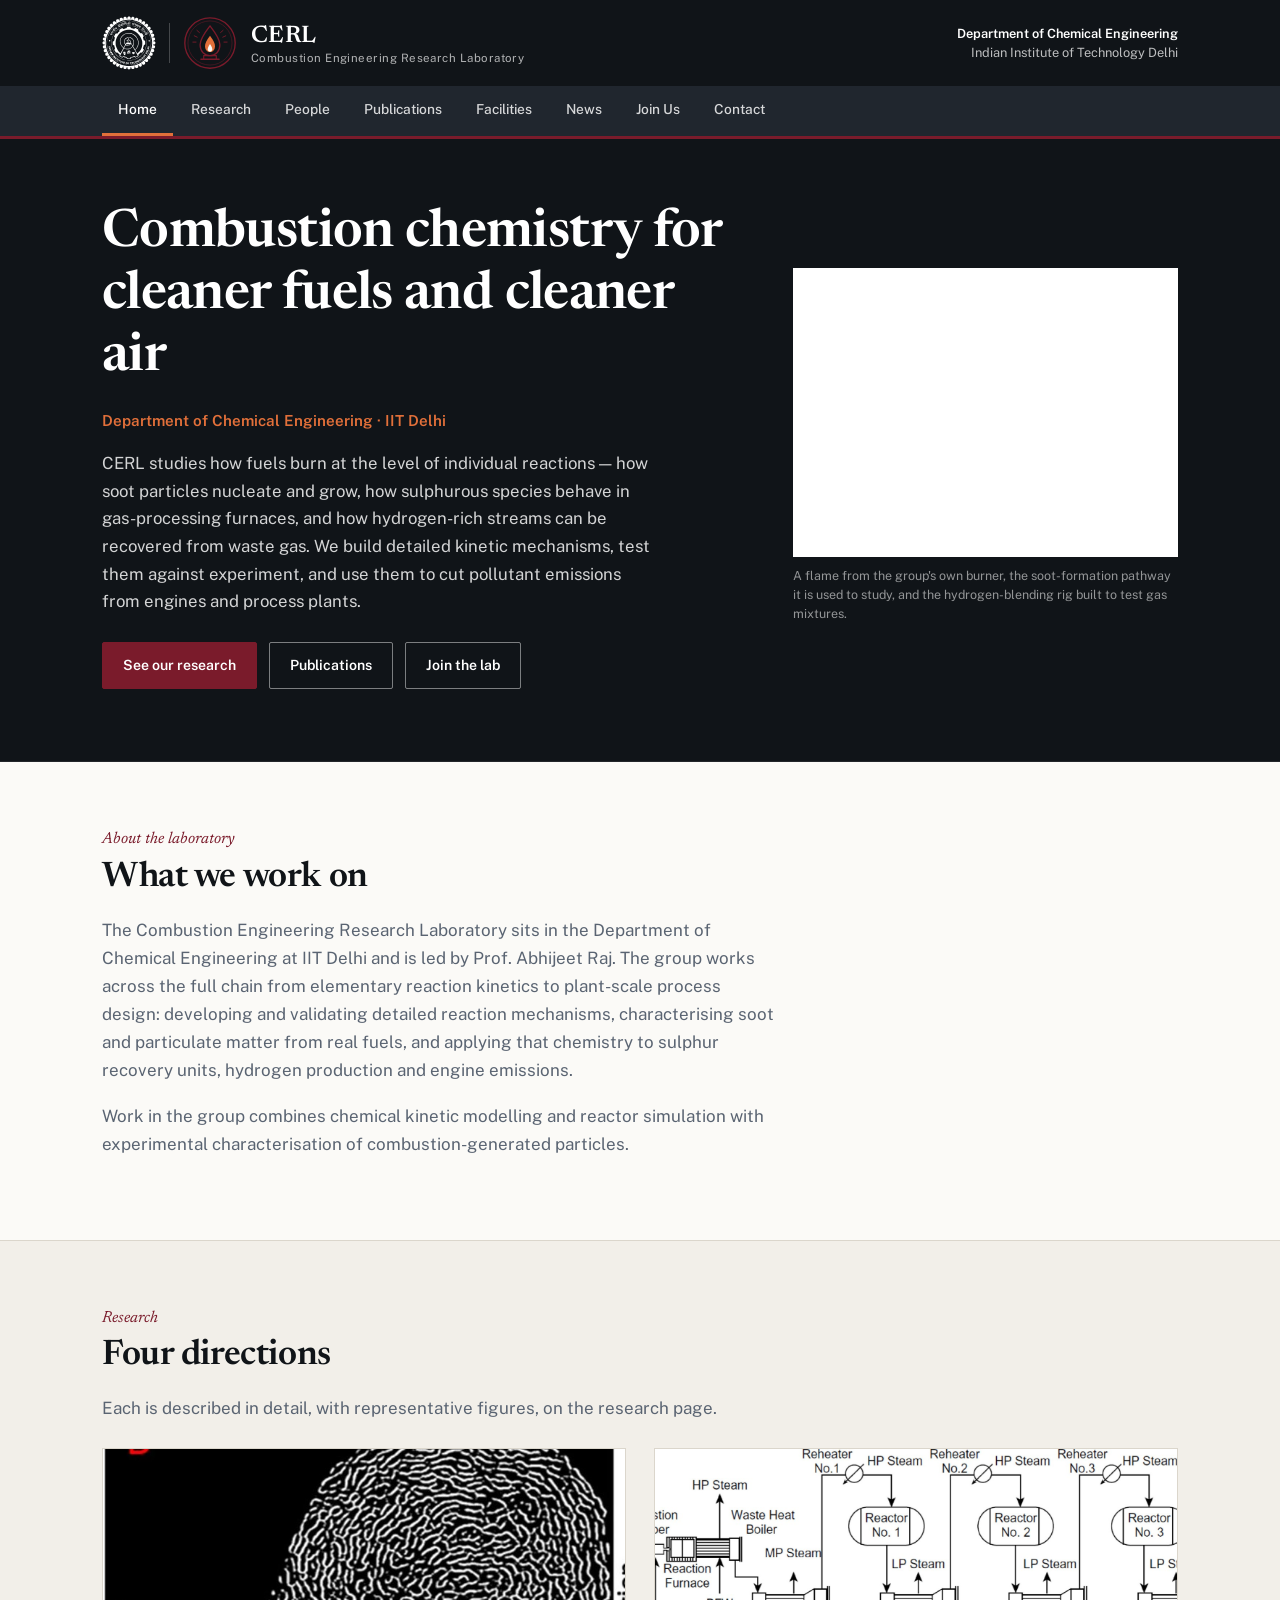
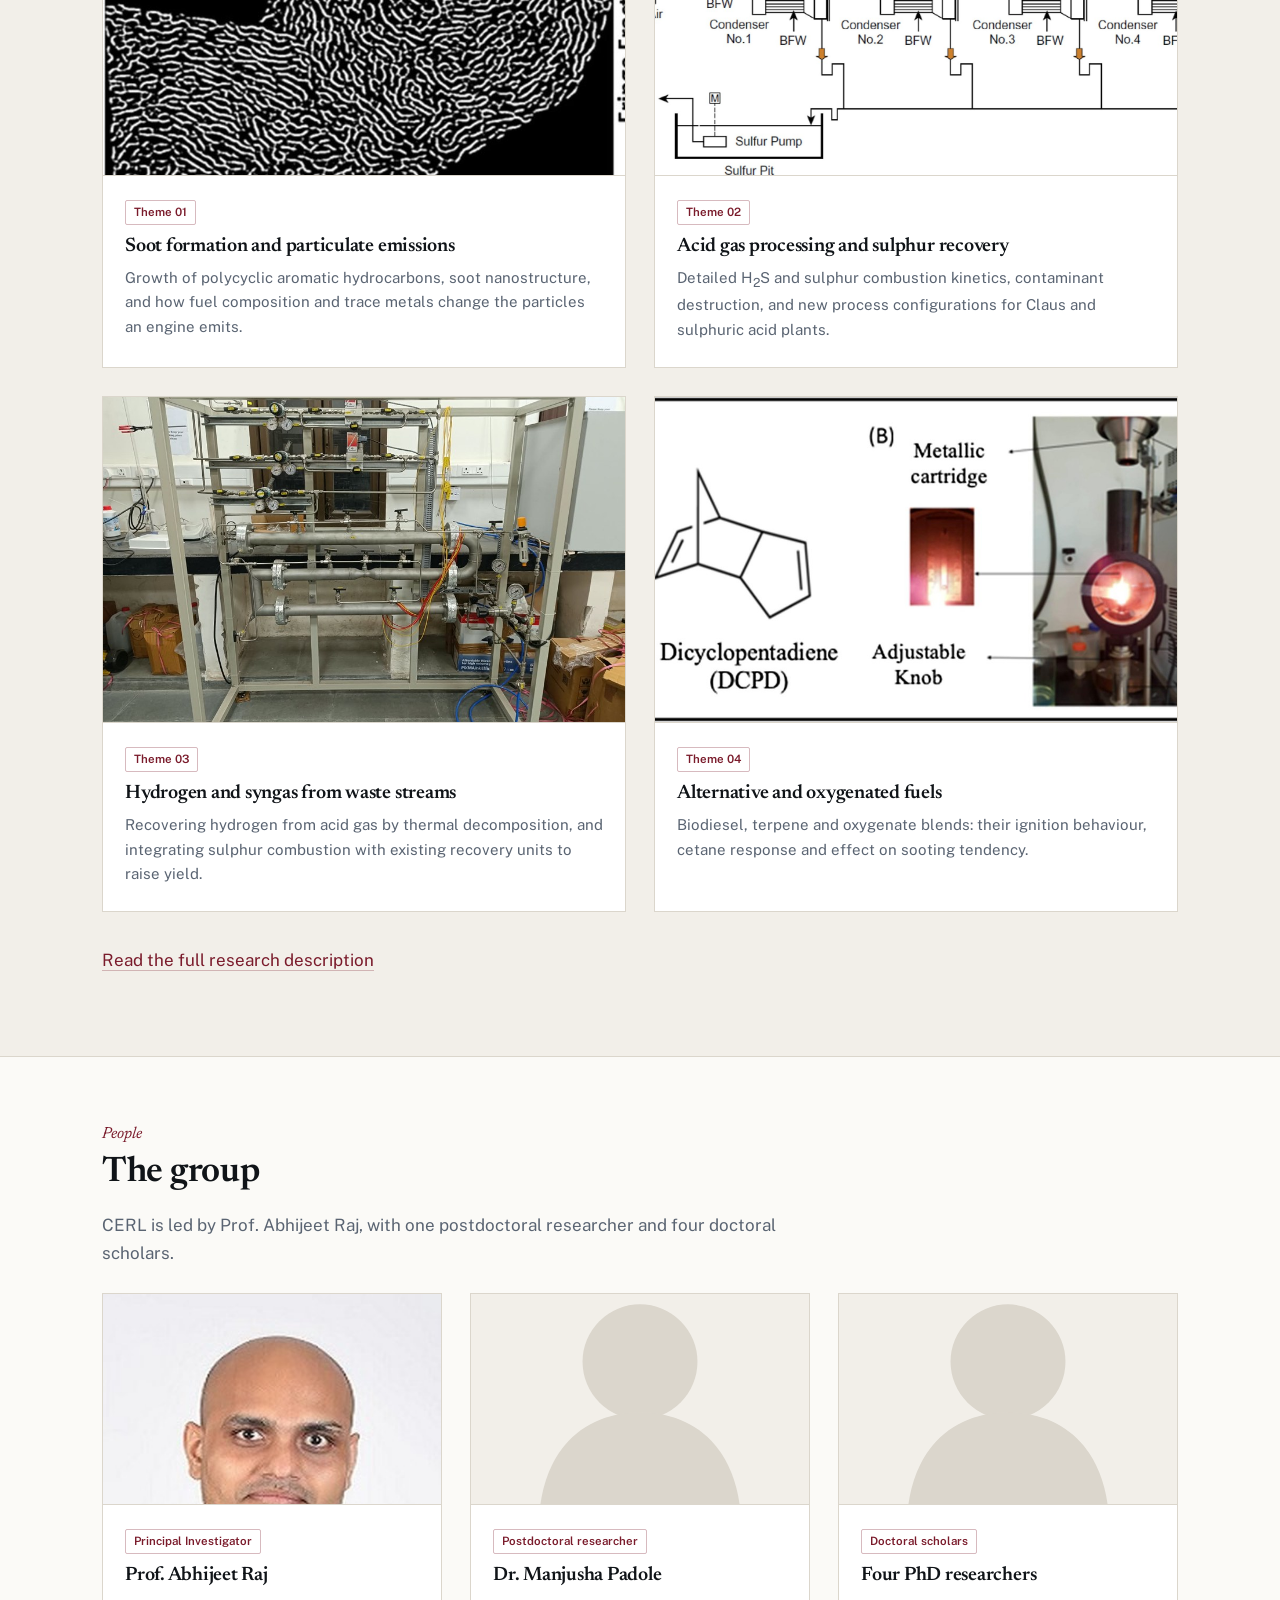
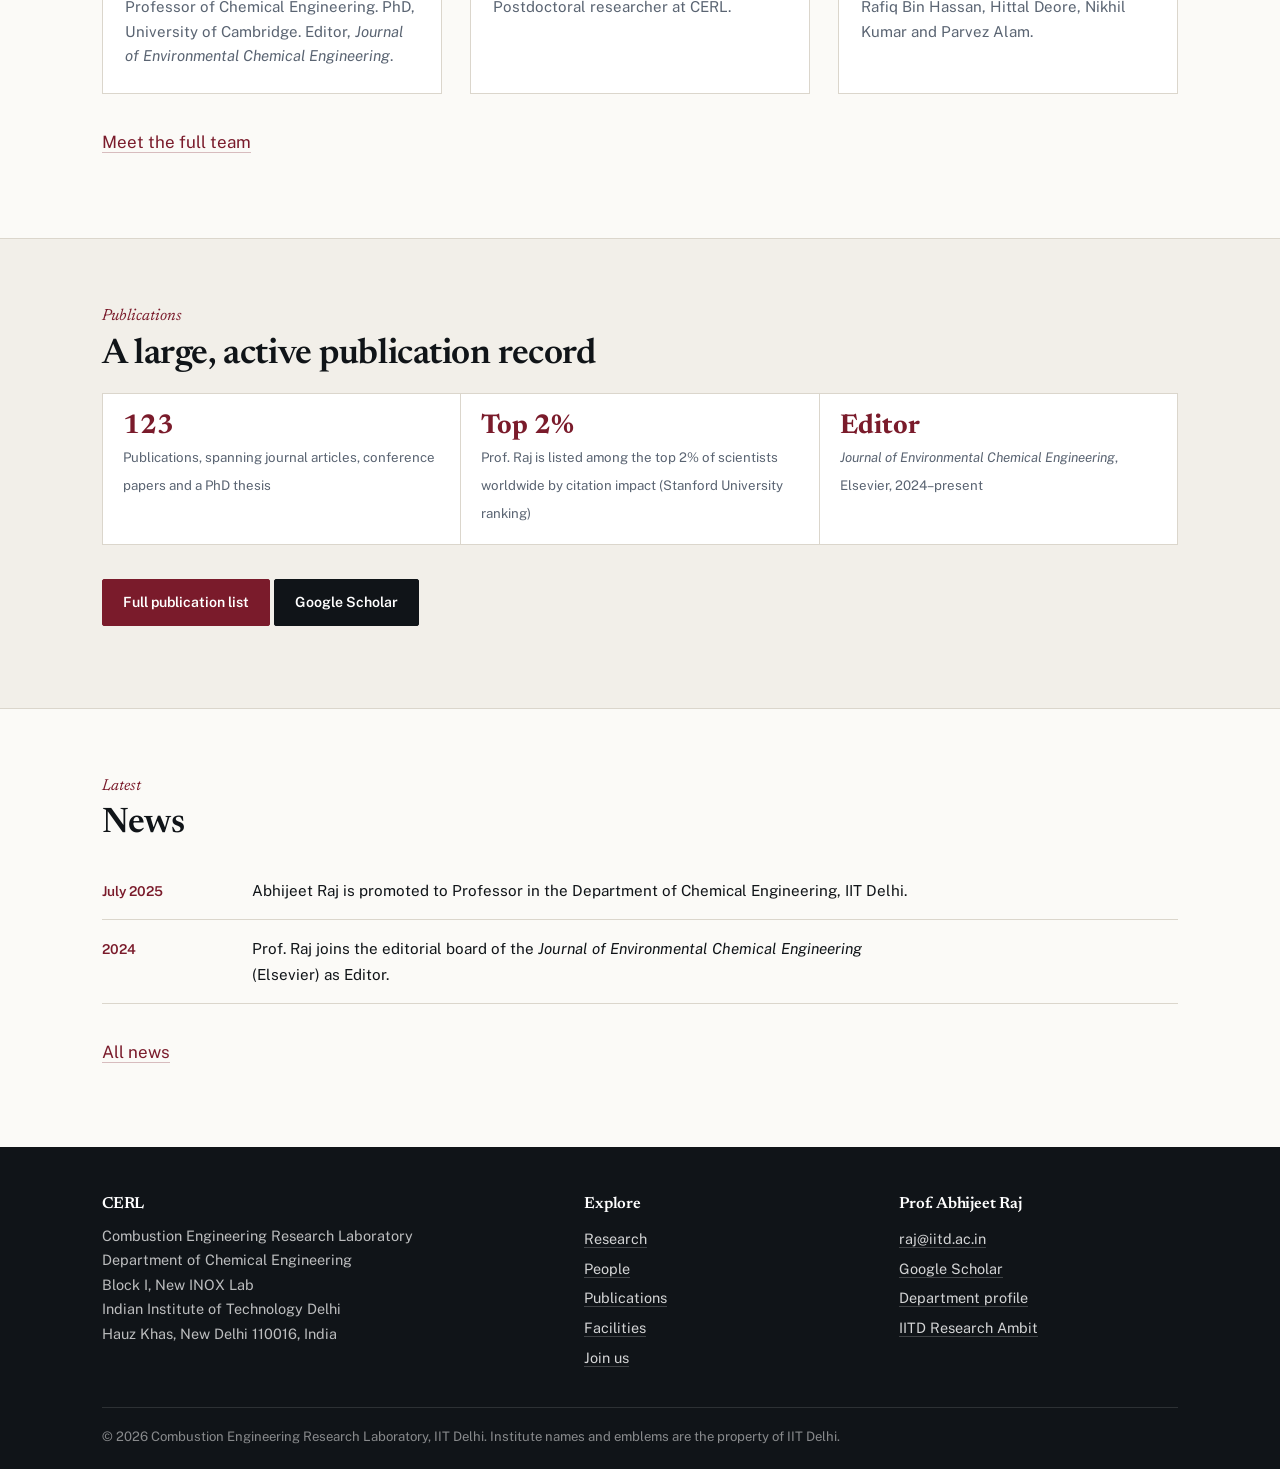
<file: index.html>
<!DOCTYPE html>
<html lang="en">
<head>
<meta charset="UTF-8">
<meta name="viewport" content="width=device-width, initial-scale=1.0">
<title>CERL &mdash; Combustion Engineering Research Laboratory | IIT Delhi</title>
<meta name="description" content="Combustion Engineering Research Laboratory (CERL), Department of Chemical Engineering, IIT Delhi. Led by Prof. Abhijeet Raj. Combustion kinetics, soot formation, acid gas processing and hydrogen.">
<link rel="icon" href="assets/img/cerl-mark.svg" type="image/svg+xml">
<link rel="preconnect" href="https://fonts.googleapis.com">
<link rel="preconnect" href="https://fonts.gstatic.com" crossorigin>
<link href="https://fonts.googleapis.com/css2?family=Newsreader:ital,opsz,wght@0,6..72,400;0,600;1,6..72,400&family=Public+Sans:wght@400;500;600;700&display=swap" rel="stylesheet">
<link rel="stylesheet" href="assets/css/style.css">
</head>
<body>
<header class="site-header">
  <div class="header-top">
    <a href="index.html" class="brand">
      <div class="brand-lockup">
        <img class="iitd-logo" src="assets/img/iitd_logo.svg" alt="Indian Institute of Technology Delhi">
        <div class="rule-v"></div>
        <img class="iitd-logo cerl-logo" src="assets/img/cerl-mark.svg" alt="">
      </div>
      <div class="brand-text">
        <span class="brand-name">CERL</span>
        <span class="brand-sub">Combustion Engineering Research Laboratory</span>
      </div>
    </a>
    <div class="header-affil">
      <strong>Department of Chemical Engineering</strong><br>
      Indian Institute of Technology Delhi
    </div>
  </div>
  <nav class="site-nav">
    <button class="nav-toggle" aria-label="Show navigation menu" aria-expanded="false">&#9776;</button>
    <ul>
      <li><a href="index.html" class="active">Home</a></li>
      <li><a href="research.html">Research</a></li>
      <li><a href="people.html">People</a></li>
      <li><a href="publications.html">Publications</a></li>
      <li><a href="facilities.html">Facilities</a></li>
      <li><a href="news.html">News</a></li>
      <li><a href="join.html">Join Us</a></li>
      <li><a href="contact.html">Contact</a></li>
    </ul>
  </nav>
</header>
<section class="hero">
  <div class="container">
    <div class="hero-grid">
      <div>
        <h1>Combustion chemistry for cleaner fuels and cleaner air</h1>
        <p class="hero-affil">Department of Chemical Engineering &middot; IIT Delhi</p>
        <p class="hero-statement">
          CERL studies how fuels burn at the level of individual reactions &mdash; how soot particles
          nucleate and grow, how sulphurous species behave in gas-processing furnaces, and how
          hydrogen-rich streams can be recovered from waste gas. We build detailed kinetic
          mechanisms, test them against experiment, and use them to cut pollutant emissions from
          engines and process plants.
        </p>
        <div class="hero-buttons">
          <a href="research.html" class="btn btn-primary">See our research</a>
          <a href="publications.html" class="btn btn-outline">Publications</a>
          <a href="join.html" class="btn btn-outline">Join the lab</a>
        </div>
      </div>
      <div><div class="hero-figure hero-slideshow">
  <img src="assets/img/facilities/diffusion-flame-setup.jpg" alt="A laminar diffusion flame burning on the group's wick-fed burner, used for soot generation and smoke-point measurement.">
  <img src="assets/img/research/soot-formation-pathway.jpg" alt="Schematic of soot formation: fuel pyrolysis, formation of the first aromatic ring, PAH growth, particle inception, surface growth and agglomeration, and oxidation at the flame sheet.">
  <img src="assets/img/facilities/h2-mixing-column.jpg" alt="Hydrogen blending and gas-mixing rig in the laboratory.">
</div>
<p class="figcap">A flame from the group's own burner, the soot-formation pathway it is used to
study, and the hydrogen-blending rig built to test gas mixtures.</p></div>
    </div>
  </div>
</section>

<section class="section">
  <div class="container">
    <div class="section-kicker">About the laboratory</div>
    <h2 class="section-title">What we work on</h2>
    <p class="section-intro">
      The Combustion Engineering Research Laboratory sits in the Department of Chemical
      Engineering at IIT Delhi and is led by Prof. Abhijeet Raj. The group works across the
      full chain from elementary reaction kinetics to plant-scale process design: developing
      and validating detailed reaction mechanisms, characterising soot and particulate matter
      from real fuels, and applying that chemistry to sulphur recovery units, hydrogen
      production and engine emissions.
    </p>
    <p class="section-intro">
      Work in the group combines chemical kinetic modelling and reactor simulation with
      experimental characterisation of combustion-generated particles.
    </p>
  </div>
</section>

<section class="section section-alt">
  <div class="container">
    <div class="section-kicker">Research</div>
    <h2 class="section-title">Four directions</h2>
    <p class="section-intro">Each is described in detail, with representative figures, on the research page.</p>
    <div class="grid grid-2" style="margin-top:26px">
      <div class="card">
        <div class="card-media"><img src="assets/img/research/soot-nanostructure-hrtem.jpg" alt="HRTEM fringe analysis of soot particles"></div>
        <div class="card-body">
          <span class="tag">Theme 01</span>
          <h3>Soot formation and particulate emissions</h3>
          <p>Growth of polycyclic aromatic hydrocarbons, soot nanostructure, and how fuel
          composition and trace metals change the particles an engine emits.</p>
        </div>
      </div>
      <div class="card">
        <div class="card-media"><img src="assets/img/research/claus-sru-schematic.jpg" alt="Claus sulphur recovery unit schematic"></div>
        <div class="card-body">
          <span class="tag">Theme 02</span>
          <h3>Acid gas processing and sulphur recovery</h3>
          <p>Detailed H<sub>2</sub>S and sulphur combustion kinetics, contaminant destruction, and
          new process configurations for Claus and sulphuric acid plants.</p>
        </div>
      </div>
      <div class="card">
        <div class="card-media"><img src="assets/img/facilities/h2-mixing-column.jpg" alt="Hydrogen blending column"></div>
        <div class="card-body">
          <span class="tag">Theme 03</span>
          <h3>Hydrogen and syngas from waste streams</h3>
          <p>Recovering hydrogen from acid gas by thermal decomposition, and integrating sulphur
          combustion with existing recovery units to raise yield.</p>
        </div>
      </div>
      <div class="card">
        <div class="card-media"><img src="assets/img/research/fuel-additives-burner.jpg" alt="Fuel additive structures and burner setup"></div>
        <div class="card-body">
          <span class="tag">Theme 04</span>
          <h3>Alternative and oxygenated fuels</h3>
          <p>Biodiesel, terpene and oxygenate blends: their ignition behaviour, cetane response
          and effect on sooting tendency.</p>
        </div>
      </div>
    </div>
    <p class="mt-lg"><a href="research.html">Read the full research description</a></p>
  </div>
</section>

<section class="section">
  <div class="container">
    <div class="section-kicker">People</div>
    <h2 class="section-title">The group</h2>
    <p class="section-intro">
      CERL is led by Prof. Abhijeet Raj, with one postdoctoral researcher and four doctoral
      scholars.
    </p>
    <div class="grid grid-3" style="margin-top:26px">
      <div class="card">
        <div class="card-media"><img src="assets/img/people/abhijeet-raj.jpg" alt="Prof. Abhijeet Raj" style="object-position:top"></div>
        <div class="card-body">
          <span class="tag">Principal Investigator</span>
          <h3>Prof. Abhijeet Raj</h3>
          <p>Professor of Chemical Engineering. PhD, University of Cambridge. Editor,
          <em>Journal of Environmental Chemical Engineering</em>.</p>
        </div>
      </div>
      <div class="card">
        <div class="card-media"><img src="assets/img/people/avatar-placeholder.svg" alt=""></div>
        <div class="card-body">
          <span class="tag">Postdoctoral researcher</span>
          <h3>Dr. Manjusha Padole</h3>
          <p>Postdoctoral researcher at CERL.</p>
        </div>
      </div>
      <div class="card">
        <div class="card-media"><img src="assets/img/people/avatar-placeholder.svg" alt=""></div>
        <div class="card-body">
          <span class="tag">Doctoral scholars</span>
          <h3>Four PhD researchers</h3>
          <p>Rafiq Bin Hassan, Hittal Deore, Nikhil Kumar and Parvez Alam.</p>
        </div>
      </div>
    </div>
    <p class="mt-lg"><a href="people.html">Meet the full team</a></p>
  </div>
</section>

<section class="section section-alt">
  <div class="container">
    <div class="section-kicker">Publications</div>
    <h2 class="section-title">A large, active publication record</h2>
    <div class="pub-stats">
      <div class="pub-stat"><b>123</b><span>Publications, spanning journal articles, conference papers and a PhD thesis</span></div>
      <div class="pub-stat"><b>Top 2%</b><span>Prof. Raj is listed among the top 2% of scientists worldwide by citation impact (Stanford University ranking)</span></div>
      <div class="pub-stat"><b>Editor</b><span><em>Journal of Environmental Chemical Engineering</em>, Elsevier, 2024&ndash;present</span></div>
    </div>
    <p class="mt-lg">
      <a href="publications.html" class="btn btn-primary">Full publication list</a>
      <a href="https://scholar.google.com/citations?hl=en&user=QyO7aqgAAAAJ&view_op=list_works&sortby=pubdate" target="_blank" rel="noopener" class="btn btn-scholar">Google Scholar</a>
    </p>
  </div>
</section>

<section class="section">
  <div class="container">
    <div class="section-kicker">Latest</div>
    <h2 class="section-title">News</h2>
    <ul class="news-list">
      <li>
        <div class="news-date">July 2025</div>
        <p>Abhijeet Raj is promoted to Professor in the Department of Chemical Engineering,
        IIT Delhi.</p>
      </li>
      <li>
        <div class="news-date">2024</div>
        <p>Prof. Raj joins the editorial board of the <em>Journal of Environmental Chemical
        Engineering</em> (Elsevier) as Editor.</p>
      </li>
    </ul>
    <p class="mt-lg"><a href="news.html">All news</a></p>
  </div>
</section>
<footer class="site-footer">
  <div class="container">
    <div class="footer-grid">
      <div>
        <h4>CERL</h4>
        <p>Combustion Engineering Research Laboratory<br>
        Department of Chemical Engineering<br>
        Block I, New INOX Lab<br>
        Indian Institute of Technology Delhi<br>
        Hauz Khas, New Delhi 110016, India</p>
      </div>
      <div>
        <h4>Explore</h4>
        <ul>
          <li><a href="research.html">Research</a></li>
          <li><a href="people.html">People</a></li>
          <li><a href="publications.html">Publications</a></li>
          <li><a href="facilities.html">Facilities</a></li>
          <li><a href="join.html">Join us</a></li>
        </ul>
      </div>
      <div>
        <h4>Prof. Abhijeet Raj</h4>
        <ul>
          <li><a href="mailto:raj@iitd.ac.in">raj@iitd.ac.in</a></li>
          <li><a href="https://scholar.google.com/citations?hl=en&user=QyO7aqgAAAAJ&view_op=list_works&sortby=pubdate" target="_blank" rel="noopener">Google Scholar</a></li>
          <li><a href="https://chemical.iitd.ac.in/faculty/abhijeet-raj/" target="_blank" rel="noopener">Department profile</a></li>
          <li><a href="https://researchambit.iitd.ac.in/faculty/raj" target="_blank" rel="noopener">IITD Research Ambit</a></li>
        </ul>
      </div>
    </div>
    <div class="footer-bottom">
      &copy; <span id="year"></span> Combustion Engineering Research Laboratory, IIT Delhi.
      Institute names and emblems are the property of IIT Delhi.
    </div>
  </div>
</footer>

<script src="assets/js/main.js"></script>
</body>
</html>
</file>
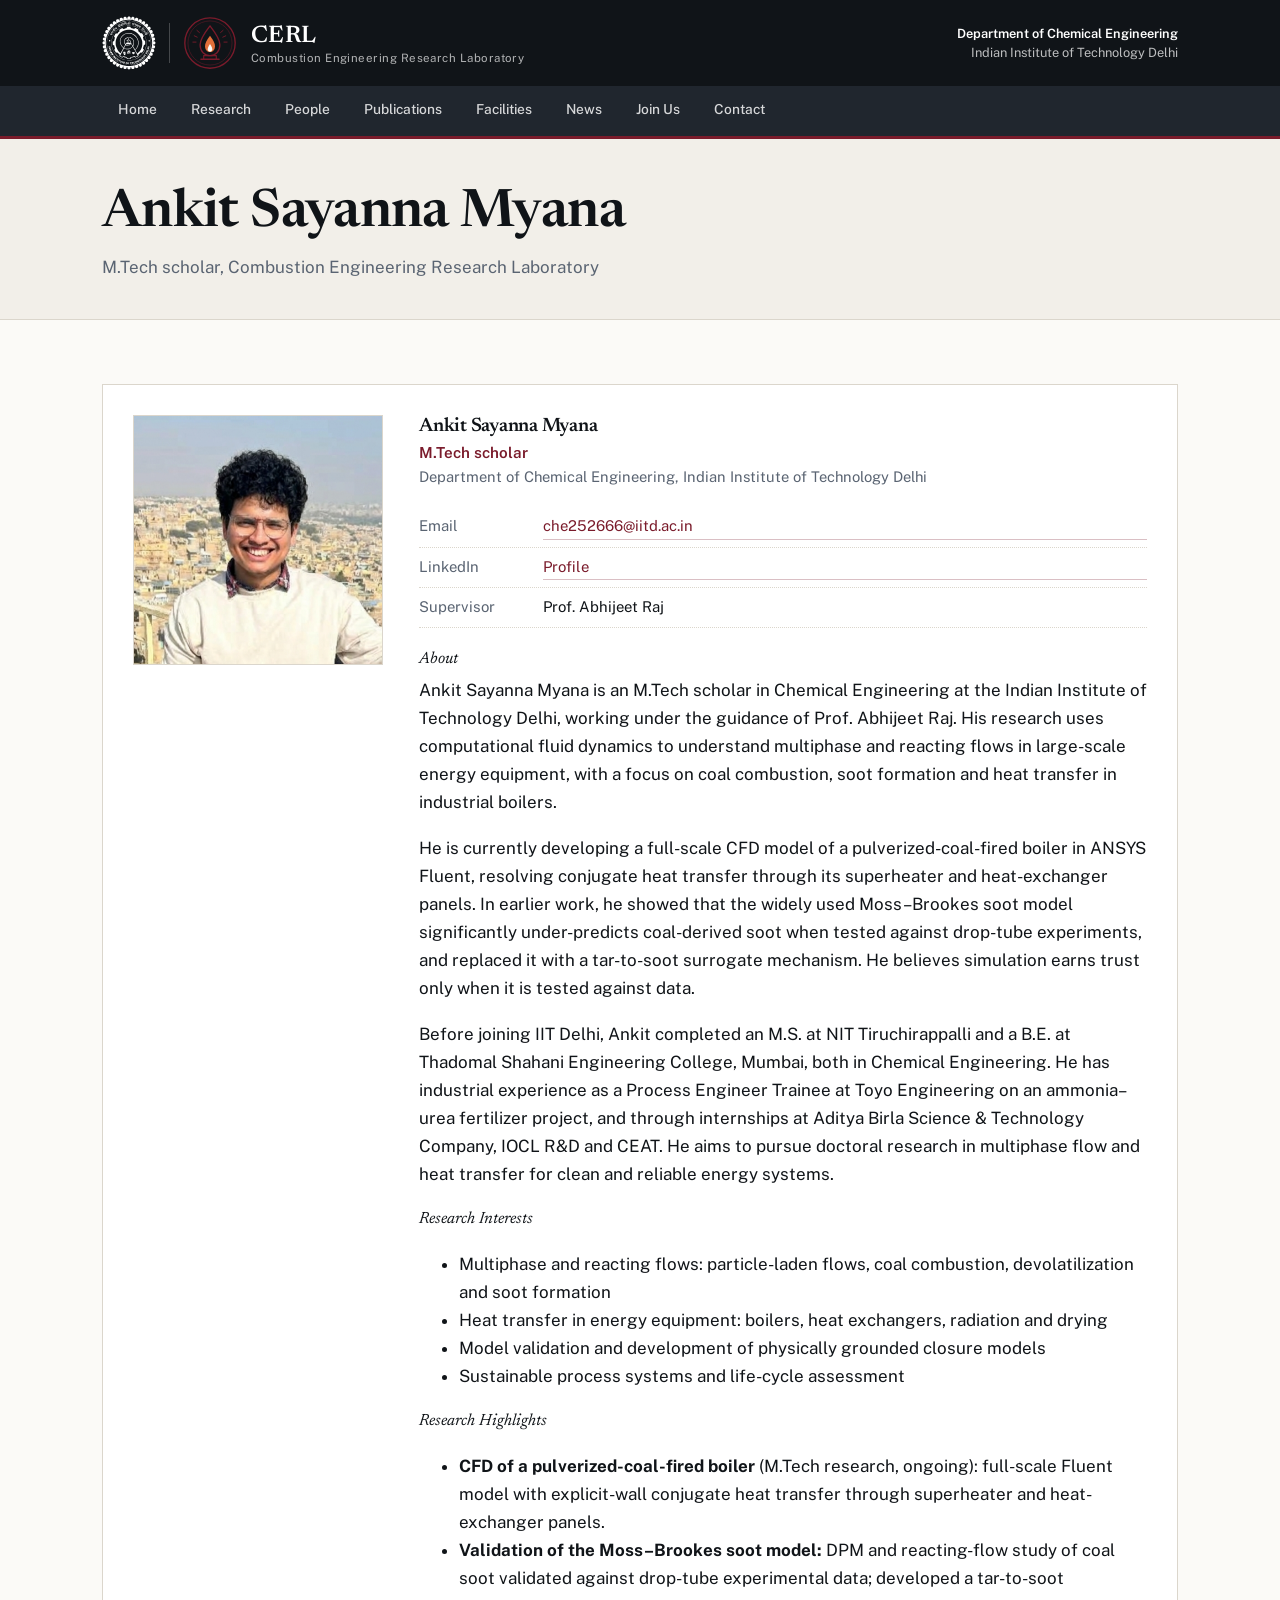
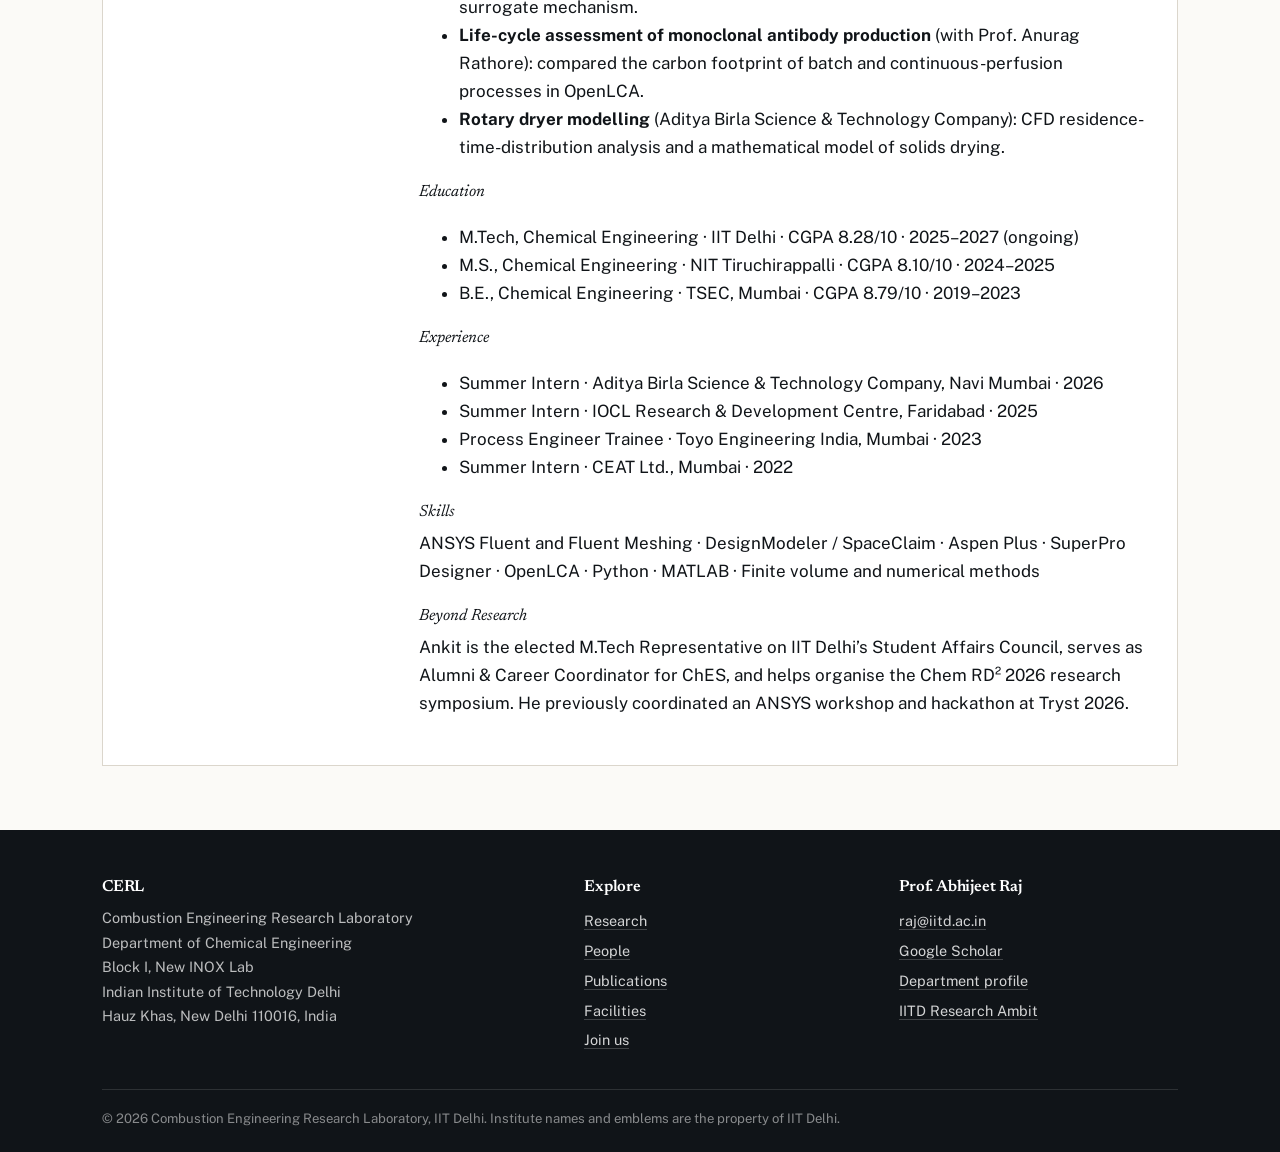
<file: ankit-sayanna-myana.html>
<!DOCTYPE html>
<html lang="en">
<head>
<meta charset="UTF-8">
<meta name="viewport" content="width=device-width, initial-scale=1.0">
<title>Ankit Sayanna Myana &mdash; CERL | IIT Delhi</title>
<meta name="description" content="Ankit Sayanna Myana, M.Tech scholar at the Combustion Engineering Research Laboratory, IIT Delhi.">
<link rel="icon" href="assets/img/cerl-mark.svg" type="image/svg+xml">
<link rel="preconnect" href="https://fonts.googleapis.com">
<link rel="preconnect" href="https://fonts.gstatic.com" crossorigin>
<link href="https://fonts.googleapis.com/css2?family=Newsreader:ital,opsz,wght@0,6..72,400;0,600;1,6..72,400&family=Public+Sans:wght@400;500;600;700&display=swap" rel="stylesheet">
<link rel="stylesheet" href="assets/css/style.css">
</head>
<body>
<header class="site-header">
  <div class="header-top">
    <a href="index.html" class="brand">
      <div class="brand-lockup">
        <img class="iitd-logo" src="assets/img/iitd_logo.svg" alt="Indian Institute of Technology Delhi">
        <div class="rule-v"></div>
        <img class="iitd-logo cerl-logo" src="assets/img/cerl-mark.svg" alt="">
      </div>
      <div class="brand-text">
        <span class="brand-name">CERL</span>
        <span class="brand-sub">Combustion Engineering Research Laboratory</span>
      </div>
    </a>
    <div class="header-affil">
      <strong>Department of Chemical Engineering</strong><br>
      Indian Institute of Technology Delhi
    </div>
  </div>
  <nav class="site-nav">
    <button class="nav-toggle" aria-label="Show navigation menu" aria-expanded="false">&#9776;</button>
    <ul>
      <li><a href="index.html">Home</a></li>
      <li><a href="research.html">Research</a></li>
      <li><a href="people.html">People</a></li>
      <li><a href="publications.html">Publications</a></li>
      <li><a href="facilities.html">Facilities</a></li>
      <li><a href="news.html">News</a></li>
      <li><a href="join.html">Join Us</a></li>
      <li><a href="contact.html">Contact</a></li>
    </ul>
  </nav>
</header>
<section class="page-header">
  <div class="container">
    <h1>Ankit Sayanna Myana</h1>
    <p>M.Tech scholar, Combustion Engineering Research Laboratory</p>
  </div>
</section>

<section class="section">
  <div class="container">

    <div class="pi-card">
      <div>
        <img class="pi-photo" src="assets/img/people/ankit-sayanna-myana.png" alt="Ankit Sayanna Myana">
      </div>
      <div>
        <h3 class="pi-name">Ankit Sayanna Myana</h3>
        <div class="pi-role">M.Tech scholar</div>
        <div class="pi-affil">Department of Chemical Engineering, Indian Institute of Technology Delhi</div>

        <ul class="pi-facts">
          <li><span>Email</span> <a href="mailto:che252666@iitd.ac.in">che252666@iitd.ac.in</a></li>
          <li><span>LinkedIn</span> <a href="https://www.linkedin.com/in/ankit-myana-24b5051b9" target="_blank" rel="noopener">Profile</a></li>
          <li><span>Supervisor</span> Prof. Abhijeet Raj</li>
        </ul>

        <div class="field-label">About</div>
        <p>Ankit Sayanna Myana is an M.Tech scholar in Chemical Engineering at the Indian Institute of Technology Delhi, working under the guidance of Prof. Abhijeet Raj. His research uses computational fluid dynamics to understand multiphase and reacting flows in large-scale energy equipment, with a focus on coal combustion, soot formation and heat transfer in industrial boilers.</p>
        <p>He is currently developing a full-scale CFD model of a pulverized-coal-fired boiler in ANSYS Fluent, resolving conjugate heat transfer through its superheater and heat-exchanger panels. In earlier work, he showed that the widely used Moss&ndash;Brookes soot model significantly under-predicts coal-derived soot when tested against drop-tube experiments, and replaced it with a tar-to-soot surrogate mechanism. He believes simulation earns trust only when it is tested against data.</p>
        <p>Before joining IIT Delhi, Ankit completed an M.S. at NIT Tiruchirappalli and a B.E. at Thadomal Shahani Engineering College, Mumbai, both in Chemical Engineering. He has industrial experience as a Process Engineer Trainee at Toyo Engineering on an ammonia&ndash;urea fertilizer project, and through internships at Aditya Birla Science &amp; Technology Company, IOCL R&amp;D and CEAT. He aims to pursue doctoral research in multiphase flow and heat transfer for clean and reliable energy systems.</p>

        <div class="field-label">Research Interests</div>
        <ul>
          <li>Multiphase and reacting flows: particle-laden flows, coal combustion, devolatilization and soot formation</li>
          <li>Heat transfer in energy equipment: boilers, heat exchangers, radiation and drying</li>
          <li>Model validation and development of physically grounded closure models</li>
          <li>Sustainable process systems and life-cycle assessment</li>
        </ul>

        <div class="field-label">Research Highlights</div>
        <ul>
          <li><strong>CFD of a pulverized-coal-fired boiler</strong> (M.Tech research, ongoing): full-scale Fluent model with explicit-wall conjugate heat transfer through superheater and heat-exchanger panels.</li>
          <li><strong>Validation of the Moss&ndash;Brookes soot model:</strong> DPM and reacting-flow study of coal soot validated against drop-tube experimental data; developed a tar-to-soot surrogate mechanism.</li>
          <li><strong>Life-cycle assessment of monoclonal antibody production</strong> (with Prof. Anurag Rathore): compared the carbon footprint of batch and continuous-perfusion processes in OpenLCA.</li>
          <li><strong>Rotary dryer modelling</strong> (Aditya Birla Science &amp; Technology Company): CFD residence-time-distribution analysis and a mathematical model of solids drying.</li>
        </ul>

        <div class="field-label">Education</div>
        <ul>
          <li>M.Tech, Chemical Engineering &middot; IIT Delhi &middot; CGPA 8.28/10 &middot; 2025&ndash;2027 (ongoing)</li>
          <li>M.S., Chemical Engineering &middot; NIT Tiruchirappalli &middot; CGPA 8.10/10 &middot; 2024&ndash;2025</li>
          <li>B.E., Chemical Engineering &middot; TSEC, Mumbai &middot; CGPA 8.79/10 &middot; 2019&ndash;2023</li>
        </ul>

        <div class="field-label">Experience</div>
        <ul>
          <li>Summer Intern &middot; Aditya Birla Science &amp; Technology Company, Navi Mumbai &middot; 2026</li>
          <li>Summer Intern &middot; IOCL Research &amp; Development Centre, Faridabad &middot; 2025</li>
          <li>Process Engineer Trainee &middot; Toyo Engineering India, Mumbai &middot; 2023</li>
          <li>Summer Intern &middot; CEAT Ltd., Mumbai &middot; 2022</li>
        </ul>

        <div class="field-label">Skills</div>
        <p>ANSYS Fluent and Fluent Meshing &middot; DesignModeler / SpaceClaim &middot; Aspen Plus &middot; SuperPro Designer &middot; OpenLCA &middot; Python &middot; MATLAB &middot; Finite volume and numerical methods</p>

        <div class="field-label">Beyond Research</div>
        <p>Ankit is the elected M.Tech Representative on IIT Delhi&rsquo;s Student Affairs Council, serves as Alumni &amp; Career Coordinator for ChES, and helps organise the Chem RD&sup2; 2026 research symposium. He previously coordinated an ANSYS workshop and hackathon at Tryst 2026.</p>

      </div>
    </div>

  </div>
</section>
<footer class="site-footer">
  <div class="container">
    <div class="footer-grid">
      <div>
        <h4>CERL</h4>
        <p>Combustion Engineering Research Laboratory<br>
        Department of Chemical Engineering<br>
        Block I, New INOX Lab<br>
        Indian Institute of Technology Delhi<br>
        Hauz Khas, New Delhi 110016, India</p>
      </div>
      <div>
        <h4>Explore</h4>
        <ul>
          <li><a href="research.html">Research</a></li>
          <li><a href="people.html">People</a></li>
          <li><a href="publications.html">Publications</a></li>
          <li><a href="facilities.html">Facilities</a></li>
          <li><a href="join.html">Join us</a></li>
        </ul>
      </div>
      <div>
        <h4>Prof. Abhijeet Raj</h4>
        <ul>
          <li><a href="mailto:raj@iitd.ac.in">raj@iitd.ac.in</a></li>
          <li><a href="https://scholar.google.com/citations?hl=en&user=QyO7aqgAAAAJ&view_op=list_works&sortby=pubdate" target="_blank" rel="noopener">Google Scholar</a></li>
          <li><a href="https://chemical.iitd.ac.in/faculty/abhijeet-raj/" target="_blank" rel="noopener">Department profile</a></li>
          <li><a href="https://researchambit.iitd.ac.in/faculty/raj" target="_blank" rel="noopener">IITD Research Ambit</a></li>
        </ul>
      </div>
    </div>
    <div class="footer-bottom">
      &copy; <span id="year"></span> Combustion Engineering Research Laboratory, IIT Delhi.
      Institute names and emblems are the property of IIT Delhi.
    </div>
  </div>
</footer>

<script src="assets/js/main.js"></script>
</body>
</html>
</file>
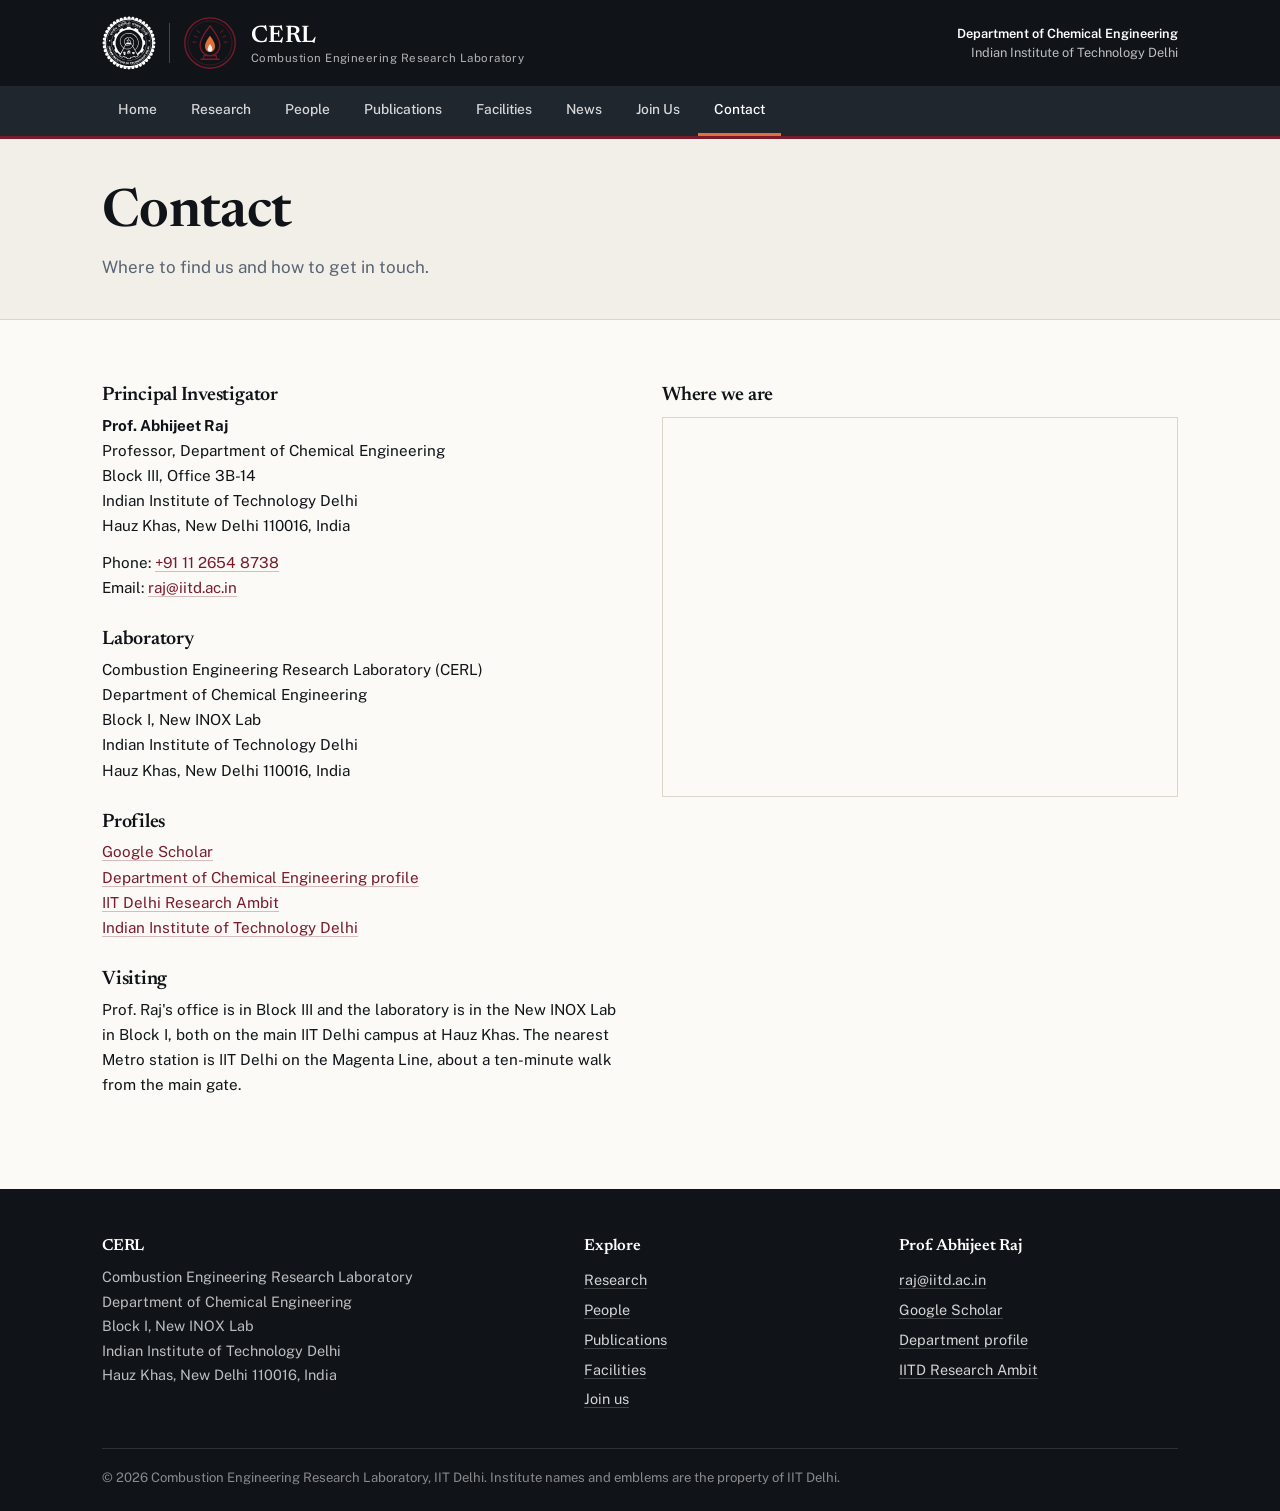
<file: contact.html>
<!DOCTYPE html>
<html lang="en">
<head>
<meta charset="UTF-8">
<meta name="viewport" content="width=device-width, initial-scale=1.0">
<title>Contact &mdash; CERL | IIT Delhi</title>
<meta name="description" content="Contact the Combustion Engineering Research Laboratory, Department of Chemical Engineering, IIT Delhi.">
<link rel="icon" href="assets/img/cerl-mark.svg" type="image/svg+xml">
<link rel="preconnect" href="https://fonts.googleapis.com">
<link rel="preconnect" href="https://fonts.gstatic.com" crossorigin>
<link href="https://fonts.googleapis.com/css2?family=Newsreader:ital,opsz,wght@0,6..72,400;0,600;1,6..72,400&family=Public+Sans:wght@400;500;600;700&display=swap" rel="stylesheet">
<link rel="stylesheet" href="assets/css/style.css">
</head>
<body>
<header class="site-header">
  <div class="header-top">
    <a href="index.html" class="brand">
      <div class="brand-lockup">
        <img class="iitd-logo" src="assets/img/iitd_logo.svg" alt="Indian Institute of Technology Delhi">
        <div class="rule-v"></div>
        <img class="iitd-logo cerl-logo" src="assets/img/cerl-mark.svg" alt="">
      </div>
      <div class="brand-text">
        <span class="brand-name">CERL</span>
        <span class="brand-sub">Combustion Engineering Research Laboratory</span>
      </div>
    </a>
    <div class="header-affil">
      <strong>Department of Chemical Engineering</strong><br>
      Indian Institute of Technology Delhi
    </div>
  </div>
  <nav class="site-nav">
    <button class="nav-toggle" aria-label="Show navigation menu" aria-expanded="false">&#9776;</button>
    <ul>
      <li><a href="index.html">Home</a></li>
      <li><a href="research.html">Research</a></li>
      <li><a href="people.html">People</a></li>
      <li><a href="publications.html">Publications</a></li>
      <li><a href="facilities.html">Facilities</a></li>
      <li><a href="news.html">News</a></li>
      <li><a href="join.html">Join Us</a></li>
      <li><a href="contact.html" class="active">Contact</a></li>
    </ul>
  </nav>
</header>
<section class="page-header">
  <div class="container">
    <h1>Contact</h1>
    <p>Where to find us and how to get in touch.</p>
  </div>
</section>

<section class="section">
  <div class="container">
    <div class="contact-grid">
      <div>
        <div class="contact-block">
          <h3>Principal Investigator</h3>
          <p>
            <strong>Prof. Abhijeet Raj</strong><br>
            Professor, Department of Chemical Engineering<br>
            Block III, Office 3B-14<br>
            Indian Institute of Technology Delhi<br>
            Hauz Khas, New Delhi 110016, India
          </p>
          <p style="margin-top:12px">
            Phone: <a href="tel:+911126548738">+91 11 2654 8738</a><br>
            Email: <a href="mailto:raj@iitd.ac.in">raj@iitd.ac.in</a>
          </p>
        </div>

        <div class="contact-block">
          <h3>Laboratory</h3>
          <p>
            Combustion Engineering Research Laboratory (CERL)<br>
            Department of Chemical Engineering<br>
            Block I, New INOX Lab<br>
            Indian Institute of Technology Delhi<br>
            Hauz Khas, New Delhi 110016, India
          </p>
        </div>

        <div class="contact-block">
          <h3>Profiles</h3>
          <p>
            <a href="https://scholar.google.com/citations?hl=en&user=QyO7aqgAAAAJ&view_op=list_works&sortby=pubdate" target="_blank" rel="noopener">Google Scholar</a><br>
            <a href="https://chemical.iitd.ac.in/faculty/abhijeet-raj/" target="_blank" rel="noopener">Department of Chemical Engineering profile</a><br>
            <a href="https://researchambit.iitd.ac.in/faculty/raj" target="_blank" rel="noopener">IIT Delhi Research Ambit</a><br>
            <a href="https://www.iitd.ac.in" target="_blank" rel="noopener">Indian Institute of Technology Delhi</a>
          </p>
        </div>

        <div class="contact-block">
          <h3>Visiting</h3>
          <p>Prof. Raj's office is in Block III and the laboratory is in the New INOX Lab in
          Block I, both on the main IIT Delhi campus at Hauz Khas. The nearest Metro station is
          IIT Delhi on the Magenta Line, about a ten-minute walk from the main gate.</p>
        </div>
      </div>

      <div>
        <h3>Where we are</h3>
        <iframe
          class="map-frame"
          title="Map showing IIT Delhi, Hauz Khas, New Delhi"
          loading="lazy"
          allowfullscreen
          referrerpolicy="no-referrer-when-downgrade"
          src="https://www.google.com/maps?q=Department+of+Chemical+Engineering,+IIT+Delhi,+Hauz+Khas,+New+Delhi+110016&output=embed">
        </iframe>
      </div>
    </div>
  </div>
</section>
<footer class="site-footer">
  <div class="container">
    <div class="footer-grid">
      <div>
        <h4>CERL</h4>
        <p>Combustion Engineering Research Laboratory<br>
        Department of Chemical Engineering<br>
        Block I, New INOX Lab<br>
        Indian Institute of Technology Delhi<br>
        Hauz Khas, New Delhi 110016, India</p>
      </div>
      <div>
        <h4>Explore</h4>
        <ul>
          <li><a href="research.html">Research</a></li>
          <li><a href="people.html">People</a></li>
          <li><a href="publications.html">Publications</a></li>
          <li><a href="facilities.html">Facilities</a></li>
          <li><a href="join.html">Join us</a></li>
        </ul>
      </div>
      <div>
        <h4>Prof. Abhijeet Raj</h4>
        <ul>
          <li><a href="mailto:raj@iitd.ac.in">raj@iitd.ac.in</a></li>
          <li><a href="https://scholar.google.com/citations?hl=en&user=QyO7aqgAAAAJ&view_op=list_works&sortby=pubdate" target="_blank" rel="noopener">Google Scholar</a></li>
          <li><a href="https://chemical.iitd.ac.in/faculty/abhijeet-raj/" target="_blank" rel="noopener">Department profile</a></li>
          <li><a href="https://researchambit.iitd.ac.in/faculty/raj" target="_blank" rel="noopener">IITD Research Ambit</a></li>
        </ul>
      </div>
    </div>
    <div class="footer-bottom">
      &copy; <span id="year"></span> Combustion Engineering Research Laboratory, IIT Delhi.
      Institute names and emblems are the property of IIT Delhi.
    </div>
  </div>
</footer>

<script src="assets/js/main.js"></script>
</body>
</html>
</file>
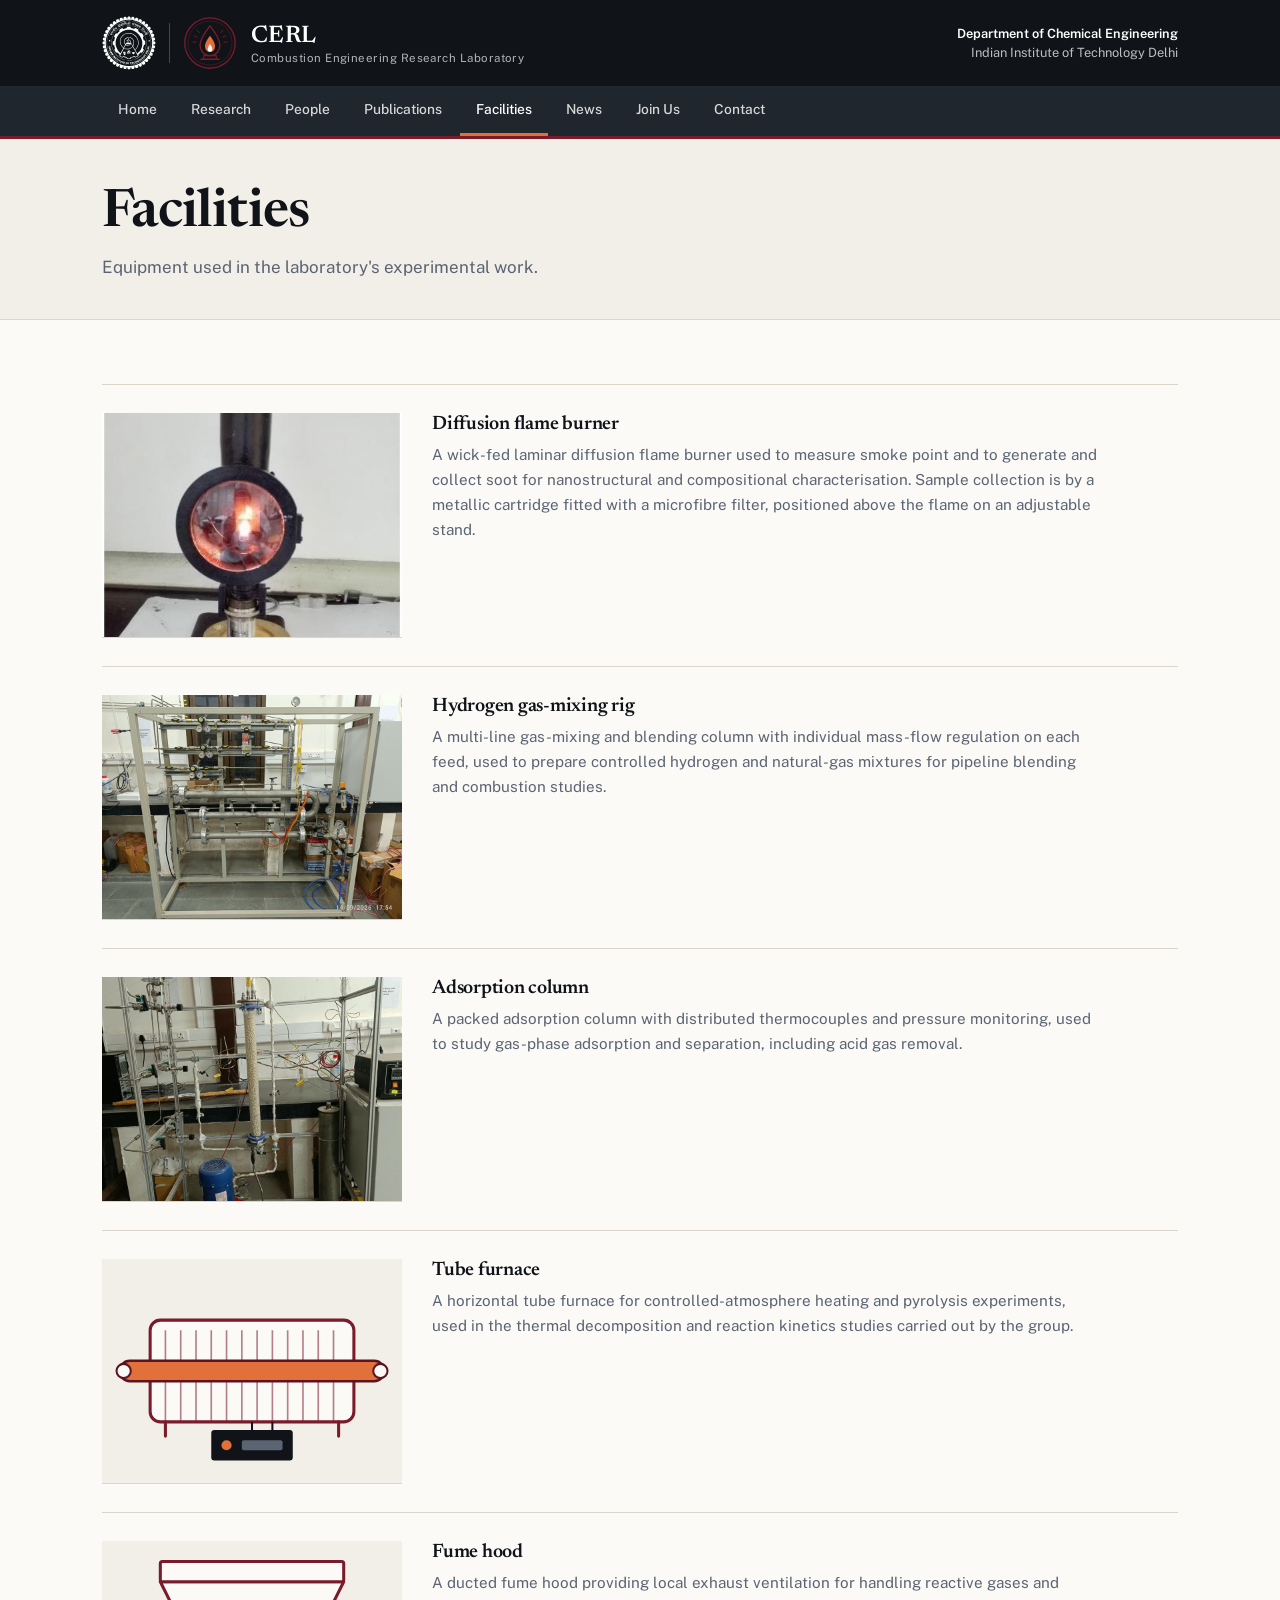
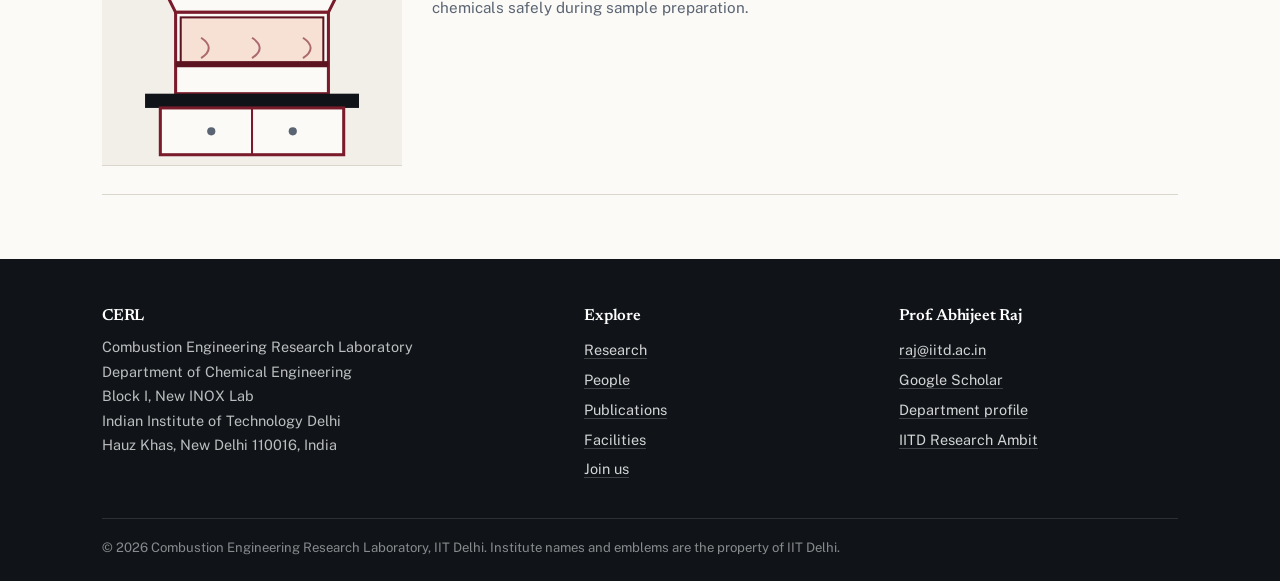
<file: facilities.html>
<!DOCTYPE html>
<html lang="en">
<head>
<meta charset="UTF-8">
<meta name="viewport" content="width=device-width, initial-scale=1.0">
<title>Facilities &mdash; CERL | IIT Delhi</title>
<meta name="description" content="Experimental facilities of CERL, IIT Delhi: diffusion flame burner, hydrogen mixing rig, adsorption column, tube furnace and fume hood.">
<link rel="icon" href="assets/img/cerl-mark.svg" type="image/svg+xml">
<link rel="preconnect" href="https://fonts.googleapis.com">
<link rel="preconnect" href="https://fonts.gstatic.com" crossorigin>
<link href="https://fonts.googleapis.com/css2?family=Newsreader:ital,opsz,wght@0,6..72,400;0,600;1,6..72,400&family=Public+Sans:wght@400;500;600;700&display=swap" rel="stylesheet">
<link rel="stylesheet" href="assets/css/style.css">
</head>
<body>
<header class="site-header">
  <div class="header-top">
    <a href="index.html" class="brand">
      <div class="brand-lockup">
        <img class="iitd-logo" src="assets/img/iitd_logo.svg" alt="Indian Institute of Technology Delhi">
        <div class="rule-v"></div>
        <img class="iitd-logo cerl-logo" src="assets/img/cerl-mark.svg" alt="">
      </div>
      <div class="brand-text">
        <span class="brand-name">CERL</span>
        <span class="brand-sub">Combustion Engineering Research Laboratory</span>
      </div>
    </a>
    <div class="header-affil">
      <strong>Department of Chemical Engineering</strong><br>
      Indian Institute of Technology Delhi
    </div>
  </div>
  <nav class="site-nav">
    <button class="nav-toggle" aria-label="Show navigation menu" aria-expanded="false">&#9776;</button>
    <ul>
      <li><a href="index.html">Home</a></li>
      <li><a href="research.html">Research</a></li>
      <li><a href="people.html">People</a></li>
      <li><a href="publications.html">Publications</a></li>
      <li><a href="facilities.html" class="active">Facilities</a></li>
      <li><a href="news.html">News</a></li>
      <li><a href="join.html">Join Us</a></li>
      <li><a href="contact.html">Contact</a></li>
    </ul>
  </nav>
</header>
<section class="page-header">
  <div class="container">
    <h1>Facilities</h1>
    <p>Equipment used in the laboratory's experimental work.</p>
  </div>
</section>

<section class="section">
  <div class="container">
    <div class="facility-item">
      <div class="card-media" style="aspect-ratio:4/3"><img src="assets/img/facilities/diffusion-flame-setup.jpg" alt="Diffusion flame burner"></div>
      <div>
        <h3>Diffusion flame burner</h3>
        <p>A wick-fed laminar diffusion flame burner used to measure smoke point and to generate and collect soot for nanostructural and compositional characterisation. Sample collection is by a metallic cartridge fitted with a microfibre filter, positioned above the flame on an adjustable stand.</p>
      </div>
    </div>
    <div class="facility-item">
      <div class="card-media" style="aspect-ratio:4/3"><img src="assets/img/facilities/h2-mixing-column.jpg" alt="Hydrogen gas-mixing rig"></div>
      <div>
        <h3>Hydrogen gas-mixing rig</h3>
        <p>A multi-line gas-mixing and blending column with individual mass-flow regulation on each feed, used to prepare controlled hydrogen and natural-gas mixtures for pipeline blending and combustion studies.</p>
      </div>
    </div>
    <div class="facility-item">
      <div class="card-media" style="aspect-ratio:4/3"><img src="assets/img/facilities/adsorption-column.jpg" alt="Adsorption column"></div>
      <div>
        <h3>Adsorption column</h3>
        <p>A packed adsorption column with distributed thermocouples and pressure monitoring, used to study gas-phase adsorption and separation, including acid gas removal.</p>
      </div>
    </div>
    <div class="facility-item">
      <div class="card-media" style="aspect-ratio:4/3"><img src="assets/img/facilities/tube-furnace.svg" alt="Tube furnace"></div>
      <div>
        <h3>Tube furnace</h3>
        <p>A horizontal tube furnace for controlled-atmosphere heating and pyrolysis experiments, used in the thermal decomposition and reaction kinetics studies carried out by the group.</p>
      </div>
    </div>
    <div class="facility-item">
      <div class="card-media" style="aspect-ratio:4/3"><img src="assets/img/facilities/fume-hood.svg" alt="Fume hood"></div>
      <div>
        <h3>Fume hood</h3>
        <p>A ducted fume hood providing local exhaust ventilation for handling reactive gases and chemicals safely during sample preparation.</p>
      </div>
    </div>
  </div>
</section>
<footer class="site-footer">
  <div class="container">
    <div class="footer-grid">
      <div>
        <h4>CERL</h4>
        <p>Combustion Engineering Research Laboratory<br>
        Department of Chemical Engineering<br>
        Block I, New INOX Lab<br>
        Indian Institute of Technology Delhi<br>
        Hauz Khas, New Delhi 110016, India</p>
      </div>
      <div>
        <h4>Explore</h4>
        <ul>
          <li><a href="research.html">Research</a></li>
          <li><a href="people.html">People</a></li>
          <li><a href="publications.html">Publications</a></li>
          <li><a href="facilities.html">Facilities</a></li>
          <li><a href="join.html">Join us</a></li>
        </ul>
      </div>
      <div>
        <h4>Prof. Abhijeet Raj</h4>
        <ul>
          <li><a href="mailto:raj@iitd.ac.in">raj@iitd.ac.in</a></li>
          <li><a href="https://scholar.google.com/citations?hl=en&user=QyO7aqgAAAAJ&view_op=list_works&sortby=pubdate" target="_blank" rel="noopener">Google Scholar</a></li>
          <li><a href="https://chemical.iitd.ac.in/faculty/abhijeet-raj/" target="_blank" rel="noopener">Department profile</a></li>
          <li><a href="https://researchambit.iitd.ac.in/faculty/raj" target="_blank" rel="noopener">IITD Research Ambit</a></li>
        </ul>
      </div>
    </div>
    <div class="footer-bottom">
      &copy; <span id="year"></span> Combustion Engineering Research Laboratory, IIT Delhi.
      Institute names and emblems are the property of IIT Delhi.
    </div>
  </div>
</footer>

<script src="assets/js/main.js"></script>
</body>
</html>
</file>
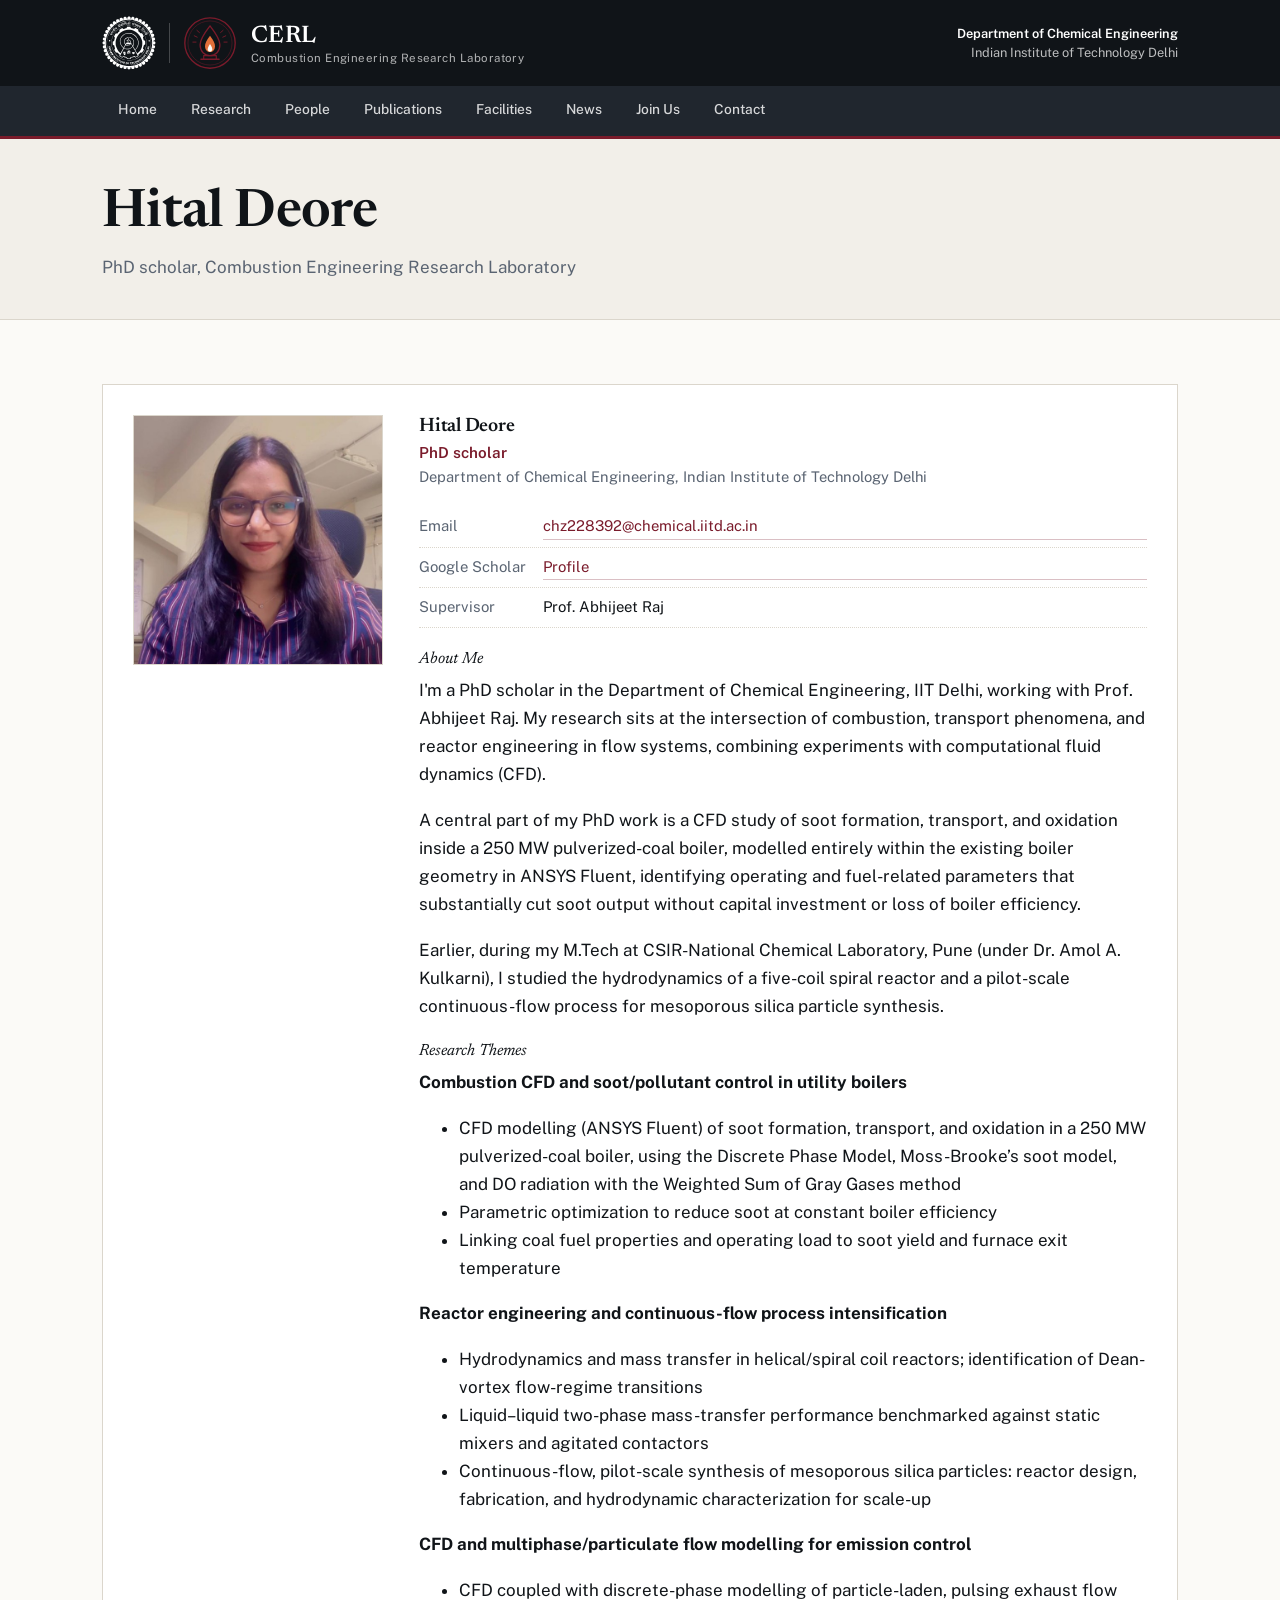
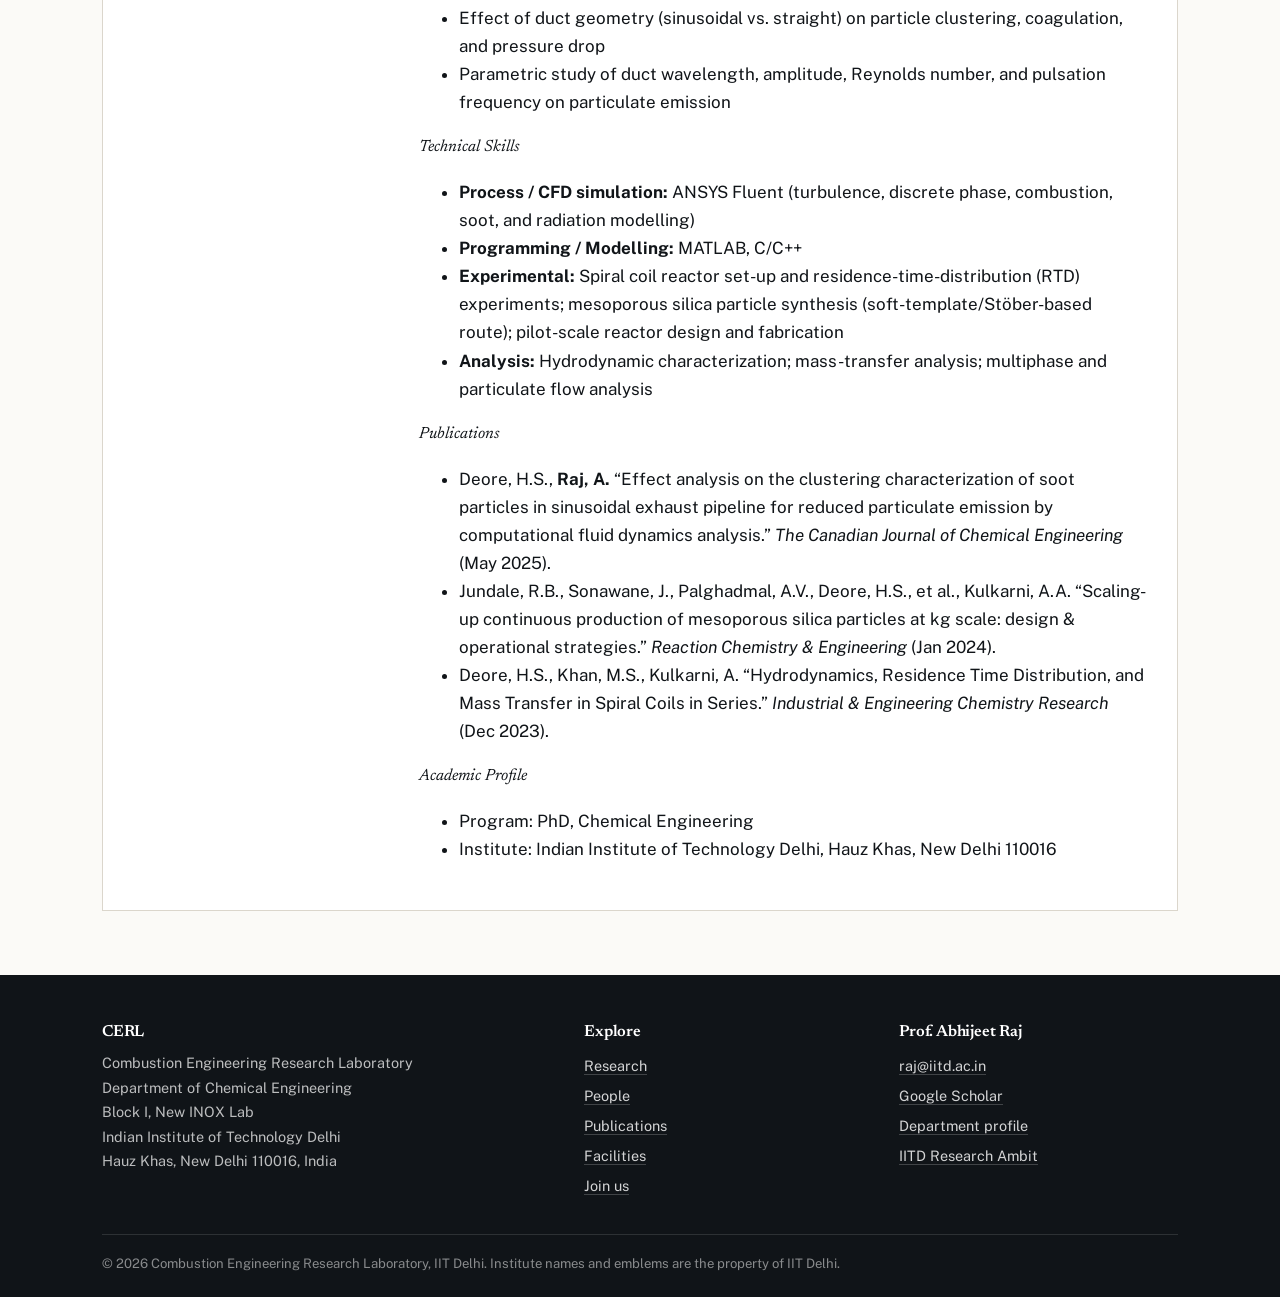
<file: hital-deore.html>
<!DOCTYPE html>
<html lang="en">
<head>
<meta charset="UTF-8">
<meta name="viewport" content="width=device-width, initial-scale=1.0">
<title>Hital Deore &mdash; CERL | IIT Delhi</title>
<meta name="description" content="Hital Deore, PhD scholar at the Combustion Engineering Research Laboratory, IIT Delhi.">
<link rel="icon" href="assets/img/cerl-mark.svg" type="image/svg+xml">
<link rel="preconnect" href="https://fonts.googleapis.com">
<link rel="preconnect" href="https://fonts.gstatic.com" crossorigin>
<link href="https://fonts.googleapis.com/css2?family=Newsreader:ital,opsz,wght@0,6..72,400;0,600;1,6..72,400&family=Public+Sans:wght@400;500;600;700&display=swap" rel="stylesheet">
<link rel="stylesheet" href="assets/css/style.css">
</head>
<body>
<header class="site-header">
  <div class="header-top">
    <a href="index.html" class="brand">
      <div class="brand-lockup">
        <img class="iitd-logo" src="assets/img/iitd_logo.svg" alt="Indian Institute of Technology Delhi">
        <div class="rule-v"></div>
        <img class="iitd-logo cerl-logo" src="assets/img/cerl-mark.svg" alt="">
      </div>
      <div class="brand-text">
        <span class="brand-name">CERL</span>
        <span class="brand-sub">Combustion Engineering Research Laboratory</span>
      </div>
    </a>
    <div class="header-affil">
      <strong>Department of Chemical Engineering</strong><br>
      Indian Institute of Technology Delhi
    </div>
  </div>
  <nav class="site-nav">
    <button class="nav-toggle" aria-label="Show navigation menu" aria-expanded="false">&#9776;</button>
    <ul>
      <li><a href="index.html">Home</a></li>
      <li><a href="research.html">Research</a></li>
      <li><a href="people.html">People</a></li>
      <li><a href="publications.html">Publications</a></li>
      <li><a href="facilities.html">Facilities</a></li>
      <li><a href="news.html">News</a></li>
      <li><a href="join.html">Join Us</a></li>
      <li><a href="contact.html">Contact</a></li>
    </ul>
  </nav>
</header>
<section class="page-header">
  <div class="container">
    <h1>Hital Deore</h1>
    <p>PhD scholar, Combustion Engineering Research Laboratory</p>
  </div>
</section>

<section class="section">
  <div class="container">

    <div class="pi-card">
      <div>
        <img class="pi-photo" src="assets/img/people/hital-deore.jpeg" alt="Hital Deore">
      </div>
      <div>
        <h3 class="pi-name">Hital Deore</h3>
        <div class="pi-role">PhD scholar</div>
        <div class="pi-affil">Department of Chemical Engineering, Indian Institute of Technology Delhi</div>

        <ul class="pi-facts">
          <li><span>Email</span> <a href="mailto:chz228392@chemical.iitd.ac.in">chz228392@chemical.iitd.ac.in</a></li>
          <li><span>Google Scholar</span> <a href="https://scholar.google.com/citations?user=Jl-r918AAAAJ&amp;hl=en" target="_blank" rel="noopener">Profile</a></li>
          <li><span>Supervisor</span> Prof. Abhijeet Raj</li>
        </ul>

        <div class="field-label">About Me</div>
        <p>I'm a PhD scholar in the Department of Chemical Engineering, IIT Delhi, working with Prof. Abhijeet Raj. My research sits at the intersection of combustion, transport phenomena, and reactor engineering in flow systems, combining experiments with computational fluid dynamics (CFD).</p>
        <p>A central part of my PhD work is a CFD study of soot formation, transport, and oxidation inside a 250 MW pulverized-coal boiler, modelled entirely within the existing boiler geometry in ANSYS Fluent, identifying operating and fuel-related parameters that substantially cut soot output without capital investment or loss of boiler efficiency.</p>
        <p>Earlier, during my M.Tech at CSIR-National Chemical Laboratory, Pune (under Dr. Amol A. Kulkarni), I studied the hydrodynamics of a five-coil spiral reactor and a pilot-scale continuous-flow process for mesoporous silica particle synthesis.</p>

        <div class="field-label">Research Themes</div>
        <p><strong>Combustion CFD and soot/pollutant control in utility boilers</strong></p>
        <ul>
          <li>CFD modelling (ANSYS Fluent) of soot formation, transport, and oxidation in a 250 MW pulverized-coal boiler, using the Discrete Phase Model, Moss-Brooke&rsquo;s soot model, and DO radiation with the Weighted Sum of Gray Gases method</li>
          <li>Parametric optimization to reduce soot at constant boiler efficiency</li>
          <li>Linking coal fuel properties and operating load to soot yield and furnace exit temperature</li>
        </ul>
        <p><strong>Reactor engineering and continuous-flow process intensification</strong></p>
        <ul>
          <li>Hydrodynamics and mass transfer in helical/spiral coil reactors; identification of Dean-vortex flow-regime transitions</li>
          <li>Liquid&ndash;liquid two-phase mass-transfer performance benchmarked against static mixers and agitated contactors</li>
          <li>Continuous-flow, pilot-scale synthesis of mesoporous silica particles: reactor design, fabrication, and hydrodynamic characterization for scale-up</li>
        </ul>
        <p><strong>CFD and multiphase/particulate flow modelling for emission control</strong></p>
        <ul>
          <li>CFD coupled with discrete-phase modelling of particle-laden, pulsing exhaust flow</li>
          <li>Effect of duct geometry (sinusoidal vs. straight) on particle clustering, coagulation, and pressure drop</li>
          <li>Parametric study of duct wavelength, amplitude, Reynolds number, and pulsation frequency on particulate emission</li>
        </ul>

        <div class="field-label">Technical Skills</div>
        <ul>
          <li><strong>Process / CFD simulation:</strong> ANSYS Fluent (turbulence, discrete phase, combustion, soot, and radiation modelling)</li>
          <li><strong>Programming / Modelling:</strong> MATLAB, C/C++</li>
          <li><strong>Experimental:</strong> Spiral coil reactor set-up and residence-time-distribution (RTD) experiments; mesoporous silica particle synthesis (soft-template/St&ouml;ber-based route); pilot-scale reactor design and fabrication</li>
          <li><strong>Analysis:</strong> Hydrodynamic characterization; mass-transfer analysis; multiphase and particulate flow analysis</li>
        </ul>

        <div class="field-label">Publications</div>
        <ul>
          <li>Deore, H.S., <b>Raj, A.</b> &ldquo;Effect analysis on the clustering characterization of soot particles in sinusoidal exhaust pipeline for reduced particulate emission by computational fluid dynamics analysis.&rdquo; <i>The Canadian Journal of Chemical Engineering</i> (May 2025).</li>
          <li>Jundale, R.B., Sonawane, J., Palghadmal, A.V., Deore, H.S., et al., Kulkarni, A.A. &ldquo;Scaling-up continuous production of mesoporous silica particles at kg scale: design &amp; operational strategies.&rdquo; <i>Reaction Chemistry &amp; Engineering</i> (Jan 2024).</li>
          <li>Deore, H.S., Khan, M.S., Kulkarni, A. &ldquo;Hydrodynamics, Residence Time Distribution, and Mass Transfer in Spiral Coils in Series.&rdquo; <i>Industrial &amp; Engineering Chemistry Research</i> (Dec 2023).</li>
        </ul>

        <div class="field-label">Academic Profile</div>
        <ul>
          <li>Program: PhD, Chemical Engineering</li>
          <li>Institute: Indian Institute of Technology Delhi, Hauz Khas, New Delhi 110016</li>
        </ul>

      </div>
    </div>

  </div>
</section>
<footer class="site-footer">
  <div class="container">
    <div class="footer-grid">
      <div>
        <h4>CERL</h4>
        <p>Combustion Engineering Research Laboratory<br>
        Department of Chemical Engineering<br>
        Block I, New INOX Lab<br>
        Indian Institute of Technology Delhi<br>
        Hauz Khas, New Delhi 110016, India</p>
      </div>
      <div>
        <h4>Explore</h4>
        <ul>
          <li><a href="research.html">Research</a></li>
          <li><a href="people.html">People</a></li>
          <li><a href="publications.html">Publications</a></li>
          <li><a href="facilities.html">Facilities</a></li>
          <li><a href="join.html">Join us</a></li>
        </ul>
      </div>
      <div>
        <h4>Prof. Abhijeet Raj</h4>
        <ul>
          <li><a href="mailto:raj@iitd.ac.in">raj@iitd.ac.in</a></li>
          <li><a href="https://scholar.google.com/citations?hl=en&user=QyO7aqgAAAAJ&view_op=list_works&sortby=pubdate" target="_blank" rel="noopener">Google Scholar</a></li>
          <li><a href="https://chemical.iitd.ac.in/faculty/abhijeet-raj/" target="_blank" rel="noopener">Department profile</a></li>
          <li><a href="https://researchambit.iitd.ac.in/faculty/raj" target="_blank" rel="noopener">IITD Research Ambit</a></li>
        </ul>
      </div>
    </div>
    <div class="footer-bottom">
      &copy; <span id="year"></span> Combustion Engineering Research Laboratory, IIT Delhi.
      Institute names and emblems are the property of IIT Delhi.
    </div>
  </div>
</footer>

<script src="assets/js/main.js"></script>
</body>
</html>
</file>
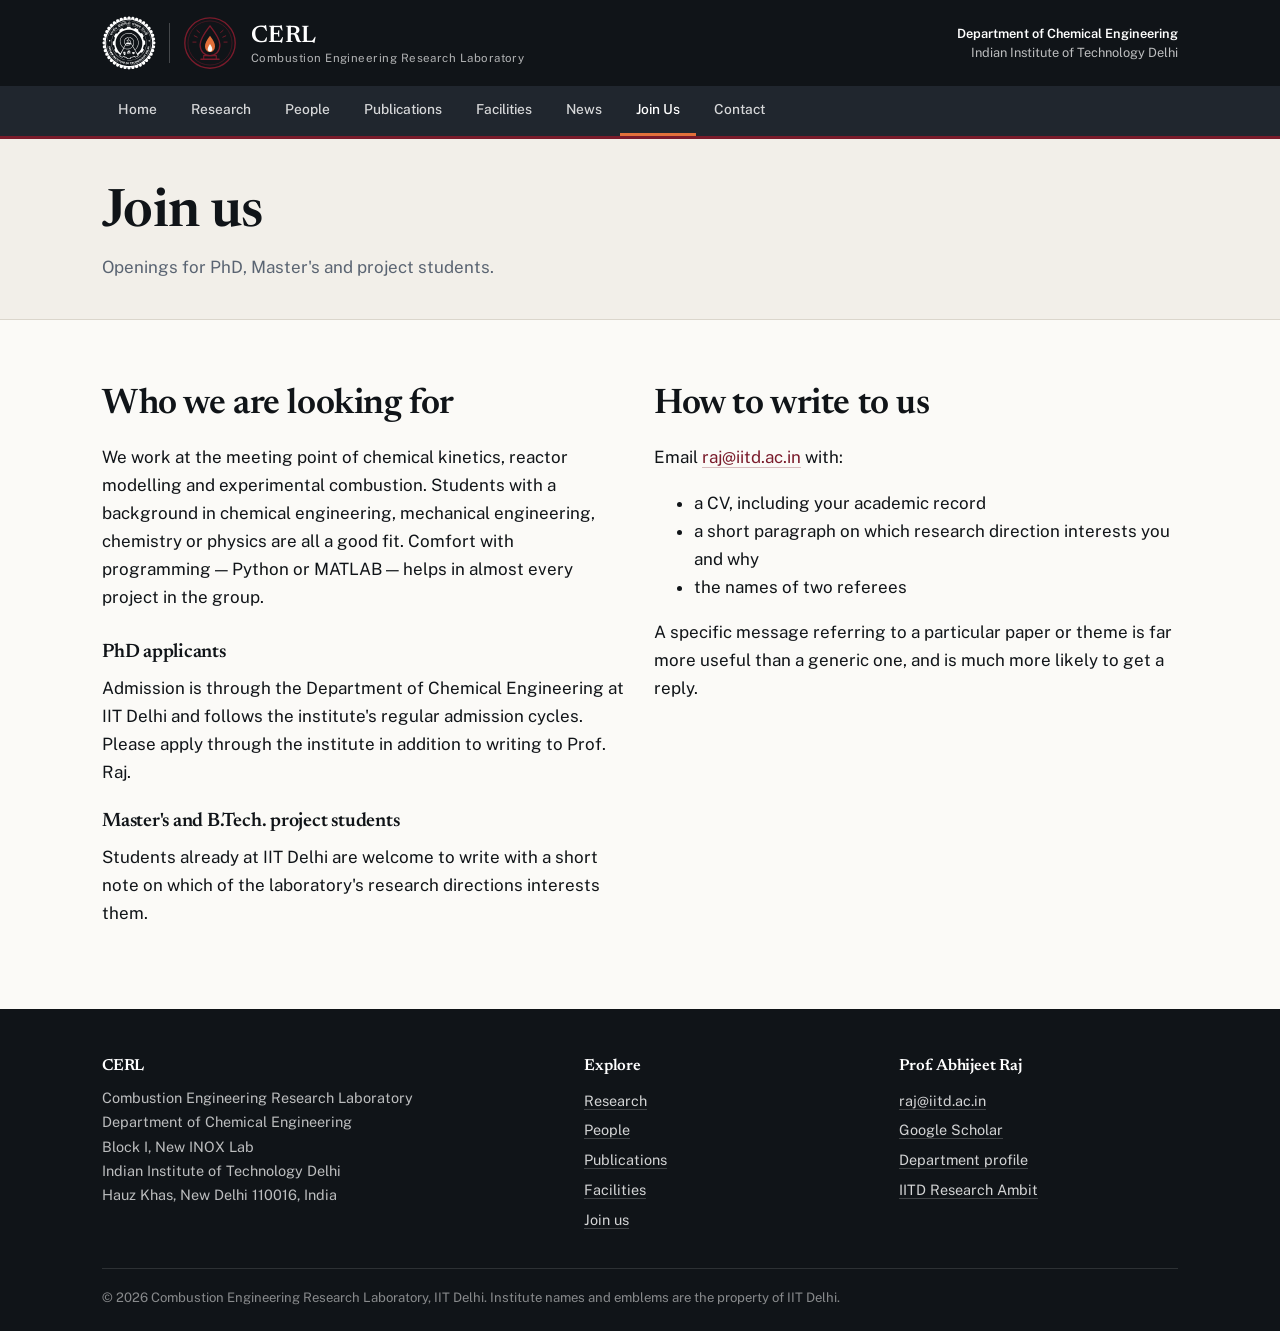
<file: join.html>
<!DOCTYPE html>
<html lang="en">
<head>
<meta charset="UTF-8">
<meta name="viewport" content="width=device-width, initial-scale=1.0">
<title>Join us &mdash; CERL | IIT Delhi</title>
<meta name="description" content="Opportunities for PhD, Master's and project students at the Combustion Engineering Research Laboratory, IIT Delhi.">
<link rel="icon" href="assets/img/cerl-mark.svg" type="image/svg+xml">
<link rel="preconnect" href="https://fonts.googleapis.com">
<link rel="preconnect" href="https://fonts.gstatic.com" crossorigin>
<link href="https://fonts.googleapis.com/css2?family=Newsreader:ital,opsz,wght@0,6..72,400;0,600;1,6..72,400&family=Public+Sans:wght@400;500;600;700&display=swap" rel="stylesheet">
<link rel="stylesheet" href="assets/css/style.css">
</head>
<body>
<header class="site-header">
  <div class="header-top">
    <a href="index.html" class="brand">
      <div class="brand-lockup">
        <img class="iitd-logo" src="assets/img/iitd_logo.svg" alt="Indian Institute of Technology Delhi">
        <div class="rule-v"></div>
        <img class="iitd-logo cerl-logo" src="assets/img/cerl-mark.svg" alt="">
      </div>
      <div class="brand-text">
        <span class="brand-name">CERL</span>
        <span class="brand-sub">Combustion Engineering Research Laboratory</span>
      </div>
    </a>
    <div class="header-affil">
      <strong>Department of Chemical Engineering</strong><br>
      Indian Institute of Technology Delhi
    </div>
  </div>
  <nav class="site-nav">
    <button class="nav-toggle" aria-label="Show navigation menu" aria-expanded="false">&#9776;</button>
    <ul>
      <li><a href="index.html">Home</a></li>
      <li><a href="research.html">Research</a></li>
      <li><a href="people.html">People</a></li>
      <li><a href="publications.html">Publications</a></li>
      <li><a href="facilities.html">Facilities</a></li>
      <li><a href="news.html">News</a></li>
      <li><a href="join.html" class="active">Join Us</a></li>
      <li><a href="contact.html">Contact</a></li>
    </ul>
  </nav>
</header>
<section class="page-header">
  <div class="container">
    <h1>Join us</h1>
    <p>Openings for PhD, Master's and project students.</p>
  </div>
</section>

<section class="section">
  <div class="container">
    <div class="grid grid-2">
      <div>
        <h2>Who we are looking for</h2>
        <p>We work at the meeting point of chemical kinetics, reactor modelling and experimental
        combustion. Students with a background in chemical engineering, mechanical engineering,
        chemistry or physics are all a good fit. Comfort with programming &mdash; Python or
        MATLAB &mdash; helps in almost every project in the group.</p>

        <h3 style="margin-top:30px">PhD applicants</h3>
        <p>Admission is through the Department of Chemical Engineering at IIT Delhi and follows
        the institute's regular admission cycles. Please apply through the institute in addition
        to writing to Prof. Raj.</p>

        <h3 style="margin-top:24px">Master's and B.Tech. project students</h3>
        <p>Students already at IIT Delhi are welcome to write with a short note on which of the
        laboratory's research directions interests them.</p>
      </div>
      <div>
        <h2>How to write to us</h2>
        <p>Email <a href="mailto:raj@iitd.ac.in">raj@iitd.ac.in</a> with:</p>
        <ul>
          <li>a CV, including your academic record</li>
          <li>a short paragraph on which research direction interests you and why</li>
          <li>the names of two referees</li>
        </ul>
        <p>A specific message referring to a particular paper or theme is far more useful than a
        generic one, and is much more likely to get a reply.</p>
      </div>
    </div>
  </div>
</section>
<footer class="site-footer">
  <div class="container">
    <div class="footer-grid">
      <div>
        <h4>CERL</h4>
        <p>Combustion Engineering Research Laboratory<br>
        Department of Chemical Engineering<br>
        Block I, New INOX Lab<br>
        Indian Institute of Technology Delhi<br>
        Hauz Khas, New Delhi 110016, India</p>
      </div>
      <div>
        <h4>Explore</h4>
        <ul>
          <li><a href="research.html">Research</a></li>
          <li><a href="people.html">People</a></li>
          <li><a href="publications.html">Publications</a></li>
          <li><a href="facilities.html">Facilities</a></li>
          <li><a href="join.html">Join us</a></li>
        </ul>
      </div>
      <div>
        <h4>Prof. Abhijeet Raj</h4>
        <ul>
          <li><a href="mailto:raj@iitd.ac.in">raj@iitd.ac.in</a></li>
          <li><a href="https://scholar.google.com/citations?hl=en&user=QyO7aqgAAAAJ&view_op=list_works&sortby=pubdate" target="_blank" rel="noopener">Google Scholar</a></li>
          <li><a href="https://chemical.iitd.ac.in/faculty/abhijeet-raj/" target="_blank" rel="noopener">Department profile</a></li>
          <li><a href="https://researchambit.iitd.ac.in/faculty/raj" target="_blank" rel="noopener">IITD Research Ambit</a></li>
        </ul>
      </div>
    </div>
    <div class="footer-bottom">
      &copy; <span id="year"></span> Combustion Engineering Research Laboratory, IIT Delhi.
      Institute names and emblems are the property of IIT Delhi.
    </div>
  </div>
</footer>

<script src="assets/js/main.js"></script>
</body>
</html>
</file>
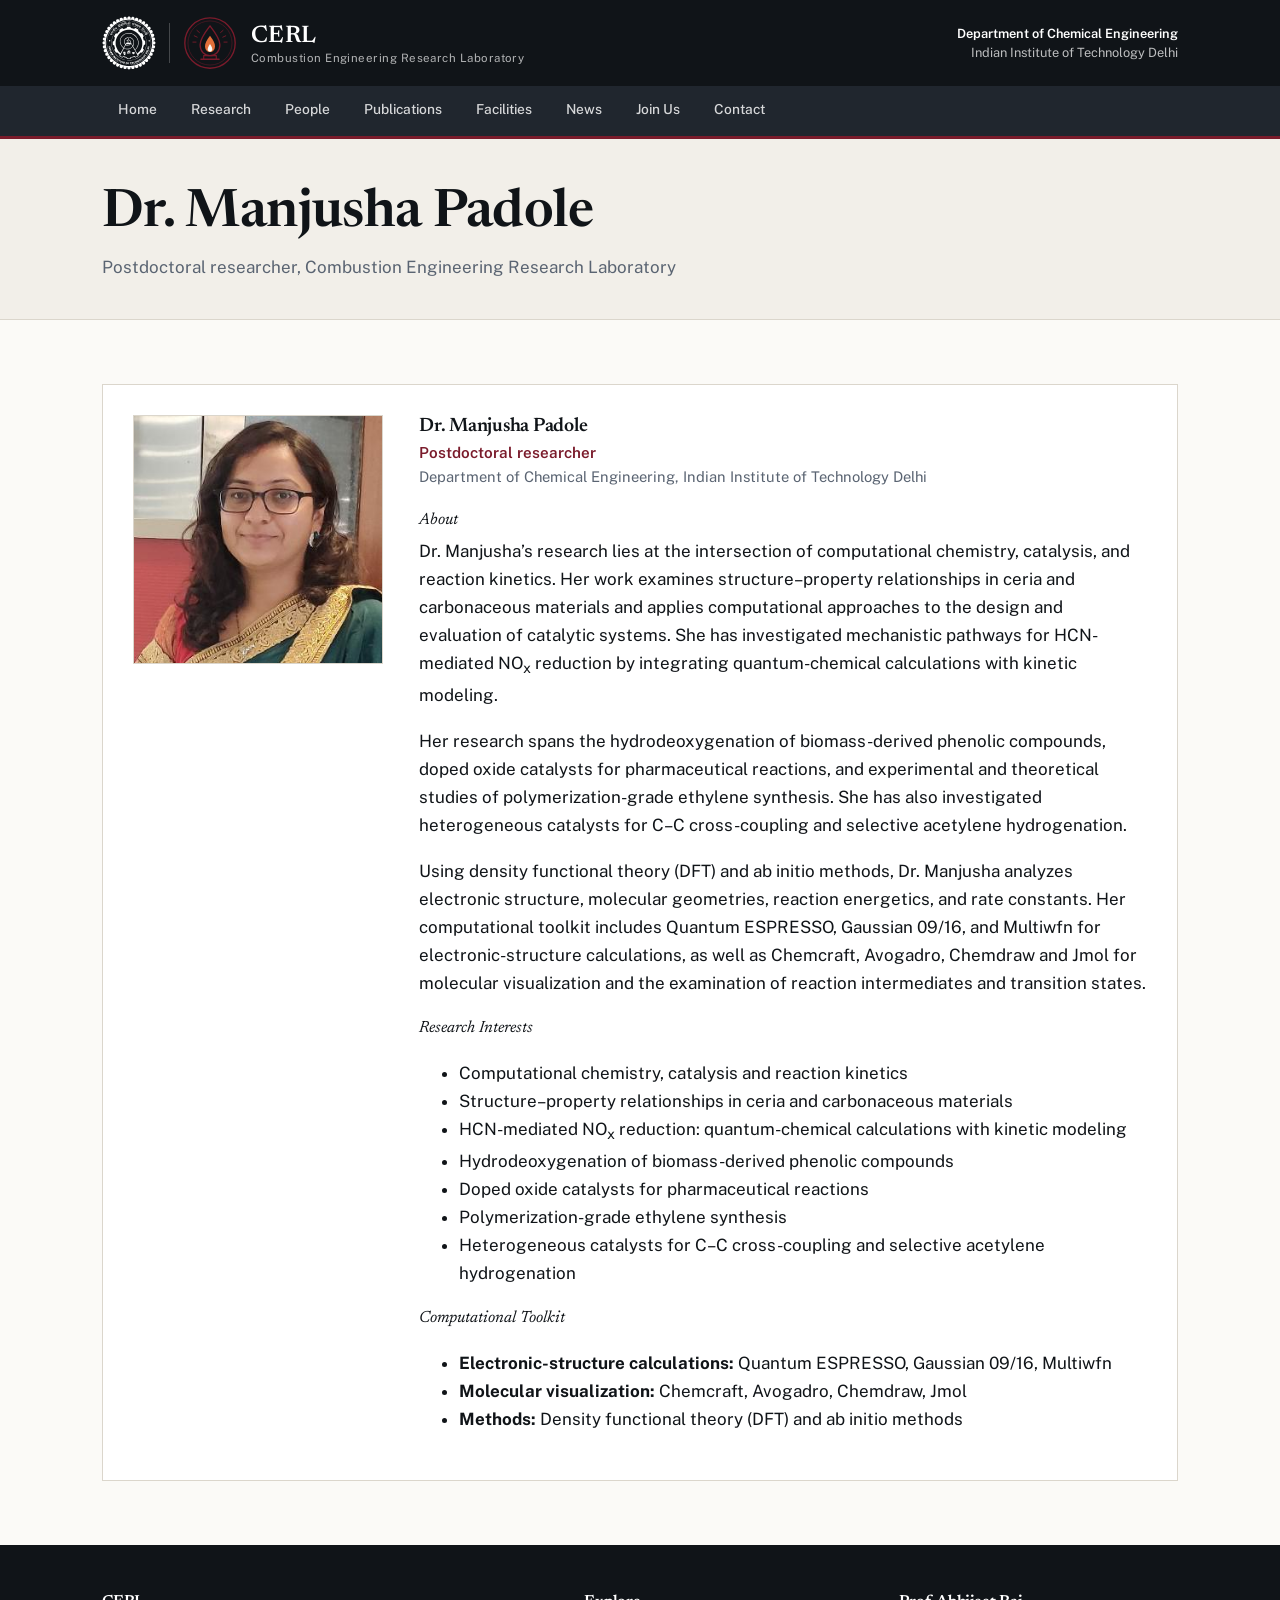
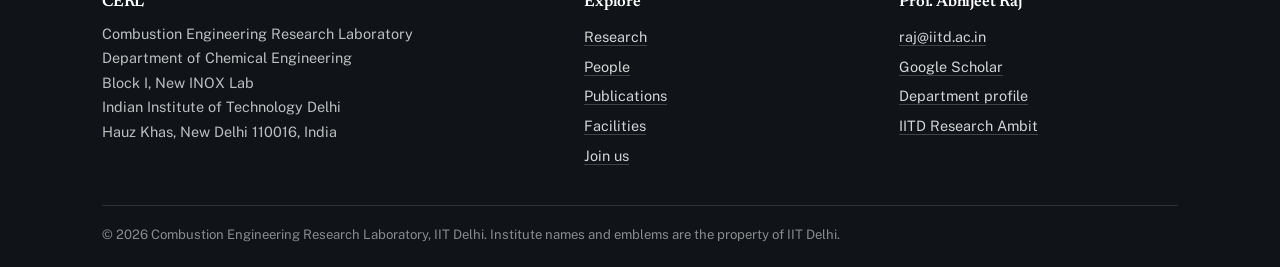
<file: manjusha-padole.html>
<!DOCTYPE html>
<html lang="en">
<head>
<meta charset="UTF-8">
<meta name="viewport" content="width=device-width, initial-scale=1.0">
<title>Dr. Manjusha Padole &mdash; CERL | IIT Delhi</title>
<meta name="description" content="Dr. Manjusha Padole, postdoctoral researcher at the Combustion Engineering Research Laboratory, IIT Delhi.">
<link rel="icon" href="assets/img/cerl-mark.svg" type="image/svg+xml">
<link rel="preconnect" href="https://fonts.googleapis.com">
<link rel="preconnect" href="https://fonts.gstatic.com" crossorigin>
<link href="https://fonts.googleapis.com/css2?family=Newsreader:ital,opsz,wght@0,6..72,400;0,600;1,6..72,400&family=Public+Sans:wght@400;500;600;700&display=swap" rel="stylesheet">
<link rel="stylesheet" href="assets/css/style.css">
</head>
<body>
<header class="site-header">
  <div class="header-top">
    <a href="index.html" class="brand">
      <div class="brand-lockup">
        <img class="iitd-logo" src="assets/img/iitd_logo.svg" alt="Indian Institute of Technology Delhi">
        <div class="rule-v"></div>
        <img class="iitd-logo cerl-logo" src="assets/img/cerl-mark.svg" alt="">
      </div>
      <div class="brand-text">
        <span class="brand-name">CERL</span>
        <span class="brand-sub">Combustion Engineering Research Laboratory</span>
      </div>
    </a>
    <div class="header-affil">
      <strong>Department of Chemical Engineering</strong><br>
      Indian Institute of Technology Delhi
    </div>
  </div>
  <nav class="site-nav">
    <button class="nav-toggle" aria-label="Show navigation menu" aria-expanded="false">&#9776;</button>
    <ul>
      <li><a href="index.html">Home</a></li>
      <li><a href="research.html">Research</a></li>
      <li><a href="people.html">People</a></li>
      <li><a href="publications.html">Publications</a></li>
      <li><a href="facilities.html">Facilities</a></li>
      <li><a href="news.html">News</a></li>
      <li><a href="join.html">Join Us</a></li>
      <li><a href="contact.html">Contact</a></li>
    </ul>
  </nav>
</header>
<section class="page-header">
  <div class="container">
    <h1>Dr. Manjusha Padole</h1>
    <p>Postdoctoral researcher, Combustion Engineering Research Laboratory</p>
  </div>
</section>

<section class="section">
  <div class="container">

    <div class="pi-card">
      <div>
        <img class="pi-photo" src="assets/img/people/manjusha-padole.jpeg" alt="Dr. Manjusha Padole">
      </div>
      <div>
        <h3 class="pi-name">Dr. Manjusha Padole</h3>
        <div class="pi-role">Postdoctoral researcher</div>
        <div class="pi-affil">Department of Chemical Engineering, Indian Institute of Technology Delhi</div>

        <div class="field-label">About</div>
        <p>Dr. Manjusha&rsquo;s research lies at the intersection of computational chemistry, catalysis, and reaction kinetics. Her work examines structure&ndash;property relationships in ceria and carbonaceous materials and applies computational approaches to the design and evaluation of catalytic systems. She has investigated mechanistic pathways for HCN-mediated NO<sub>x</sub> reduction by integrating quantum-chemical calculations with kinetic modeling.</p>
        <p>Her research spans the hydrodeoxygenation of biomass-derived phenolic compounds, doped oxide catalysts for pharmaceutical reactions, and experimental and theoretical studies of polymerization-grade ethylene synthesis. She has also investigated heterogeneous catalysts for C&ndash;C cross-coupling and selective acetylene hydrogenation.</p>
        <p>Using density functional theory (DFT) and ab initio methods, Dr. Manjusha analyzes electronic structure, molecular geometries, reaction energetics, and rate constants. Her computational toolkit includes Quantum ESPRESSO, Gaussian 09/16, and Multiwfn for electronic-structure calculations, as well as Chemcraft, Avogadro, Chemdraw and Jmol for molecular visualization and the examination of reaction intermediates and transition states.</p>

        <div class="field-label">Research Interests</div>
        <ul>
          <li>Computational chemistry, catalysis and reaction kinetics</li>
          <li>Structure&ndash;property relationships in ceria and carbonaceous materials</li>
          <li>HCN-mediated NO<sub>x</sub> reduction: quantum-chemical calculations with kinetic modeling</li>
          <li>Hydrodeoxygenation of biomass-derived phenolic compounds</li>
          <li>Doped oxide catalysts for pharmaceutical reactions</li>
          <li>Polymerization-grade ethylene synthesis</li>
          <li>Heterogeneous catalysts for C&ndash;C cross-coupling and selective acetylene hydrogenation</li>
        </ul>

        <div class="field-label">Computational Toolkit</div>
        <ul>
          <li><strong>Electronic-structure calculations:</strong> Quantum ESPRESSO, Gaussian 09/16, Multiwfn</li>
          <li><strong>Molecular visualization:</strong> Chemcraft, Avogadro, Chemdraw, Jmol</li>
          <li><strong>Methods:</strong> Density functional theory (DFT) and ab initio methods</li>
        </ul>

      </div>
    </div>

  </div>
</section>
<footer class="site-footer">
  <div class="container">
    <div class="footer-grid">
      <div>
        <h4>CERL</h4>
        <p>Combustion Engineering Research Laboratory<br>
        Department of Chemical Engineering<br>
        Block I, New INOX Lab<br>
        Indian Institute of Technology Delhi<br>
        Hauz Khas, New Delhi 110016, India</p>
      </div>
      <div>
        <h4>Explore</h4>
        <ul>
          <li><a href="research.html">Research</a></li>
          <li><a href="people.html">People</a></li>
          <li><a href="publications.html">Publications</a></li>
          <li><a href="facilities.html">Facilities</a></li>
          <li><a href="join.html">Join us</a></li>
        </ul>
      </div>
      <div>
        <h4>Prof. Abhijeet Raj</h4>
        <ul>
          <li><a href="mailto:raj@iitd.ac.in">raj@iitd.ac.in</a></li>
          <li><a href="https://scholar.google.com/citations?hl=en&user=QyO7aqgAAAAJ&view_op=list_works&sortby=pubdate" target="_blank" rel="noopener">Google Scholar</a></li>
          <li><a href="https://chemical.iitd.ac.in/faculty/abhijeet-raj/" target="_blank" rel="noopener">Department profile</a></li>
          <li><a href="https://researchambit.iitd.ac.in/faculty/raj" target="_blank" rel="noopener">IITD Research Ambit</a></li>
        </ul>
      </div>
    </div>
    <div class="footer-bottom">
      &copy; <span id="year"></span> Combustion Engineering Research Laboratory, IIT Delhi.
      Institute names and emblems are the property of IIT Delhi.
    </div>
  </div>
</footer>

<script src="assets/js/main.js"></script>
</body>
</html>
</file>
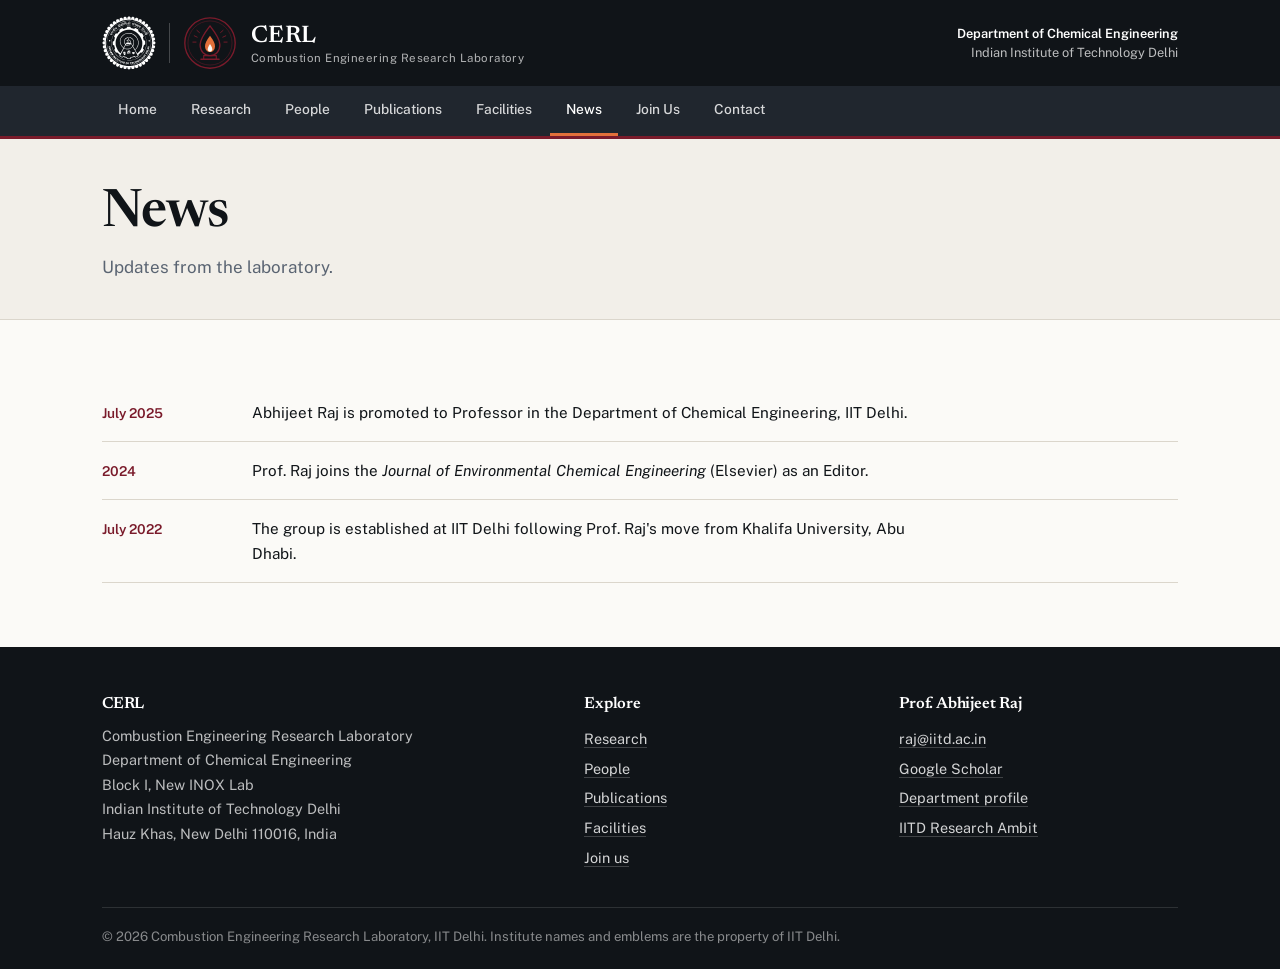
<file: news.html>
<!DOCTYPE html>
<html lang="en">
<head>
<meta charset="UTF-8">
<meta name="viewport" content="width=device-width, initial-scale=1.0">
<title>News &mdash; CERL | IIT Delhi</title>
<meta name="description" content="News and updates from CERL, IIT Delhi.">
<link rel="icon" href="assets/img/cerl-mark.svg" type="image/svg+xml">
<link rel="preconnect" href="https://fonts.googleapis.com">
<link rel="preconnect" href="https://fonts.gstatic.com" crossorigin>
<link href="https://fonts.googleapis.com/css2?family=Newsreader:ital,opsz,wght@0,6..72,400;0,600;1,6..72,400&family=Public+Sans:wght@400;500;600;700&display=swap" rel="stylesheet">
<link rel="stylesheet" href="assets/css/style.css">
</head>
<body>
<header class="site-header">
  <div class="header-top">
    <a href="index.html" class="brand">
      <div class="brand-lockup">
        <img class="iitd-logo" src="assets/img/iitd_logo.svg" alt="Indian Institute of Technology Delhi">
        <div class="rule-v"></div>
        <img class="iitd-logo cerl-logo" src="assets/img/cerl-mark.svg" alt="">
      </div>
      <div class="brand-text">
        <span class="brand-name">CERL</span>
        <span class="brand-sub">Combustion Engineering Research Laboratory</span>
      </div>
    </a>
    <div class="header-affil">
      <strong>Department of Chemical Engineering</strong><br>
      Indian Institute of Technology Delhi
    </div>
  </div>
  <nav class="site-nav">
    <button class="nav-toggle" aria-label="Show navigation menu" aria-expanded="false">&#9776;</button>
    <ul>
      <li><a href="index.html">Home</a></li>
      <li><a href="research.html">Research</a></li>
      <li><a href="people.html">People</a></li>
      <li><a href="publications.html">Publications</a></li>
      <li><a href="facilities.html">Facilities</a></li>
      <li><a href="news.html" class="active">News</a></li>
      <li><a href="join.html">Join Us</a></li>
      <li><a href="contact.html">Contact</a></li>
    </ul>
  </nav>
</header>
<section class="page-header">
  <div class="container">
    <h1>News</h1>
    <p>Updates from the laboratory.</p>
  </div>
</section>

<section class="section">
  <div class="container">
    <ul class="news-list">
      <li>
        <div class="news-date">July 2025</div>
        <p>Abhijeet Raj is promoted to Professor in the Department of Chemical Engineering,
        IIT Delhi.</p>
      </li>
      <li>
        <div class="news-date">2024</div>
        <p>Prof. Raj joins the <em>Journal of Environmental Chemical Engineering</em> (Elsevier)
        as an Editor.</p>
      </li>
      <li>
        <div class="news-date">July 2022</div>
        <p>The group is established at IIT Delhi following Prof. Raj's move from Khalifa
        University, Abu Dhabi.</p>
      </li>
    </ul>
  </div>
</section>
<footer class="site-footer">
  <div class="container">
    <div class="footer-grid">
      <div>
        <h4>CERL</h4>
        <p>Combustion Engineering Research Laboratory<br>
        Department of Chemical Engineering<br>
        Block I, New INOX Lab<br>
        Indian Institute of Technology Delhi<br>
        Hauz Khas, New Delhi 110016, India</p>
      </div>
      <div>
        <h4>Explore</h4>
        <ul>
          <li><a href="research.html">Research</a></li>
          <li><a href="people.html">People</a></li>
          <li><a href="publications.html">Publications</a></li>
          <li><a href="facilities.html">Facilities</a></li>
          <li><a href="join.html">Join us</a></li>
        </ul>
      </div>
      <div>
        <h4>Prof. Abhijeet Raj</h4>
        <ul>
          <li><a href="mailto:raj@iitd.ac.in">raj@iitd.ac.in</a></li>
          <li><a href="https://scholar.google.com/citations?hl=en&user=QyO7aqgAAAAJ&view_op=list_works&sortby=pubdate" target="_blank" rel="noopener">Google Scholar</a></li>
          <li><a href="https://chemical.iitd.ac.in/faculty/abhijeet-raj/" target="_blank" rel="noopener">Department profile</a></li>
          <li><a href="https://researchambit.iitd.ac.in/faculty/raj" target="_blank" rel="noopener">IITD Research Ambit</a></li>
        </ul>
      </div>
    </div>
    <div class="footer-bottom">
      &copy; <span id="year"></span> Combustion Engineering Research Laboratory, IIT Delhi.
      Institute names and emblems are the property of IIT Delhi.
    </div>
  </div>
</footer>

<script src="assets/js/main.js"></script>
</body>
</html>
</file>
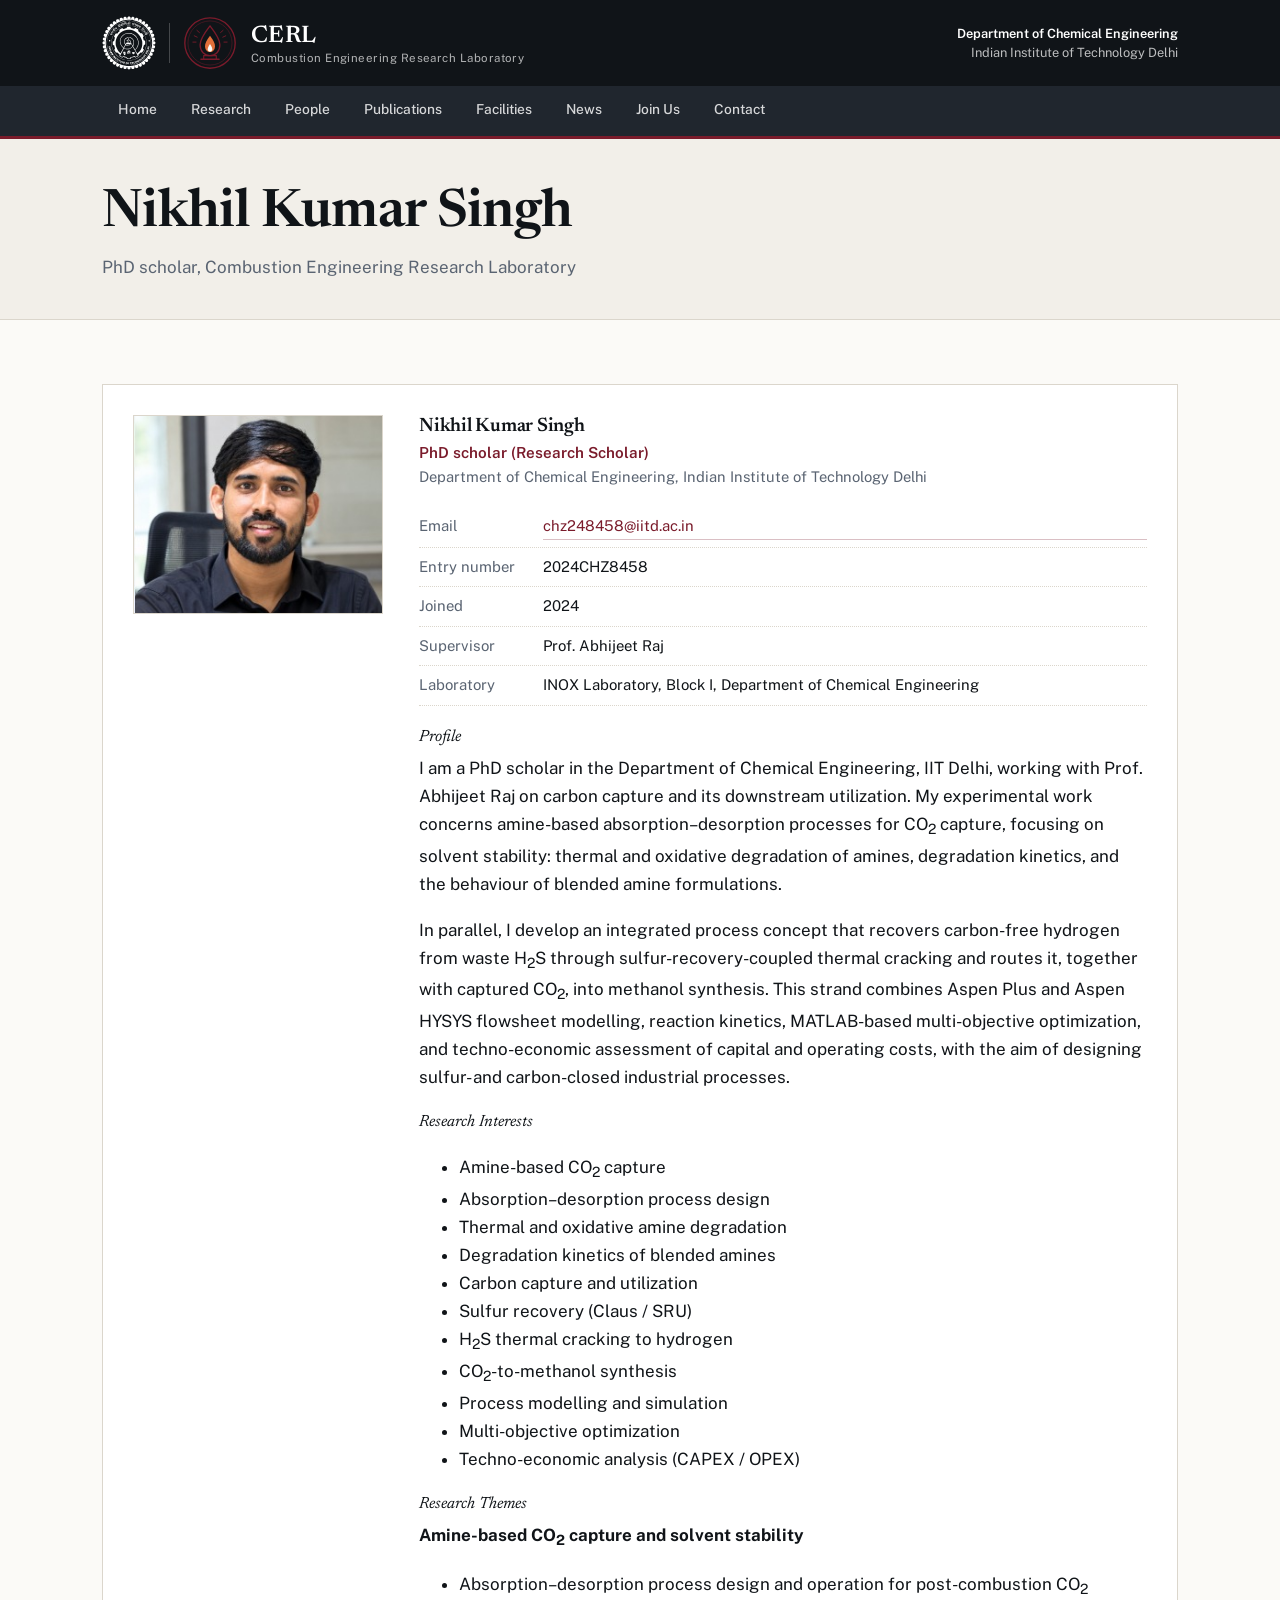
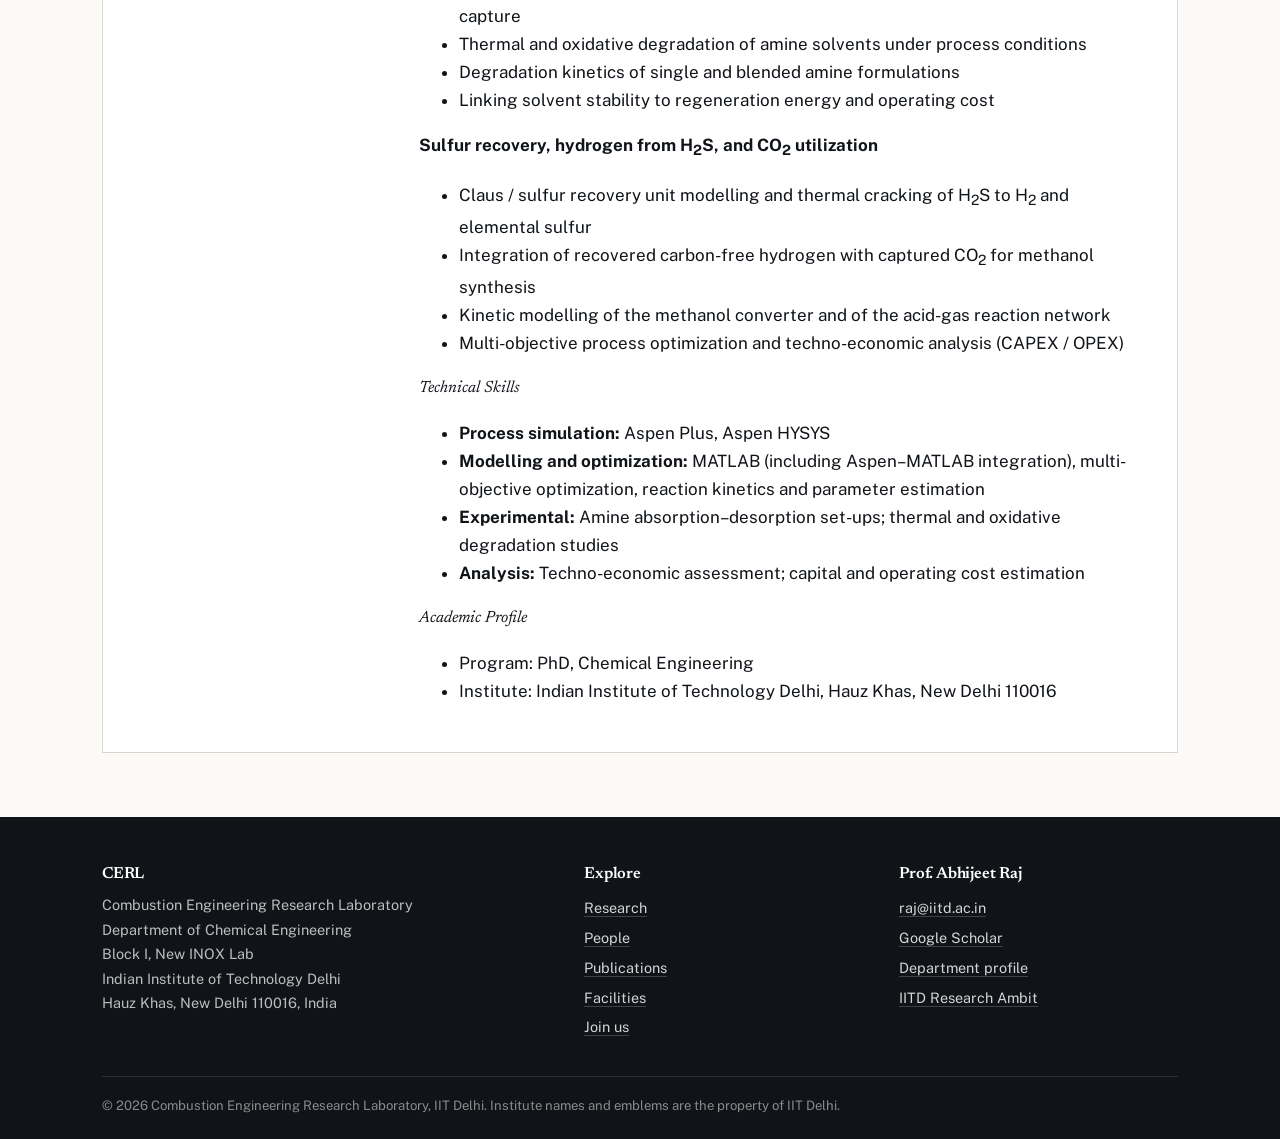
<file: nikhil-kumar-singh.html>
<!DOCTYPE html>
<html lang="en">
<head>
<meta charset="UTF-8">
<meta name="viewport" content="width=device-width, initial-scale=1.0">
<title>Nikhil Kumar Singh &mdash; CERL | IIT Delhi</title>
<meta name="description" content="Nikhil Kumar Singh, PhD scholar at the Combustion Engineering Research Laboratory, IIT Delhi.">
<link rel="icon" href="assets/img/cerl-mark.svg" type="image/svg+xml">
<link rel="preconnect" href="https://fonts.googleapis.com">
<link rel="preconnect" href="https://fonts.gstatic.com" crossorigin>
<link href="https://fonts.googleapis.com/css2?family=Newsreader:ital,opsz,wght@0,6..72,400;0,600;1,6..72,400&family=Public+Sans:wght@400;500;600;700&display=swap" rel="stylesheet">
<link rel="stylesheet" href="assets/css/style.css">
</head>
<body>
<header class="site-header">
  <div class="header-top">
    <a href="index.html" class="brand">
      <div class="brand-lockup">
        <img class="iitd-logo" src="assets/img/iitd_logo.svg" alt="Indian Institute of Technology Delhi">
        <div class="rule-v"></div>
        <img class="iitd-logo cerl-logo" src="assets/img/cerl-mark.svg" alt="">
      </div>
      <div class="brand-text">
        <span class="brand-name">CERL</span>
        <span class="brand-sub">Combustion Engineering Research Laboratory</span>
      </div>
    </a>
    <div class="header-affil">
      <strong>Department of Chemical Engineering</strong><br>
      Indian Institute of Technology Delhi
    </div>
  </div>
  <nav class="site-nav">
    <button class="nav-toggle" aria-label="Show navigation menu" aria-expanded="false">&#9776;</button>
    <ul>
      <li><a href="index.html">Home</a></li>
      <li><a href="research.html">Research</a></li>
      <li><a href="people.html">People</a></li>
      <li><a href="publications.html">Publications</a></li>
      <li><a href="facilities.html">Facilities</a></li>
      <li><a href="news.html">News</a></li>
      <li><a href="join.html">Join Us</a></li>
      <li><a href="contact.html">Contact</a></li>
    </ul>
  </nav>
</header>
<section class="page-header">
  <div class="container">
    <h1>Nikhil Kumar Singh</h1>
    <p>PhD scholar, Combustion Engineering Research Laboratory</p>
  </div>
</section>

<section class="section">
  <div class="container">

    <div class="pi-card">
      <div>
        <img class="pi-photo" src="assets/img/people/nikhil-kumar-singh.jpeg" alt="Nikhil Kumar Singh">
      </div>
      <div>
        <h3 class="pi-name">Nikhil Kumar Singh</h3>
        <div class="pi-role">PhD scholar (Research Scholar)</div>
        <div class="pi-affil">Department of Chemical Engineering, Indian Institute of Technology Delhi</div>

        <ul class="pi-facts">
          <li><span>Email</span> <a href="mailto:chz248458@iitd.ac.in">chz248458@iitd.ac.in</a></li>
          <li><span>Entry number</span> 2024CHZ8458</li>
          <li><span>Joined</span> 2024</li>
          <li><span>Supervisor</span> Prof. Abhijeet Raj</li>
          <li><span>Laboratory</span> INOX Laboratory, Block I, Department of Chemical Engineering</li>
        </ul>

        <div class="field-label">Profile</div>
        <p>I am a PhD scholar in the Department of Chemical Engineering, IIT Delhi, working with Prof. Abhijeet Raj on carbon capture and its downstream utilization. My experimental work concerns amine-based absorption&ndash;desorption processes for CO<sub>2</sub> capture, focusing on solvent stability: thermal and oxidative degradation of amines, degradation kinetics, and the behaviour of blended amine formulations.</p>
        <p>In parallel, I develop an integrated process concept that recovers carbon-free hydrogen from waste H<sub>2</sub>S through sulfur-recovery-coupled thermal cracking and routes it, together with captured CO<sub>2</sub>, into methanol synthesis. This strand combines Aspen Plus and Aspen HYSYS flowsheet modelling, reaction kinetics, MATLAB-based multi-objective optimization, and techno-economic assessment of capital and operating costs, with the aim of designing sulfur- and carbon-closed industrial processes.</p>

        <div class="field-label">Research Interests</div>
        <ul>
          <li>Amine-based CO<sub>2</sub> capture</li>
          <li>Absorption&ndash;desorption process design</li>
          <li>Thermal and oxidative amine degradation</li>
          <li>Degradation kinetics of blended amines</li>
          <li>Carbon capture and utilization</li>
          <li>Sulfur recovery (Claus / SRU)</li>
          <li>H<sub>2</sub>S thermal cracking to hydrogen</li>
          <li>CO<sub>2</sub>-to-methanol synthesis</li>
          <li>Process modelling and simulation</li>
          <li>Multi-objective optimization</li>
          <li>Techno-economic analysis (CAPEX / OPEX)</li>
        </ul>

        <div class="field-label">Research Themes</div>
        <p><strong>Amine-based CO<sub>2</sub> capture and solvent stability</strong></p>
        <ul>
          <li>Absorption&ndash;desorption process design and operation for post-combustion CO<sub>2</sub> capture</li>
          <li>Thermal and oxidative degradation of amine solvents under process conditions</li>
          <li>Degradation kinetics of single and blended amine formulations</li>
          <li>Linking solvent stability to regeneration energy and operating cost</li>
        </ul>
        <p><strong>Sulfur recovery, hydrogen from H<sub>2</sub>S, and CO<sub>2</sub> utilization</strong></p>
        <ul>
          <li>Claus / sulfur recovery unit modelling and thermal cracking of H<sub>2</sub>S to H<sub>2</sub> and elemental sulfur</li>
          <li>Integration of recovered carbon-free hydrogen with captured CO<sub>2</sub> for methanol synthesis</li>
          <li>Kinetic modelling of the methanol converter and of the acid-gas reaction network</li>
          <li>Multi-objective process optimization and techno-economic analysis (CAPEX / OPEX)</li>
        </ul>

        <div class="field-label">Technical Skills</div>
        <ul>
          <li><strong>Process simulation:</strong> Aspen Plus, Aspen HYSYS</li>
          <li><strong>Modelling and optimization:</strong> MATLAB (including Aspen&ndash;MATLAB integration), multi-objective optimization, reaction kinetics and parameter estimation</li>
          <li><strong>Experimental:</strong> Amine absorption&ndash;desorption set-ups; thermal and oxidative degradation studies</li>
          <li><strong>Analysis:</strong> Techno-economic assessment; capital and operating cost estimation</li>
        </ul>

        <div class="field-label">Academic Profile</div>
        <ul>
          <li>Program: PhD, Chemical Engineering</li>
          <li>Institute: Indian Institute of Technology Delhi, Hauz Khas, New Delhi 110016</li>
        </ul>

      </div>
    </div>

  </div>
</section>
<footer class="site-footer">
  <div class="container">
    <div class="footer-grid">
      <div>
        <h4>CERL</h4>
        <p>Combustion Engineering Research Laboratory<br>
        Department of Chemical Engineering<br>
        Block I, New INOX Lab<br>
        Indian Institute of Technology Delhi<br>
        Hauz Khas, New Delhi 110016, India</p>
      </div>
      <div>
        <h4>Explore</h4>
        <ul>
          <li><a href="research.html">Research</a></li>
          <li><a href="people.html">People</a></li>
          <li><a href="publications.html">Publications</a></li>
          <li><a href="facilities.html">Facilities</a></li>
          <li><a href="join.html">Join us</a></li>
        </ul>
      </div>
      <div>
        <h4>Prof. Abhijeet Raj</h4>
        <ul>
          <li><a href="mailto:raj@iitd.ac.in">raj@iitd.ac.in</a></li>
          <li><a href="https://scholar.google.com/citations?hl=en&user=QyO7aqgAAAAJ&view_op=list_works&sortby=pubdate" target="_blank" rel="noopener">Google Scholar</a></li>
          <li><a href="https://chemical.iitd.ac.in/faculty/abhijeet-raj/" target="_blank" rel="noopener">Department profile</a></li>
          <li><a href="https://researchambit.iitd.ac.in/faculty/raj" target="_blank" rel="noopener">IITD Research Ambit</a></li>
        </ul>
      </div>
    </div>
    <div class="footer-bottom">
      &copy; <span id="year"></span> Combustion Engineering Research Laboratory, IIT Delhi.
      Institute names and emblems are the property of IIT Delhi.
    </div>
  </div>
</footer>

<script src="assets/js/main.js"></script>
</body>
</html>
</file>
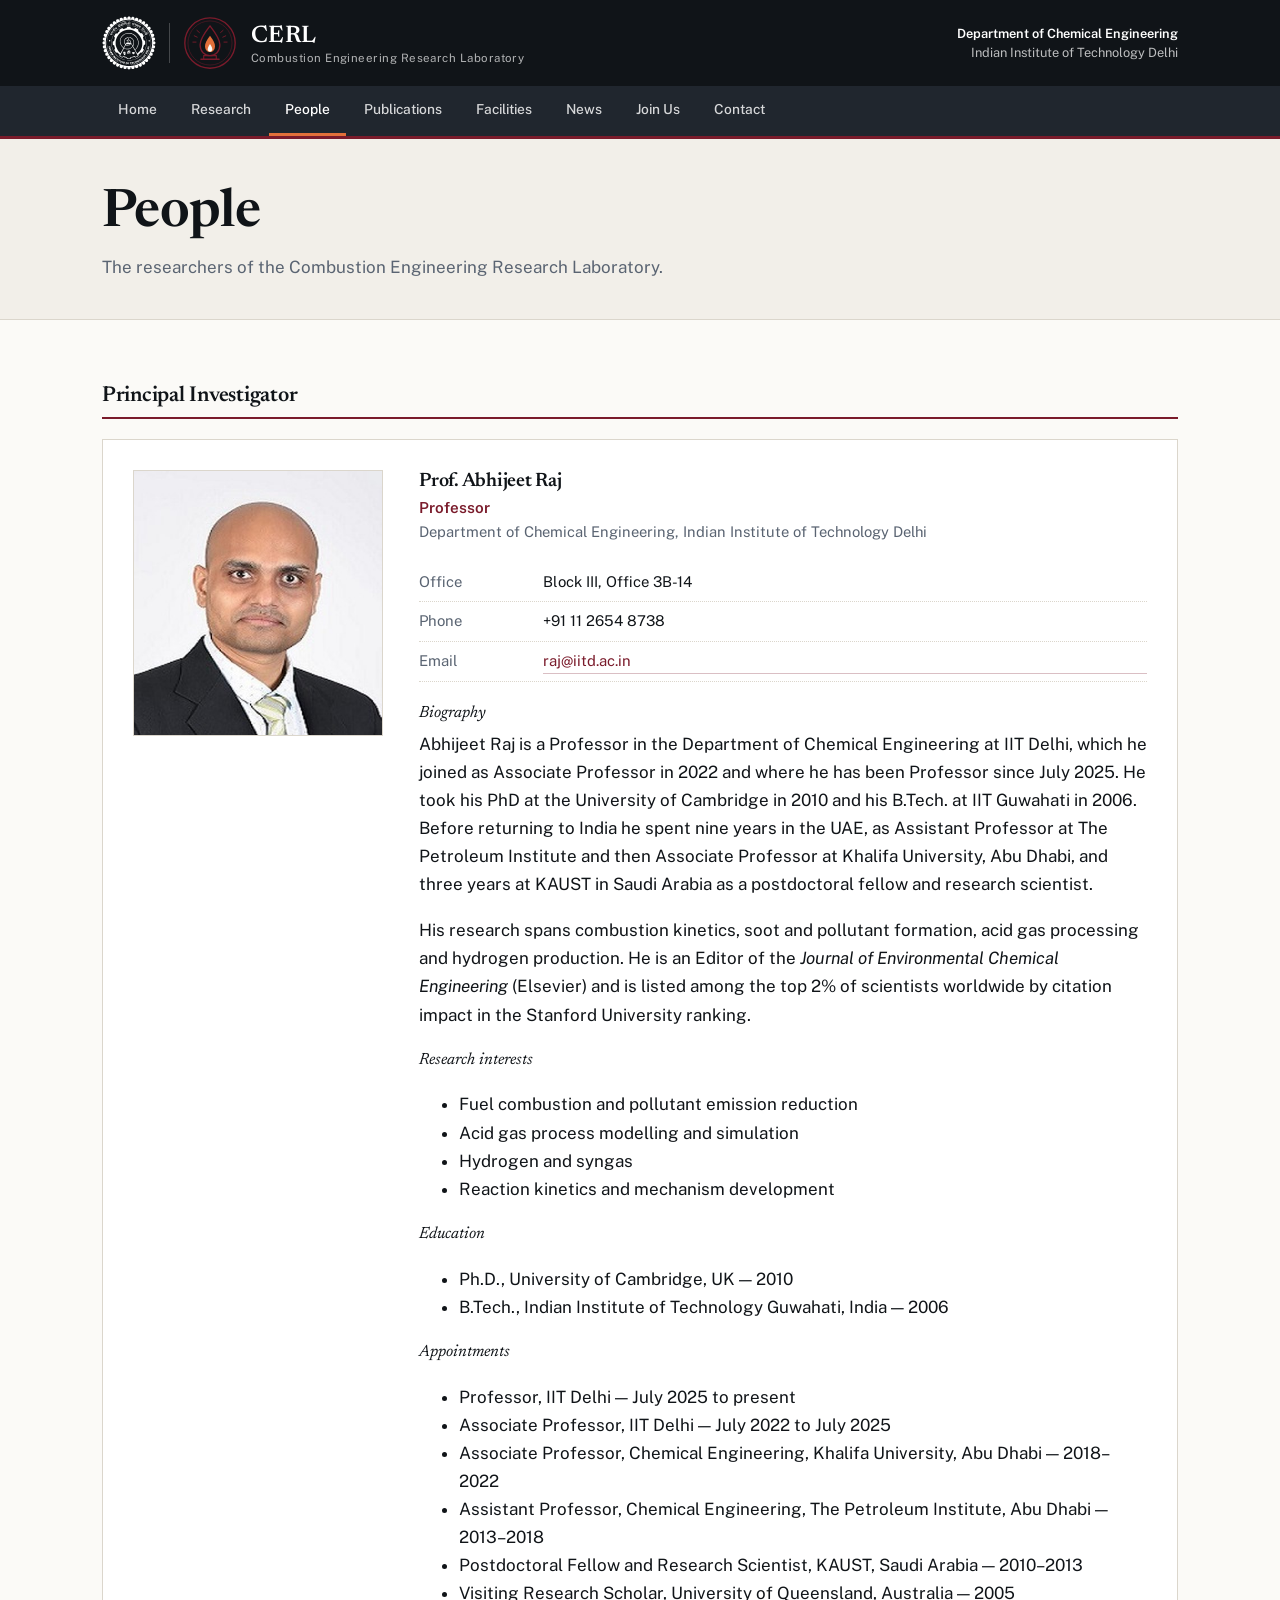
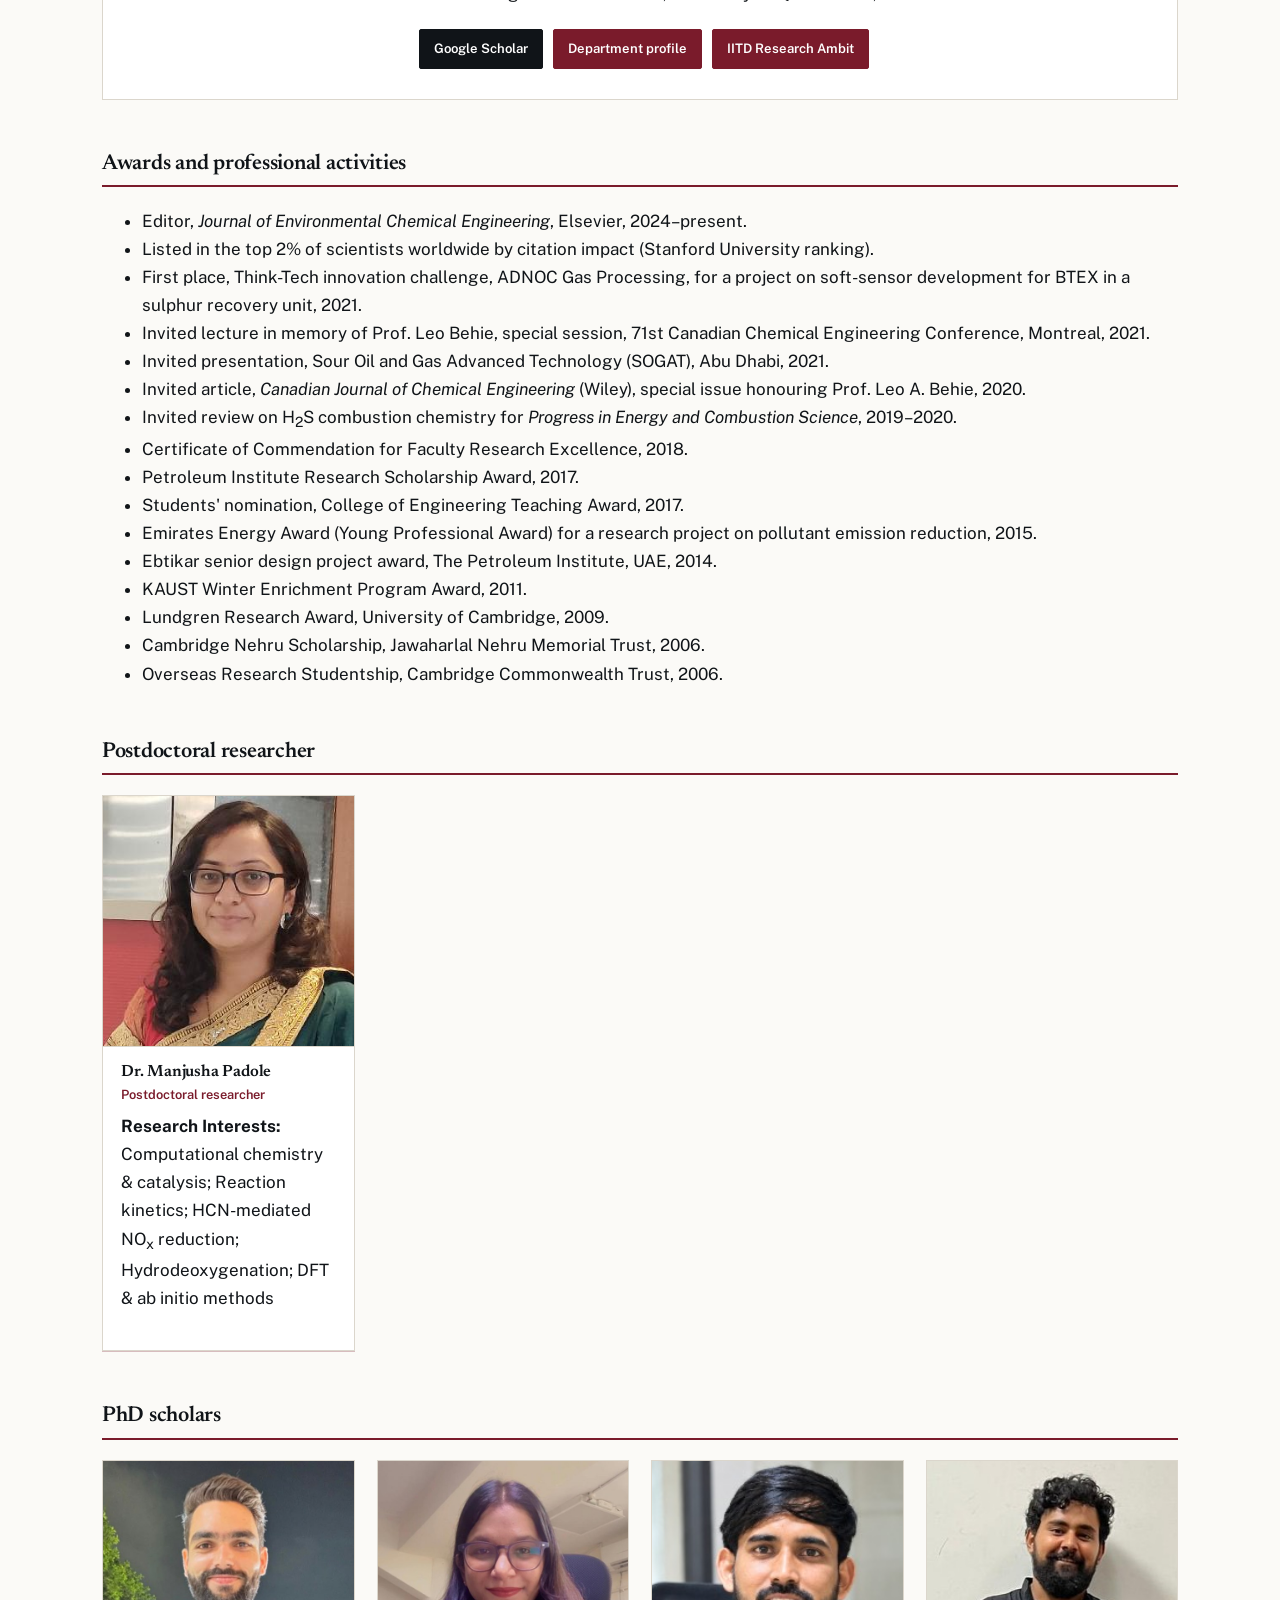
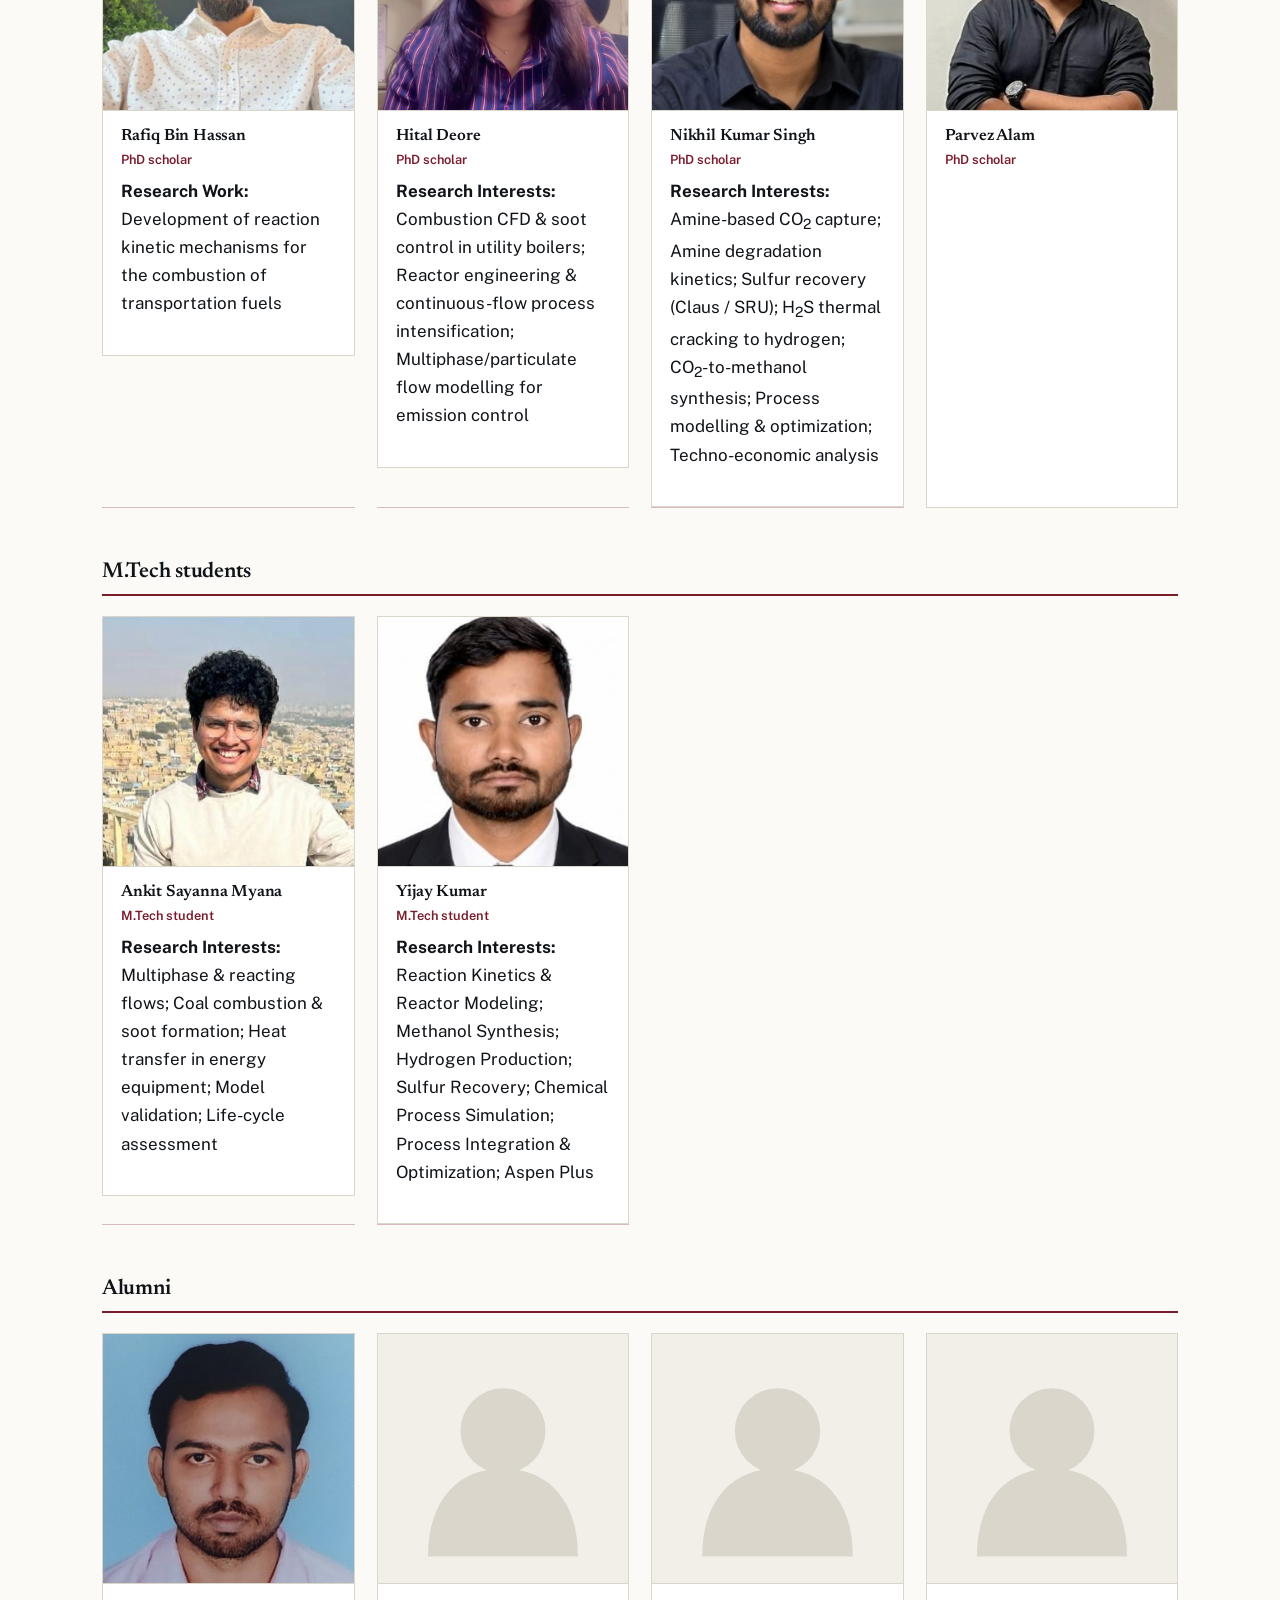
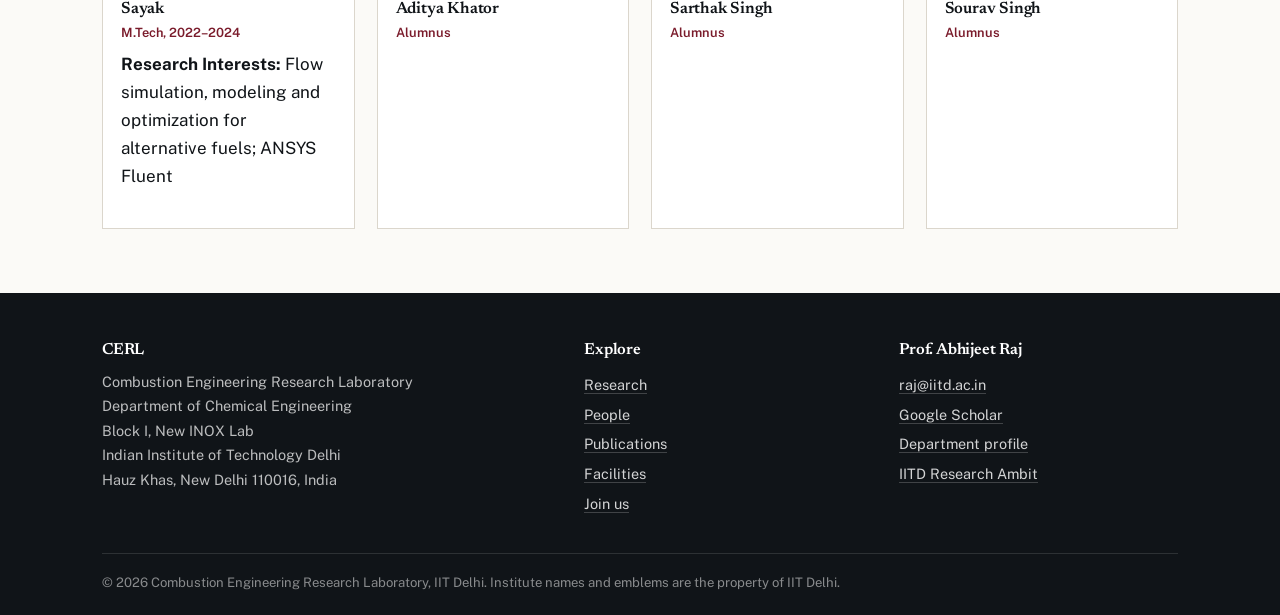
<file: people.html>
<!DOCTYPE html>
<html lang="en">
<head>
<meta charset="UTF-8">
<meta name="viewport" content="width=device-width, initial-scale=1.0">
<title>People &mdash; CERL | IIT Delhi</title>
<meta name="description" content="The team of the Combustion Engineering Research Laboratory, IIT Delhi, led by Prof. Abhijeet Raj.">
<link rel="icon" href="assets/img/cerl-mark.svg" type="image/svg+xml">
<link rel="preconnect" href="https://fonts.googleapis.com">
<link rel="preconnect" href="https://fonts.gstatic.com" crossorigin>
<link href="https://fonts.googleapis.com/css2?family=Newsreader:ital,opsz,wght@0,6..72,400;0,600;1,6..72,400&family=Public+Sans:wght@400;500;600;700&display=swap" rel="stylesheet">
<link rel="stylesheet" href="assets/css/style.css">
</head>
<body>
<header class="site-header">
  <div class="header-top">
    <a href="index.html" class="brand">
      <div class="brand-lockup">
        <img class="iitd-logo" src="assets/img/iitd_logo.svg" alt="Indian Institute of Technology Delhi">
        <div class="rule-v"></div>
        <img class="iitd-logo cerl-logo" src="assets/img/cerl-mark.svg" alt="">
      </div>
      <div class="brand-text">
        <span class="brand-name">CERL</span>
        <span class="brand-sub">Combustion Engineering Research Laboratory</span>
      </div>
    </a>
    <div class="header-affil">
      <strong>Department of Chemical Engineering</strong><br>
      Indian Institute of Technology Delhi
    </div>
  </div>
  <nav class="site-nav">
    <button class="nav-toggle" aria-label="Show navigation menu" aria-expanded="false">&#9776;</button>
    <ul>
      <li><a href="index.html">Home</a></li>
      <li><a href="research.html">Research</a></li>
      <li><a href="people.html" class="active">People</a></li>
      <li><a href="publications.html">Publications</a></li>
      <li><a href="facilities.html">Facilities</a></li>
      <li><a href="news.html">News</a></li>
      <li><a href="join.html">Join Us</a></li>
      <li><a href="contact.html">Contact</a></li>
    </ul>
  </nav>
</header>
<section class="page-header">
  <div class="container">
    <h1>People</h1>
    <p>The researchers of the Combustion Engineering Research Laboratory.</p>
  </div>
</section>

<section class="section">
  <div class="container">

    <h2 class="team-group-title" style="margin-top:0">Principal Investigator</h2>
    <div class="pi-card">
      <div>
        <img class="pi-photo" src="assets/img/people/abhijeet-raj.jpg" alt="Prof. Abhijeet Raj">
      </div>
      <div>
        <h3 class="pi-name">Prof. Abhijeet Raj</h3>
        <div class="pi-role">Professor</div>
        <div class="pi-affil">Department of Chemical Engineering, Indian Institute of Technology Delhi</div>

        <ul class="pi-facts">
          <li><span>Office</span> Block III, Office 3B-14</li>
          <li><span>Phone</span> +91 11 2654 8738</li>
          <li><span>Email</span> <a href="mailto:raj@iitd.ac.in">raj@iitd.ac.in</a></li>
        </ul>

        <div class="field-label">Biography</div>
        <p>Abhijeet Raj is a Professor in the Department of Chemical Engineering at IIT Delhi,
        which he joined as Associate Professor in 2022 and where he has been Professor since
        July 2025. He took his PhD at the University of Cambridge in 2010 and his B.Tech. at
        IIT Guwahati in 2006. Before returning to India he spent nine years in the UAE, as
        Assistant Professor at The Petroleum Institute and then Associate Professor at Khalifa
        University, Abu Dhabi, and three years at KAUST in Saudi Arabia as a postdoctoral fellow
        and research scientist.</p>
        <p>His research spans combustion kinetics, soot and pollutant formation, acid gas
        processing and hydrogen production. He is an Editor of the <em>Journal of Environmental
        Chemical Engineering</em> (Elsevier) and is listed among the top 2% of scientists
        worldwide by citation impact in the Stanford University ranking.</p>

        <div class="field-label">Research interests</div>
        <ul>
          <li>Fuel combustion and pollutant emission reduction</li>
          <li>Acid gas process modelling and simulation</li>
          <li>Hydrogen and syngas</li>
          <li>Reaction kinetics and mechanism development</li>
        </ul>

        <div class="field-label">Education</div>
        <ul>
          <li>Ph.D., University of Cambridge, UK &mdash; 2010</li>
          <li>B.Tech., Indian Institute of Technology Guwahati, India &mdash; 2006</li>
        </ul>

        <div class="field-label">Appointments</div>
        <ul>
          <li>Professor, IIT Delhi &mdash; July 2025 to present</li>
          <li>Associate Professor, IIT Delhi &mdash; July 2022 to July 2025</li>
          <li>Associate Professor, Chemical Engineering, Khalifa University, Abu Dhabi &mdash; 2018&ndash;2022</li>
          <li>Assistant Professor, Chemical Engineering, The Petroleum Institute, Abu Dhabi &mdash; 2013&ndash;2018</li>
          <li>Postdoctoral Fellow and Research Scientist, KAUST, Saudi Arabia &mdash; 2010&ndash;2013</li>
          <li>Visiting Research Scholar, University of Queensland, Australia &mdash; 2005</li>
        </ul>

        <div class="pi-meta">
          <a href="https://scholar.google.com/citations?hl=en&user=QyO7aqgAAAAJ&view_op=list_works&sortby=pubdate" target="_blank" rel="noopener" class="btn btn-scholar btn-small">Google Scholar</a>
          <a href="https://chemical.iitd.ac.in/faculty/abhijeet-raj/" target="_blank" rel="noopener" class="btn btn-primary btn-small">Department profile</a>
          <a href="https://researchambit.iitd.ac.in/faculty/raj" target="_blank" rel="noopener" class="btn btn-primary btn-small">IITD Research Ambit</a>
        </div>
      </div>
    </div>

    <h2 class="team-group-title">Awards and professional activities</h2>
    <ul>
      <li>Editor, <em>Journal of Environmental Chemical Engineering</em>, Elsevier, 2024&ndash;present.</li>
      <li>Listed in the top 2% of scientists worldwide by citation impact (Stanford University ranking).</li>
      <li>First place, Think-Tech innovation challenge, ADNOC Gas Processing, for a project on soft-sensor development for BTEX in a sulphur recovery unit, 2021.</li>
      <li>Invited lecture in memory of Prof. Leo Behie, special session, 71st Canadian Chemical Engineering Conference, Montreal, 2021.</li>
      <li>Invited presentation, Sour Oil and Gas Advanced Technology (SOGAT), Abu Dhabi, 2021.</li>
      <li>Invited article, <em>Canadian Journal of Chemical Engineering</em> (Wiley), special issue honouring Prof. Leo A. Behie, 2020.</li>
      <li>Invited review on H<sub>2</sub>S combustion chemistry for <em>Progress in Energy and Combustion Science</em>, 2019&ndash;2020.</li>
      <li>Certificate of Commendation for Faculty Research Excellence, 2018.</li>
      <li>Petroleum Institute Research Scholarship Award, 2017.</li>
      <li>Students' nomination, College of Engineering Teaching Award, 2017.</li>
      <li>Emirates Energy Award (Young Professional Award) for a research project on pollutant emission reduction, 2015.</li>
      <li>Ebtikar senior design project award, The Petroleum Institute, UAE, 2014.</li>
      <li>KAUST Winter Enrichment Program Award, 2011.</li>
      <li>Lundgren Research Award, University of Cambridge, 2009.</li>
      <li>Cambridge Nehru Scholarship, Jawaharlal Nehru Memorial Trust, 2006.</li>
      <li>Overseas Research Studentship, Cambridge Commonwealth Trust, 2006.</li>
    </ul>

    <h2 class="team-group-title">Postdoctoral researcher</h2>
    <div class="people-grid">
      <a href="manjusha-padole.html" style="text-decoration: none; color: inherit;">
        <div class="person-card">
          <div class="person-photo"><img src="assets/img/people/manjusha-padole.jpeg" alt="Dr. Manjusha Padole"></div>
          <div class="person-body">
            <h4>Dr. Manjusha Padole</h4>
            <div class="person-role">Postdoctoral researcher</div>
            <p><strong>Research Interests:</strong> Computational chemistry &amp; catalysis; Reaction kinetics; HCN-mediated NO<sub>x</sub> reduction; Hydrodeoxygenation; DFT &amp; ab initio methods</p>
          </div>
        </div>
      </a>
    </div>

    <h2 class="team-group-title">PhD scholars</h2>
    <div class="people-grid">
      <a href="rafiq-bin-hassan.html" style="text-decoration: none; color: inherit;">
        <div class="person-card">
          <div class="person-photo"><img src="assets/img/people/rafiq-bin-hassan.jpeg" alt="Rafiq Bin Hassan"></div>
          <div class="person-body">
            <h4>Rafiq Bin Hassan</h4>
            <div class="person-role">PhD scholar</div>
            <p><strong>Research Work:</strong> Development of reaction kinetic mechanisms for the combustion of transportation fuels</p>
          </div>
        </div>
      </a>
      <a href="hital-deore.html" style="text-decoration: none; color: inherit;">
        <div class="person-card">
          <div class="person-photo"><img src="assets/img/people/hital-deore.jpeg" alt="Hital Deore"></div>
          <div class="person-body">
            <h4>Hital Deore</h4>
            <div class="person-role">PhD scholar</div>
            <p><strong>Research Interests:</strong> Combustion CFD &amp; soot control in utility boilers; Reactor engineering &amp; continuous-flow process intensification; Multiphase/particulate flow modelling for emission control</p>
          </div>
        </div>
      </a>
      <a href="nikhil-kumar-singh.html" style="text-decoration: none; color: inherit;">
        <div class="person-card">
          <div class="person-photo"><img src="assets/img/people/nikhil-kumar-singh.jpeg" alt="Nikhil Kumar Singh"></div>
          <div class="person-body">
            <h4>Nikhil Kumar Singh</h4>
            <div class="person-role">PhD scholar</div>
            <p><strong>Research Interests:</strong> Amine-based CO<sub>2</sub> capture; Amine degradation kinetics; Sulfur recovery (Claus / SRU); H<sub>2</sub>S thermal cracking to hydrogen; CO<sub>2</sub>-to-methanol synthesis; Process modelling &amp; optimization; Techno-economic analysis</p>
          </div>
        </div>
      </a>
      <div class="person-card">
        <div class="person-photo"><img src="assets/img/people/parvez-alam.jpeg" alt="Parvez Alam"></div>
        <div class="person-body">
          <h4>Parvez Alam</h4>
          <div class="person-role">PhD scholar</div>
        </div>
      </div>
    </div>

    <h2 class="team-group-title">M.Tech students</h2>
    <div class="people-grid">
      <a href="ankit-sayanna-myana.html" style="text-decoration: none; color: inherit;">
        <div class="person-card">
          <div class="person-photo"><img src="assets/img/people/ankit-sayanna-myana.png" alt="Ankit Sayanna Myana"></div>
          <div class="person-body">
            <h4>Ankit Sayanna Myana</h4>
            <div class="person-role">M.Tech student</div>
            <p><strong>Research Interests:</strong> Multiphase &amp; reacting flows; Coal combustion &amp; soot formation; Heat transfer in energy equipment; Model validation; Life-cycle assessment</p>
          </div>
        </div>
      </a>
      <a href="yijay-kumar.html" style="text-decoration: none; color: inherit;">
        <div class="person-card">
          <div class="person-photo"><img src="assets/img/people/yijay-kumar.jpeg" alt="Yijay Kumar"></div>
          <div class="person-body">
            <h4>Yijay Kumar</h4>
            <div class="person-role">M.Tech student</div>
            <p><strong>Research Interests:</strong> Reaction Kinetics &amp; Reactor Modeling; Methanol Synthesis; Hydrogen Production; Sulfur Recovery; Chemical Process Simulation; Process Integration &amp; Optimization; Aspen Plus</p>
          </div>
        </div>
      </a>
    </div>

    <h2 class="team-group-title">Alumni</h2>
    <div class="people-grid">
      <div class="person-card">
        <div class="person-photo"><img src="assets/img/people/sayak.jpeg" alt="Sayak"></div>
        <div class="person-body">
          <h4>Sayak</h4>
          <div class="person-role">M.Tech, 2022&ndash;2024</div>
          <p><strong>Research Interests:</strong> Flow simulation, modeling and optimization for alternative fuels; ANSYS Fluent</p>
        </div>
      </div>
      <div class="person-card">
        <div class="person-photo"><img src="assets/img/people/avatar-placeholder.svg" alt=""></div>
        <div class="person-body">
          <h4>Aditya Khator</h4>
          <div class="person-role">Alumnus</div>
        </div>
      </div>
      <div class="person-card">
        <div class="person-photo"><img src="assets/img/people/avatar-placeholder.svg" alt=""></div>
        <div class="person-body">
          <h4>Sarthak Singh</h4>
          <div class="person-role">Alumnus</div>
        </div>
      </div>
      <div class="person-card">
        <div class="person-photo"><img src="assets/img/people/avatar-placeholder.svg" alt=""></div>
        <div class="person-body">
          <h4>Sourav Singh</h4>
          <div class="person-role">Alumnus</div>
        </div>
      </div>
    </div>

  </div>
</section>
<footer class="site-footer">
  <div class="container">
    <div class="footer-grid">
      <div>
        <h4>CERL</h4>
        <p>Combustion Engineering Research Laboratory<br>
        Department of Chemical Engineering<br>
        Block I, New INOX Lab<br>
        Indian Institute of Technology Delhi<br>
        Hauz Khas, New Delhi 110016, India</p>
      </div>
      <div>
        <h4>Explore</h4>
        <ul>
          <li><a href="research.html">Research</a></li>
          <li><a href="people.html">People</a></li>
          <li><a href="publications.html">Publications</a></li>
          <li><a href="facilities.html">Facilities</a></li>
          <li><a href="join.html">Join us</a></li>
        </ul>
      </div>
      <div>
        <h4>Prof. Abhijeet Raj</h4>
        <ul>
          <li><a href="mailto:raj@iitd.ac.in">raj@iitd.ac.in</a></li>
          <li><a href="https://scholar.google.com/citations?hl=en&user=QyO7aqgAAAAJ&view_op=list_works&sortby=pubdate" target="_blank" rel="noopener">Google Scholar</a></li>
          <li><a href="https://chemical.iitd.ac.in/faculty/abhijeet-raj/" target="_blank" rel="noopener">Department profile</a></li>
          <li><a href="https://researchambit.iitd.ac.in/faculty/raj" target="_blank" rel="noopener">IITD Research Ambit</a></li>
        </ul>
      </div>
    </div>
    <div class="footer-bottom">
      &copy; <span id="year"></span> Combustion Engineering Research Laboratory, IIT Delhi.
      Institute names and emblems are the property of IIT Delhi.
    </div>
  </div>
</footer>

<script src="assets/js/main.js"></script>
</body>
</html>
</file>
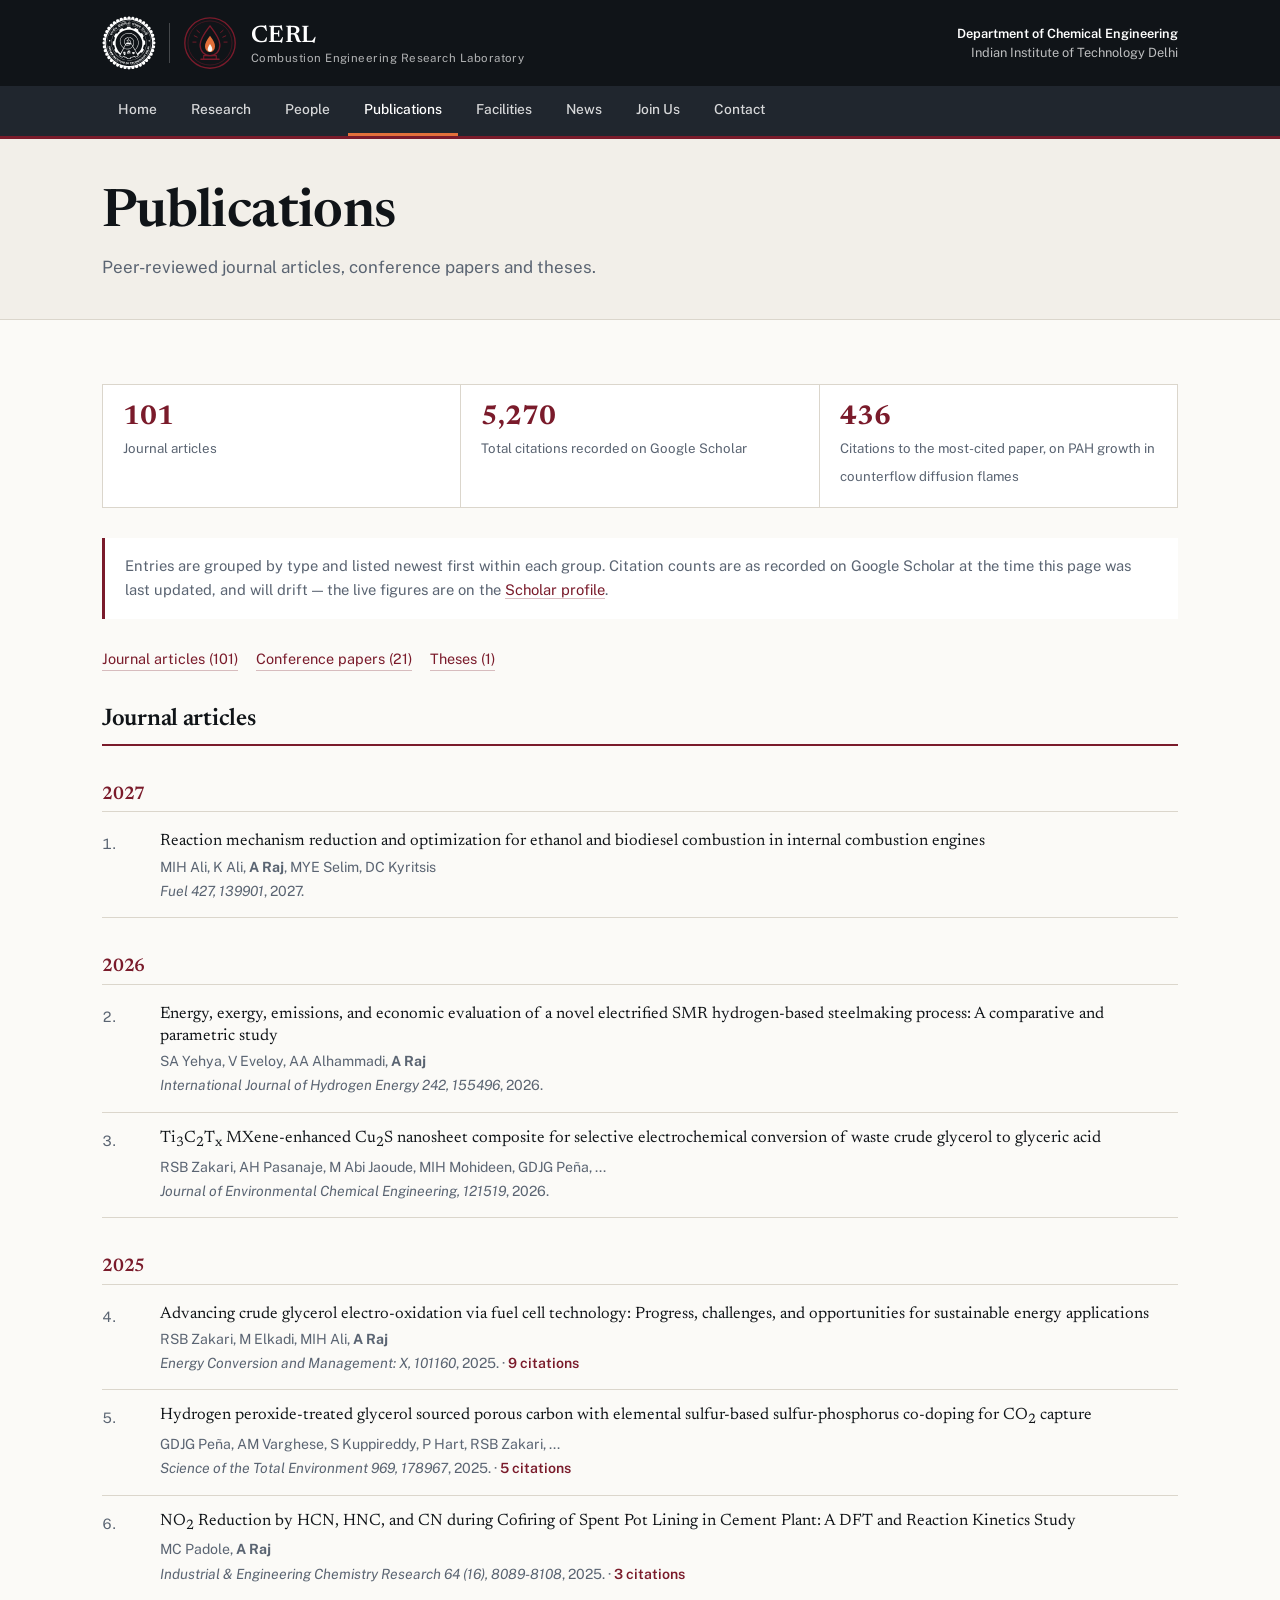
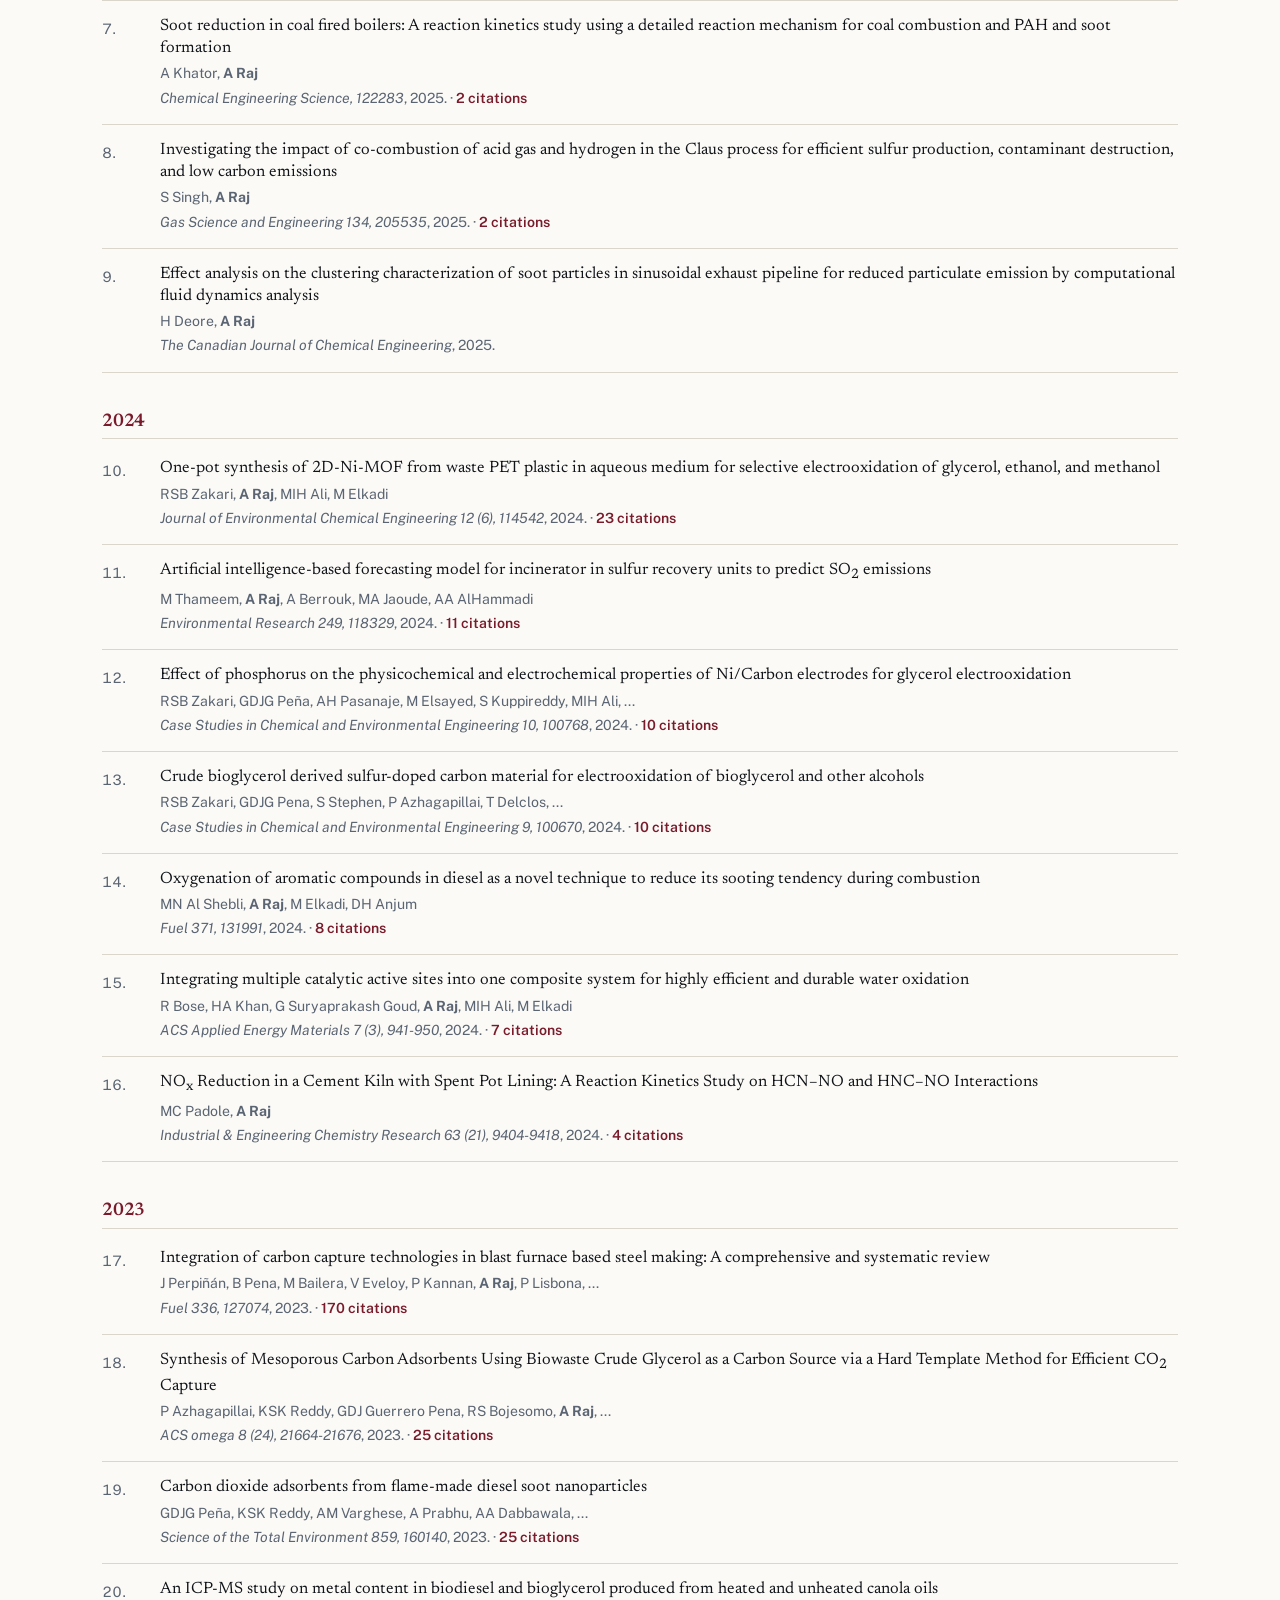
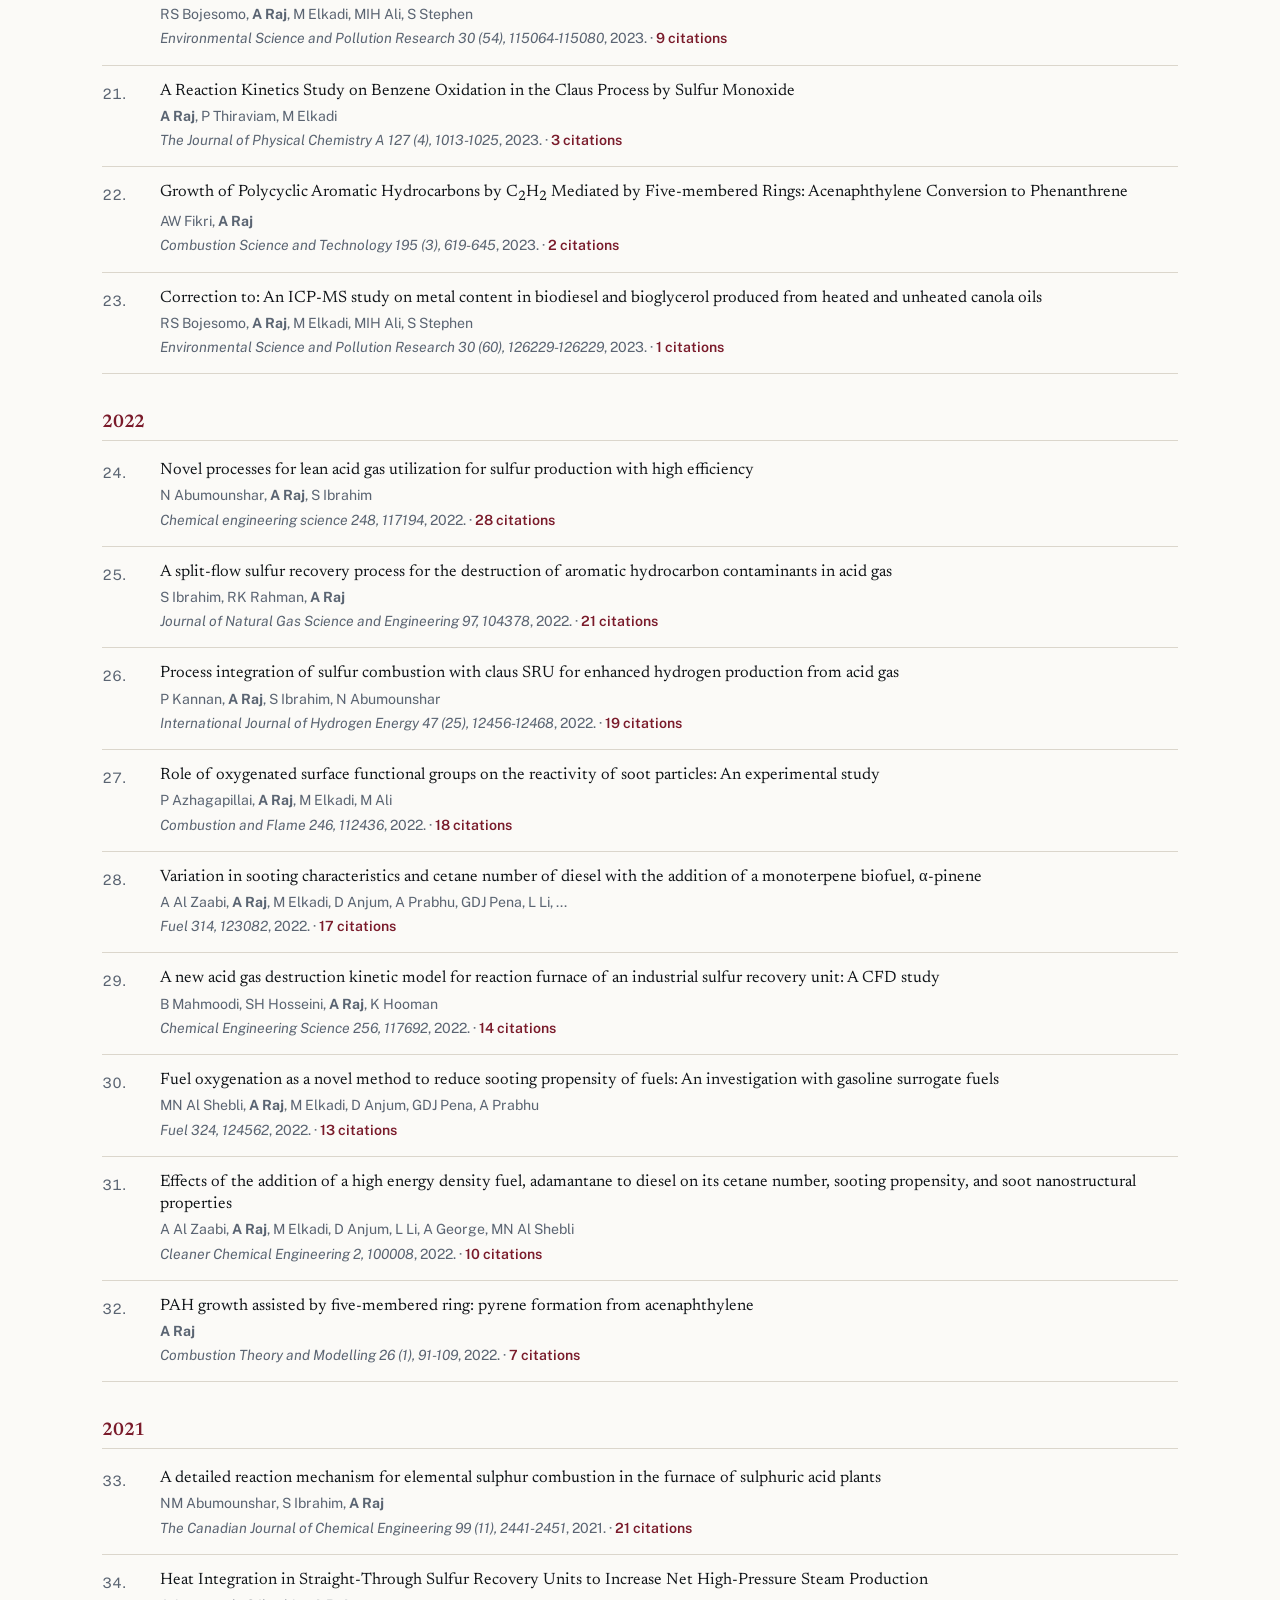
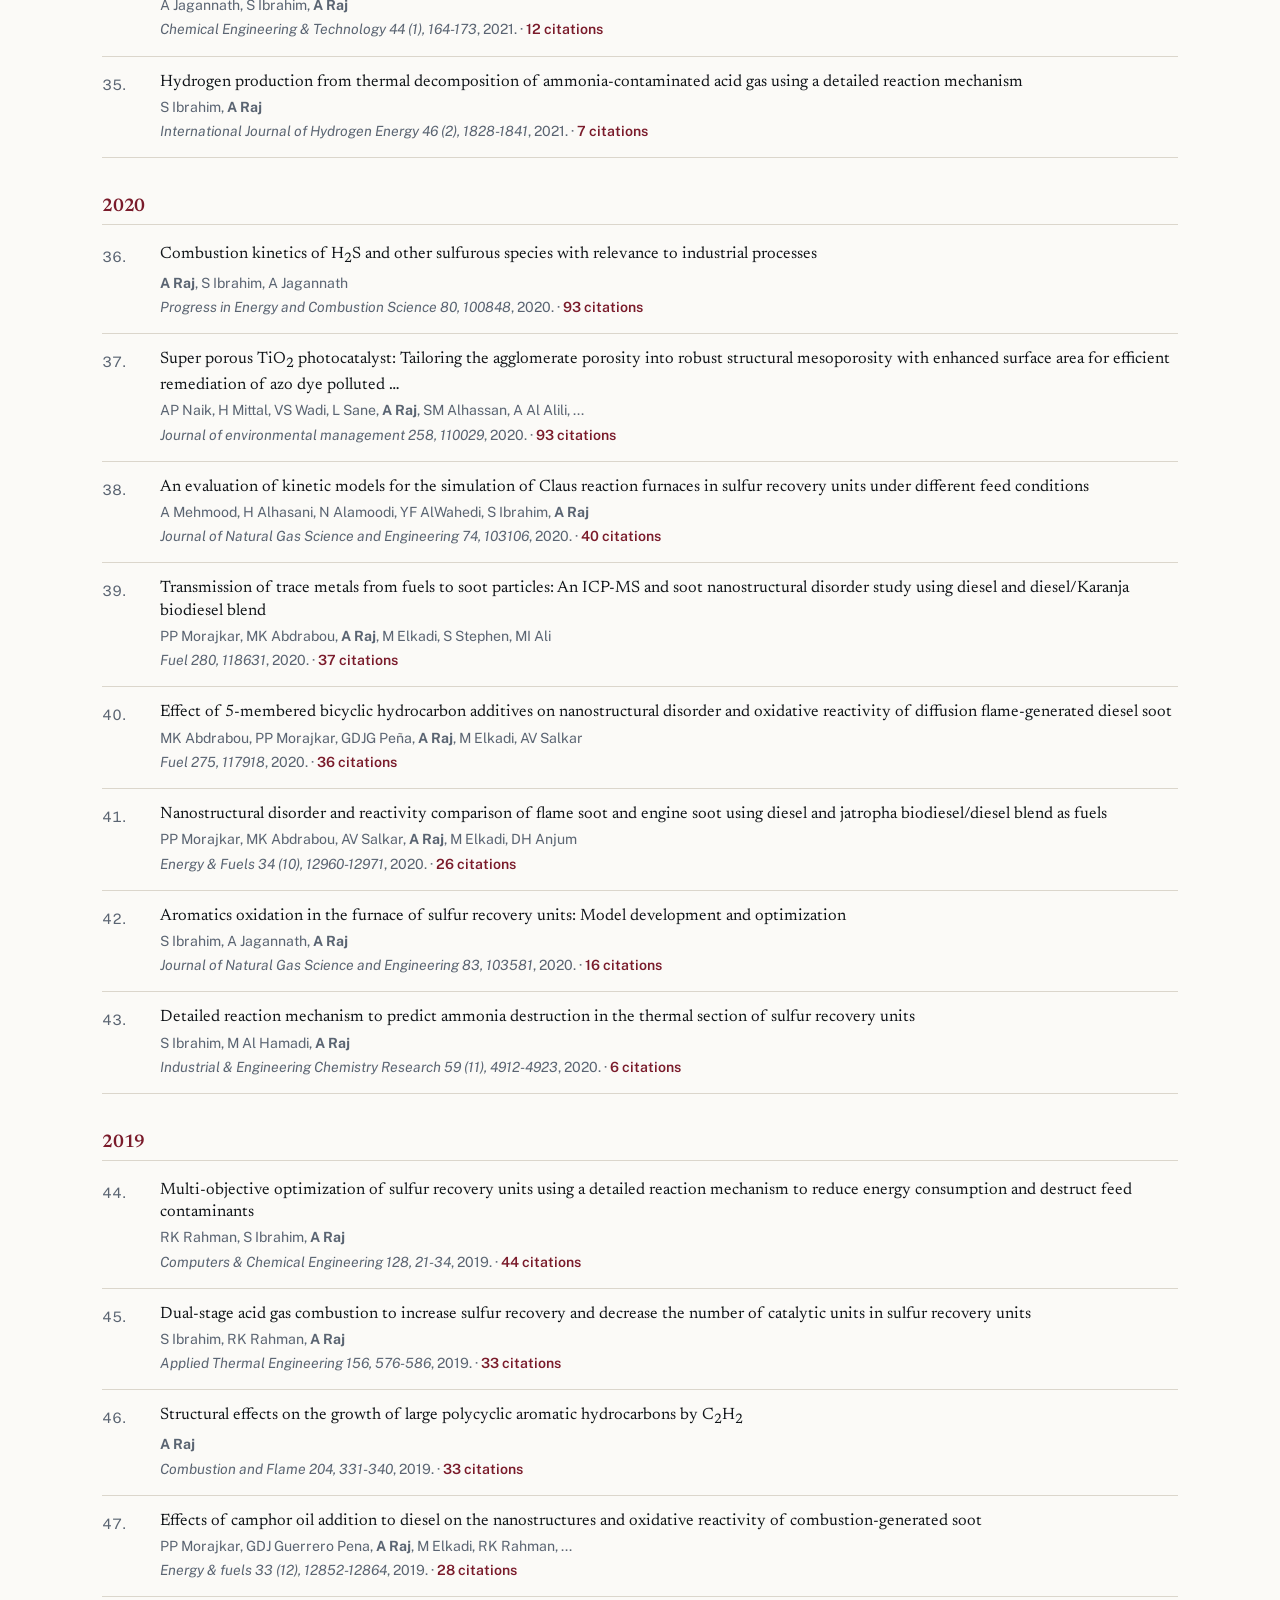
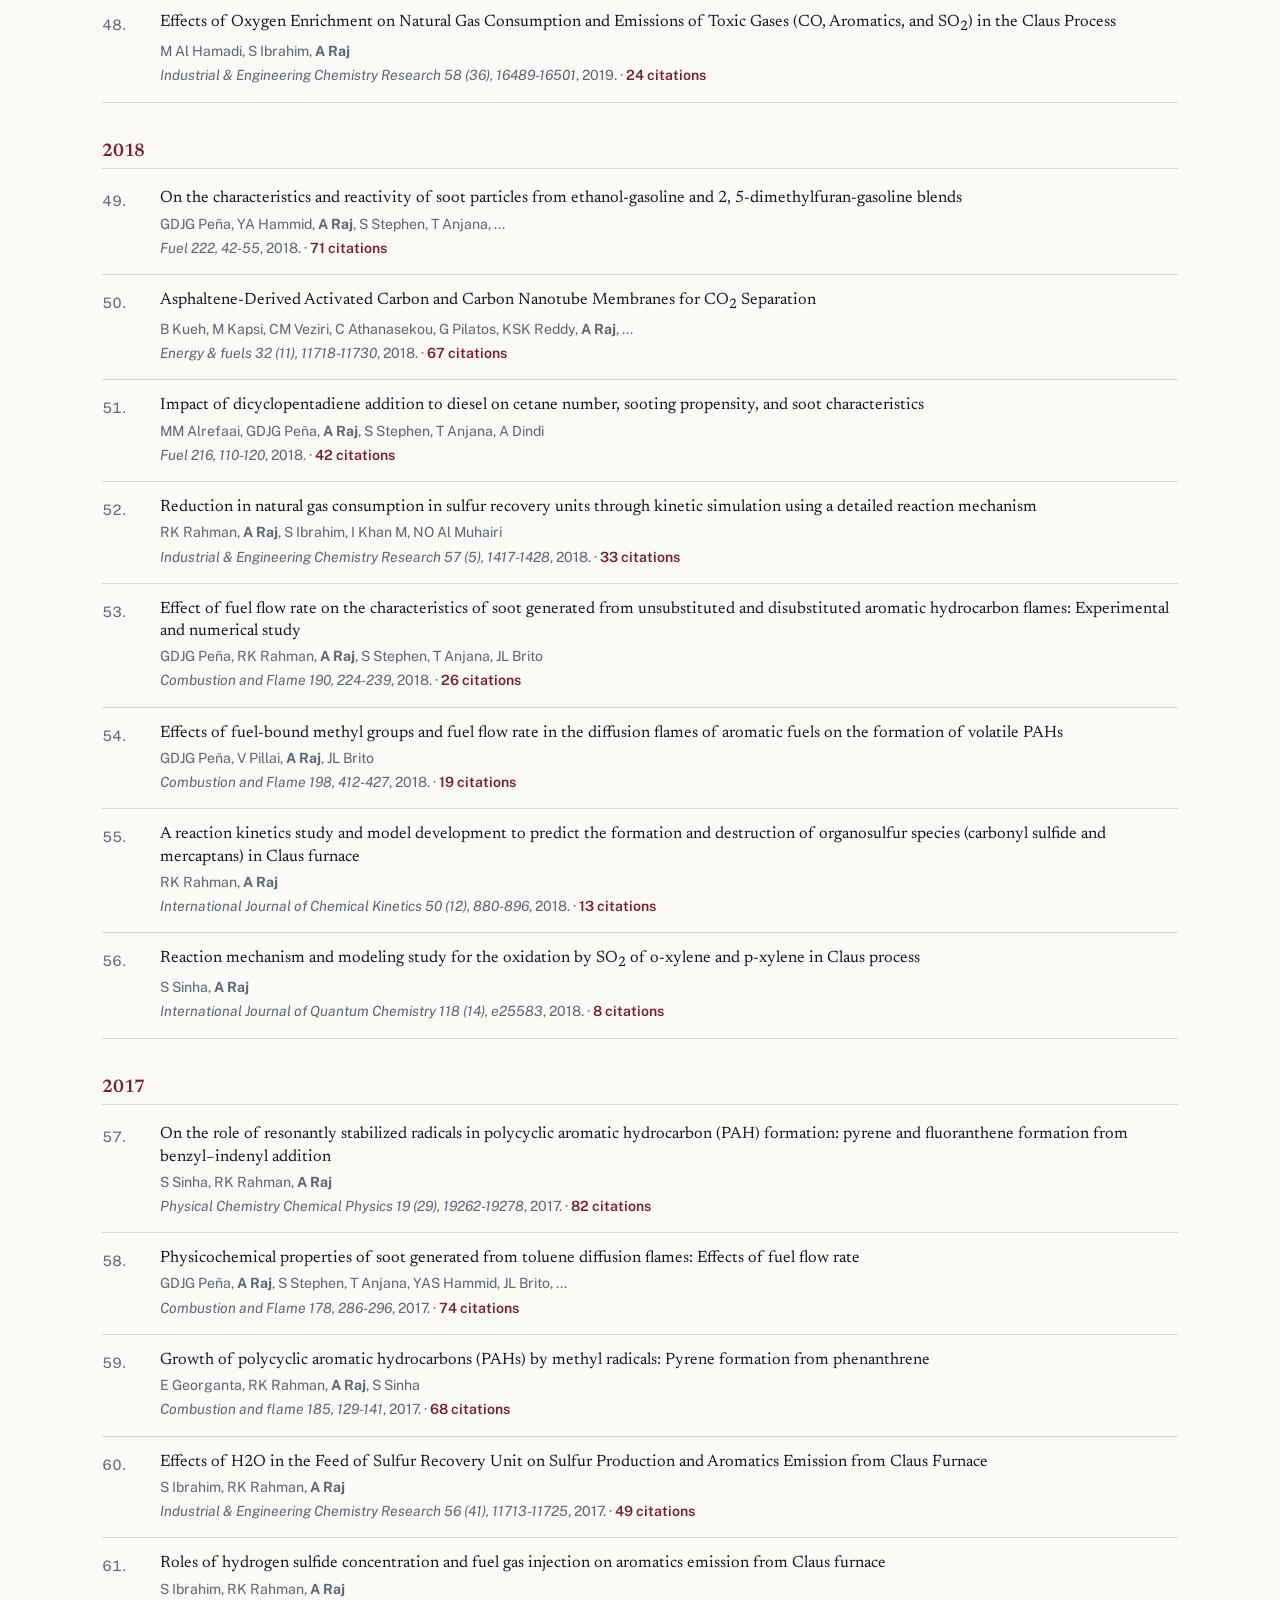
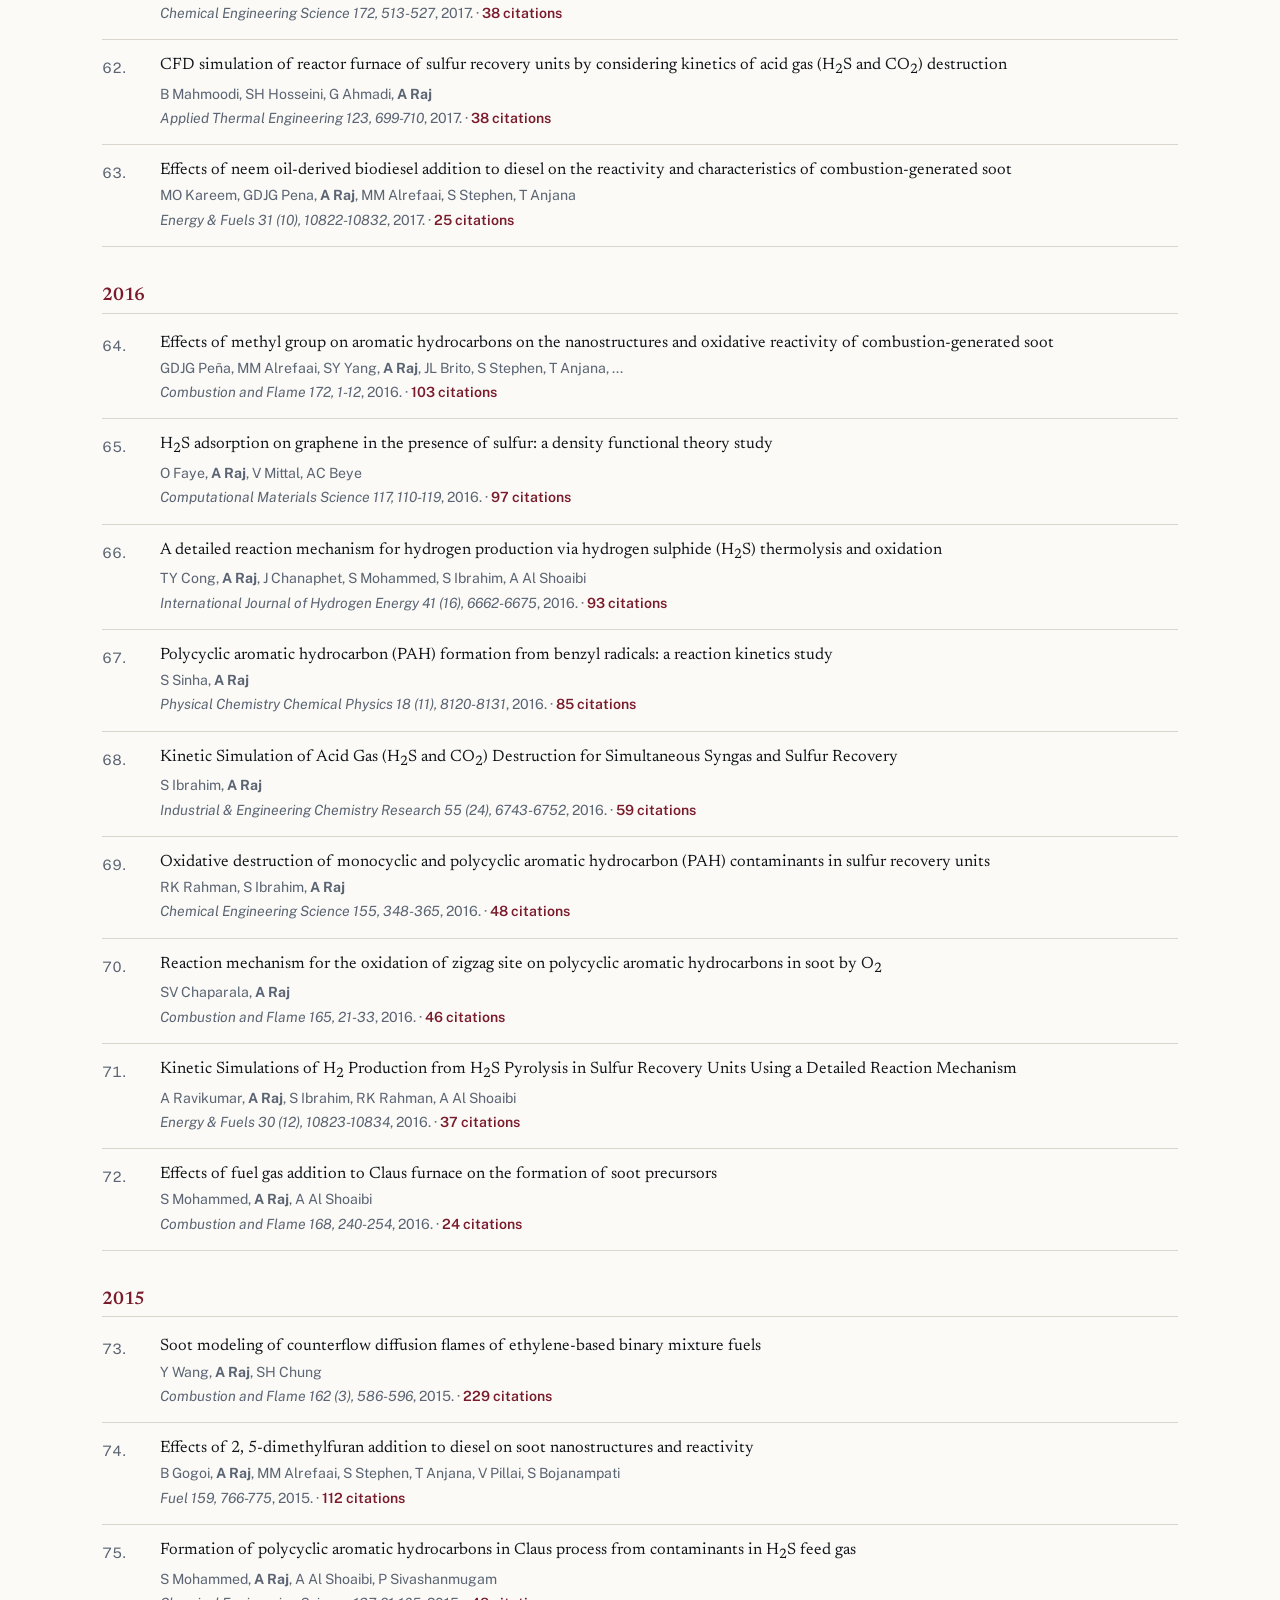
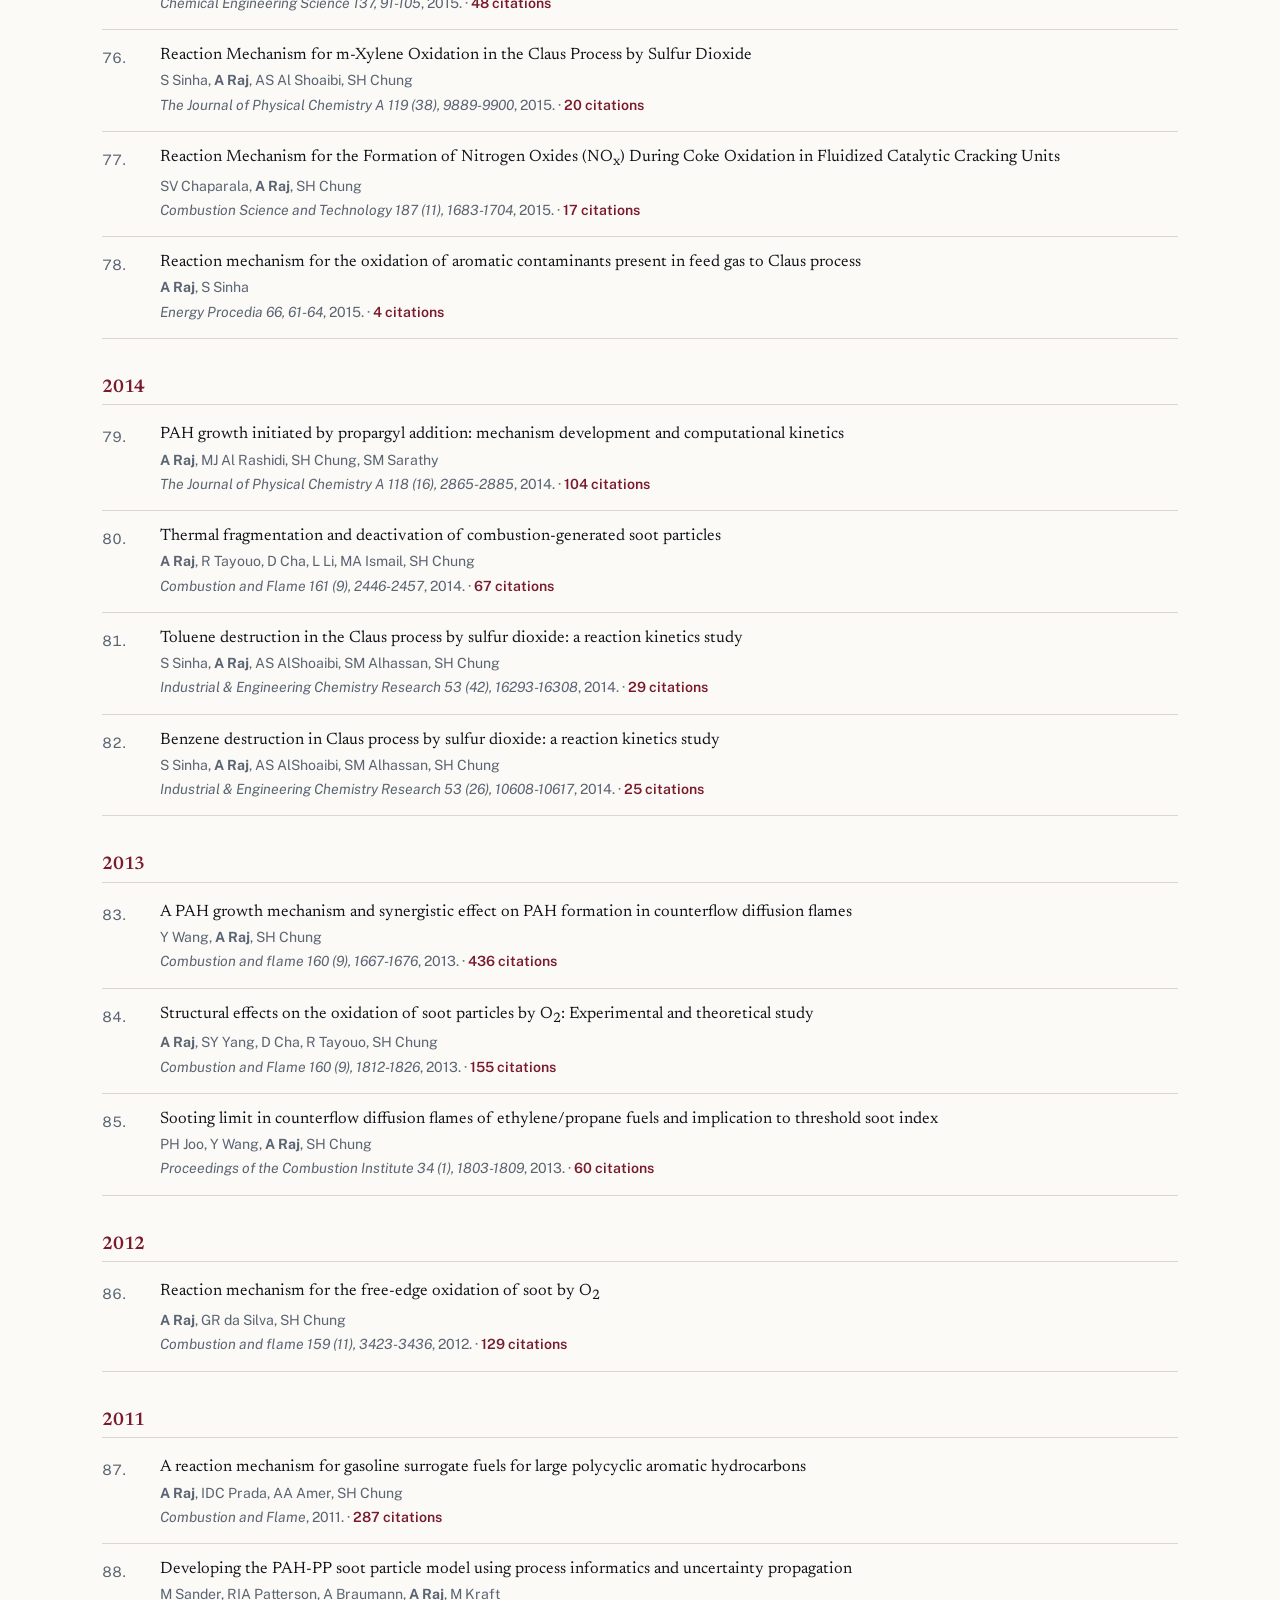
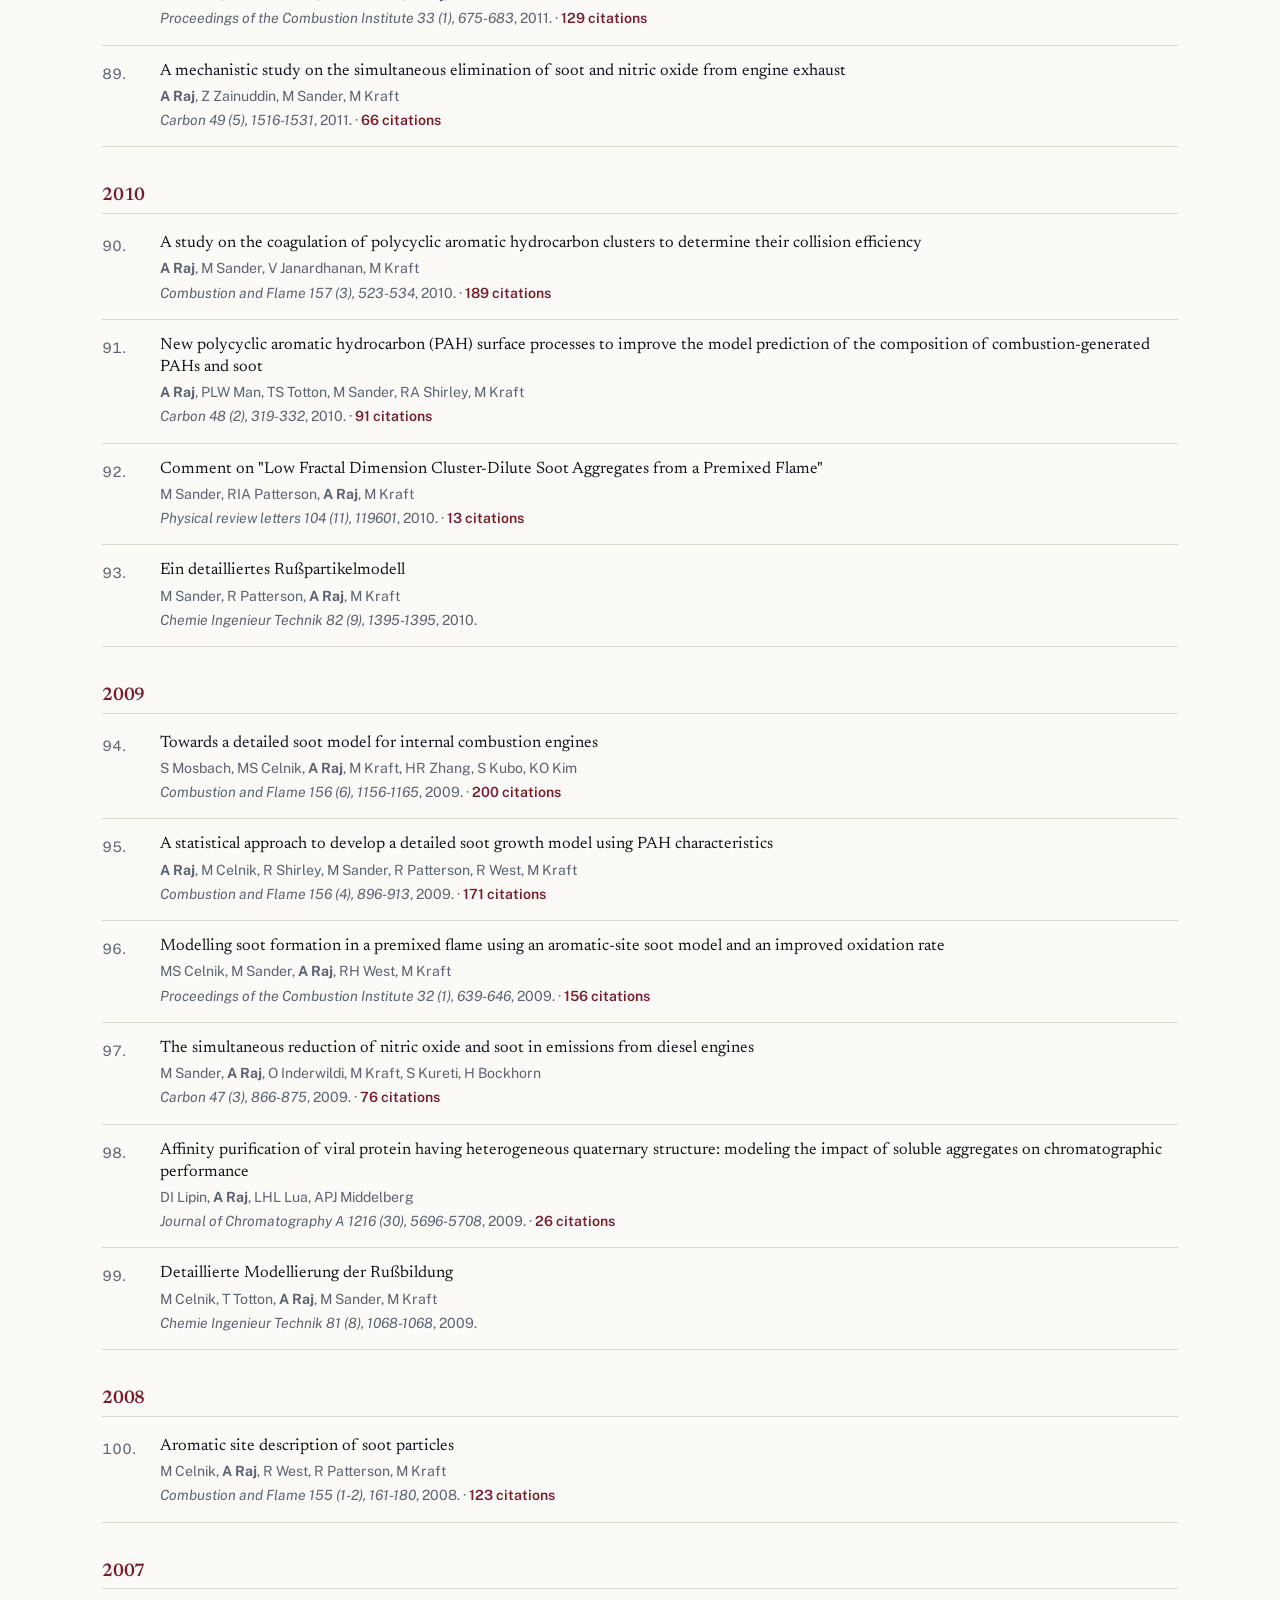
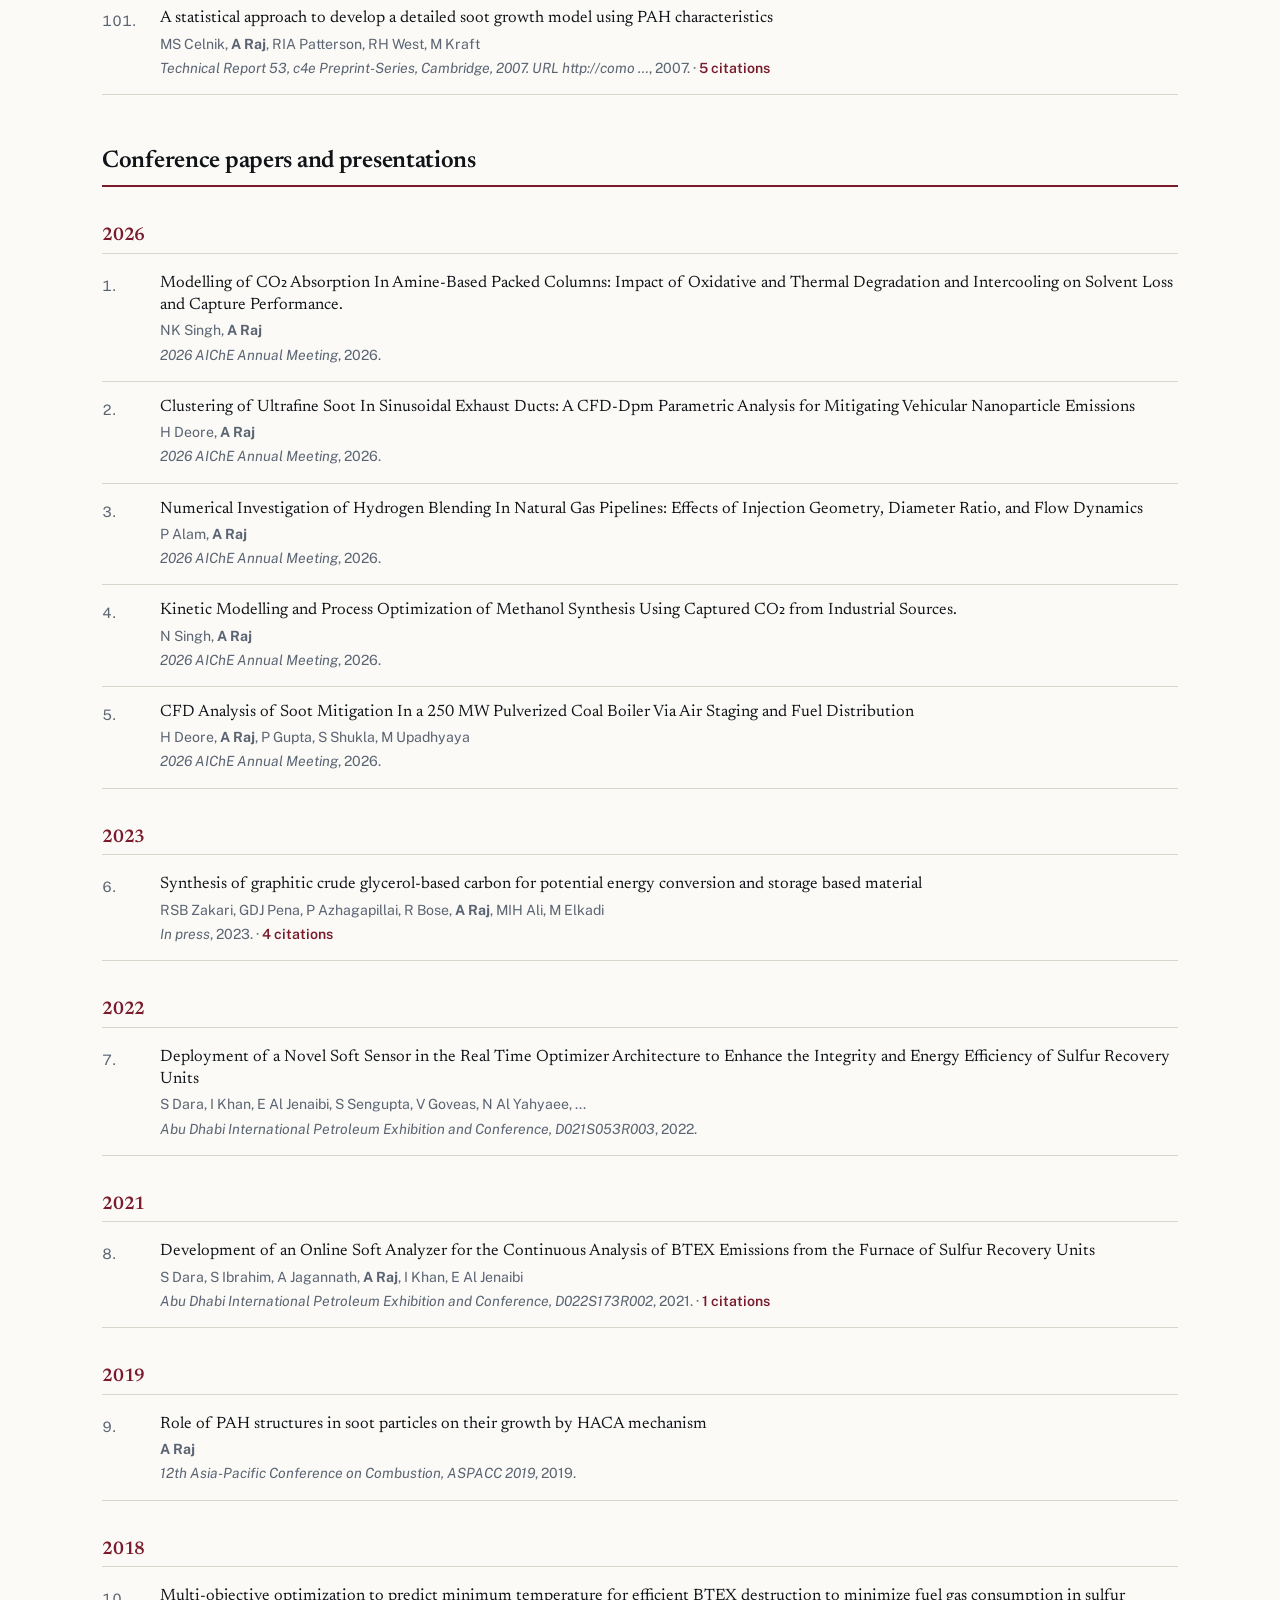
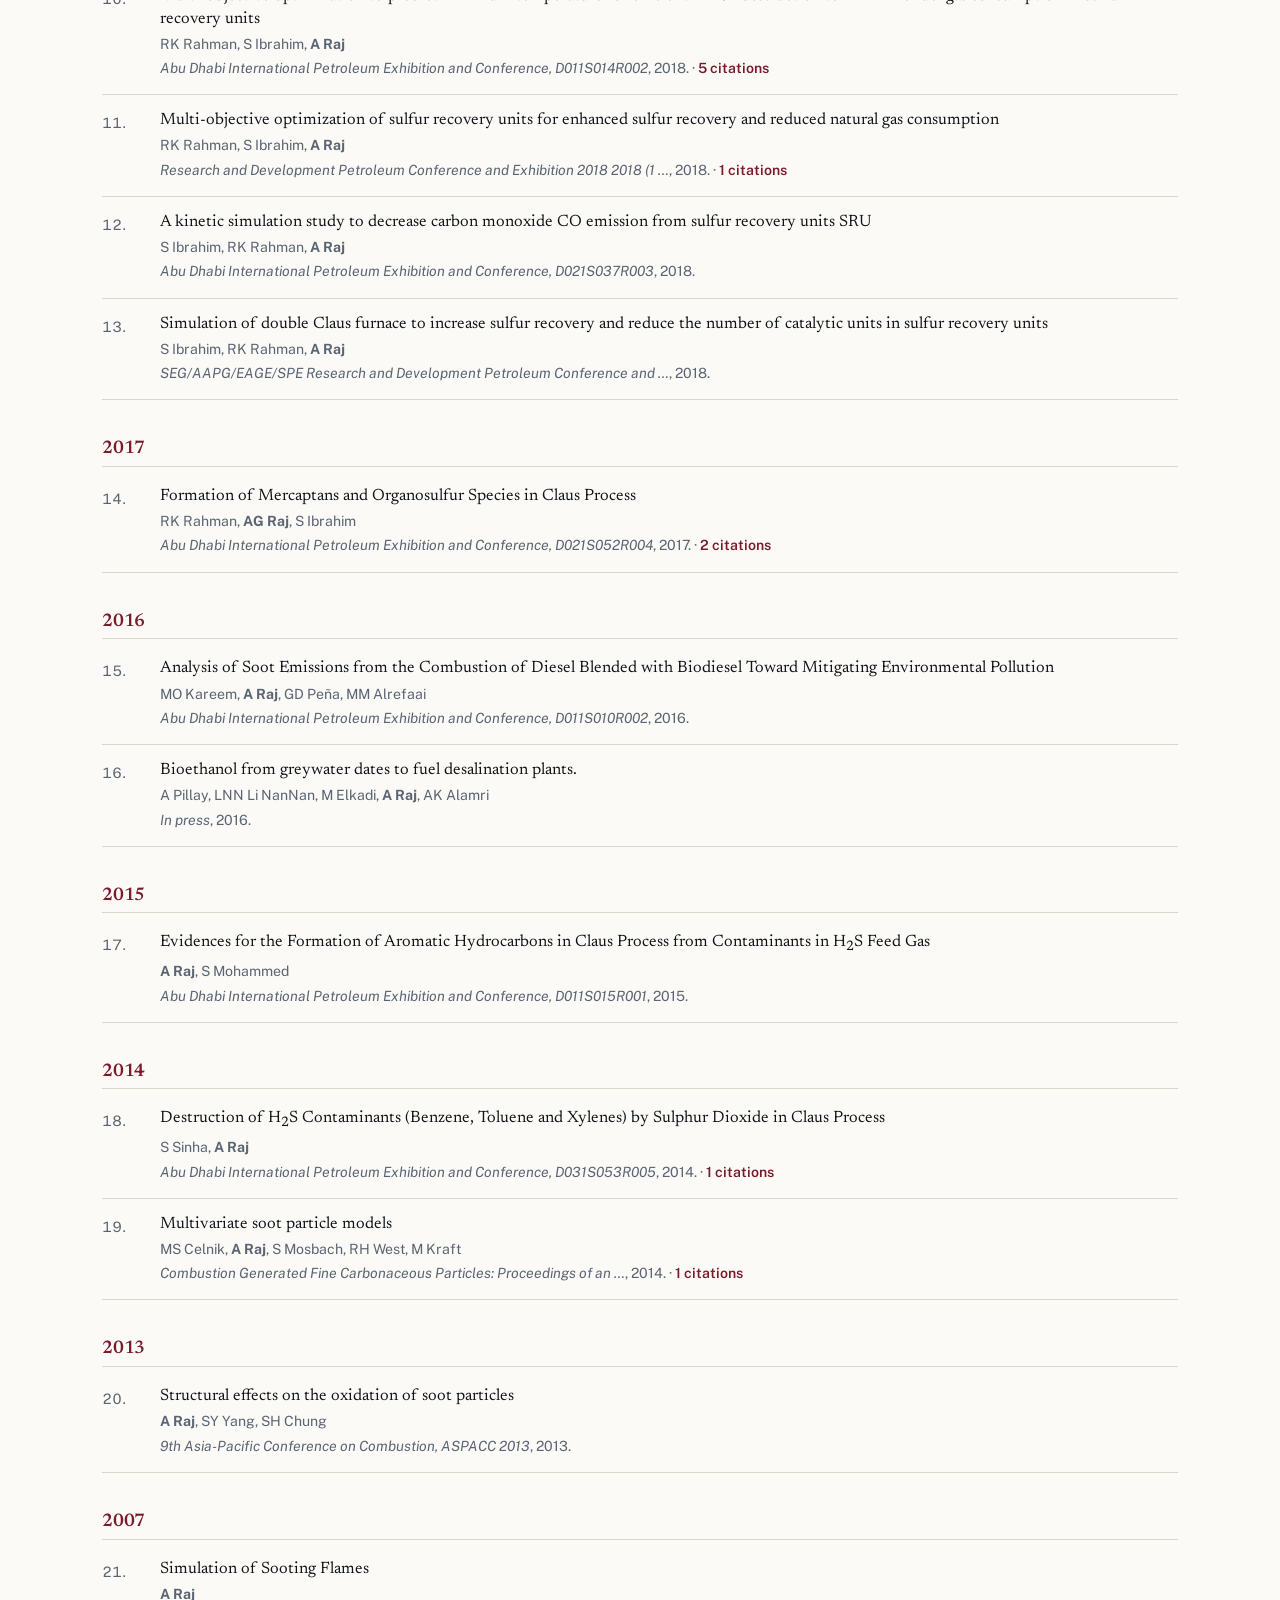
<file: publications.html>
<!DOCTYPE html>
<html lang="en">
<head>
<meta charset="UTF-8">
<meta name="viewport" content="width=device-width, initial-scale=1.0">
<title>Publications &mdash; CERL | IIT Delhi</title>
<meta name="description" content="Complete publication list of Prof. Abhijeet Raj and the Combustion Engineering Research Laboratory, IIT Delhi.">
<link rel="icon" href="assets/img/cerl-mark.svg" type="image/svg+xml">
<link rel="preconnect" href="https://fonts.googleapis.com">
<link rel="preconnect" href="https://fonts.gstatic.com" crossorigin>
<link href="https://fonts.googleapis.com/css2?family=Newsreader:ital,opsz,wght@0,6..72,400;0,600;1,6..72,400&family=Public+Sans:wght@400;500;600;700&display=swap" rel="stylesheet">
<link rel="stylesheet" href="assets/css/style.css">
</head>
<body>
<header class="site-header">
  <div class="header-top">
    <a href="index.html" class="brand">
      <div class="brand-lockup">
        <img class="iitd-logo" src="assets/img/iitd_logo.svg" alt="Indian Institute of Technology Delhi">
        <div class="rule-v"></div>
        <img class="iitd-logo cerl-logo" src="assets/img/cerl-mark.svg" alt="">
      </div>
      <div class="brand-text">
        <span class="brand-name">CERL</span>
        <span class="brand-sub">Combustion Engineering Research Laboratory</span>
      </div>
    </a>
    <div class="header-affil">
      <strong>Department of Chemical Engineering</strong><br>
      Indian Institute of Technology Delhi
    </div>
  </div>
  <nav class="site-nav">
    <button class="nav-toggle" aria-label="Show navigation menu" aria-expanded="false">&#9776;</button>
    <ul>
      <li><a href="index.html">Home</a></li>
      <li><a href="research.html">Research</a></li>
      <li><a href="people.html">People</a></li>
      <li><a href="publications.html" class="active">Publications</a></li>
      <li><a href="facilities.html">Facilities</a></li>
      <li><a href="news.html">News</a></li>
      <li><a href="join.html">Join Us</a></li>
      <li><a href="contact.html">Contact</a></li>
    </ul>
  </nav>
</header>
<section class="page-header">
  <div class="container">
    <h1>Publications</h1>
    <p>Peer-reviewed journal articles, conference papers and theses.</p>
  </div>
</section>

<section class="section">
  <div class="container">

    <div class="pub-stats">
      <div class="pub-stat"><b>101</b><span>Journal articles</span></div>
      <div class="pub-stat"><b>5,270</b><span>Total citations recorded on Google Scholar</span></div>
      <div class="pub-stat"><b>436</b><span>Citations to the most-cited paper, on PAH growth in counterflow diffusion flames</span></div>
    </div>

    <div class="pub-filter-note">
      Entries are grouped by type and listed newest first within each group. Citation counts are
      as recorded on Google Scholar at the time this page was last updated, and will drift &mdash;
      the live figures are on the
      <a href="https://scholar.google.com/citations?hl=en&user=QyO7aqgAAAAJ&view_op=list_works&sortby=pubdate" target="_blank" rel="noopener">Scholar profile</a>.
    </div>

    <nav class="pub-jump">
      <a href="#journal">Journal articles (101)</a>
      <a href="#conference">Conference papers (21)</a>
      <a href="#thesis">Theses (1)</a>
    </nav>

    <h2 id="journal" class="pub-section-heading">Journal articles</h2>
    <h2 class="pub-year-heading">2027</h2>
    <div class="pub-item">
      <div class="pub-num">1.</div>
      <div>
        <div class="pub-item-title">Reaction mechanism reduction and optimization for ethanol and biodiesel combustion in internal combustion engines</div>
        <div class="pub-item-meta">MIH Ali, K Ali, <b>A Raj</b>, MYE Selim, DC Kyritsis</div>
        <div class="pub-item-meta"><i>Fuel 427, 139901</i>, 2027.</div>
      </div>
    </div>
    <h2 class="pub-year-heading">2026</h2>
    <div class="pub-item">
      <div class="pub-num">2.</div>
      <div>
        <div class="pub-item-title">Energy, exergy, emissions, and economic evaluation of a novel electrified SMR hydrogen-based steelmaking process: A comparative and parametric study</div>
        <div class="pub-item-meta">SA Yehya, V Eveloy, AA Alhammadi, <b>A Raj</b></div>
        <div class="pub-item-meta"><i>International Journal of Hydrogen Energy 242, 155496</i>, 2026.</div>
      </div>
    </div>
    <div class="pub-item">
      <div class="pub-num">3.</div>
      <div>
        <div class="pub-item-title">Ti<sub>3</sub>C<sub>2</sub>T<sub>x</sub> MXene-enhanced Cu<sub>2</sub>S nanosheet composite for selective electrochemical conversion of waste crude glycerol to glyceric acid</div>
        <div class="pub-item-meta">RSB Zakari, AH Pasanaje, M Abi Jaoude, MIH Mohideen, GDJG Peña, ...</div>
        <div class="pub-item-meta"><i>Journal of Environmental Chemical Engineering, 121519</i>, 2026.</div>
      </div>
    </div>
    <h2 class="pub-year-heading">2025</h2>
    <div class="pub-item">
      <div class="pub-num">4.</div>
      <div>
        <div class="pub-item-title">Advancing crude glycerol electro-oxidation via fuel cell technology: Progress, challenges, and opportunities for sustainable energy applications</div>
        <div class="pub-item-meta">RSB Zakari, M Elkadi, MIH Ali, <b>A Raj</b></div>
        <div class="pub-item-meta"><i>Energy Conversion and Management: X, 101160</i>, 2025. &middot; <span class="cite-count">9 citations</span></div>
      </div>
    </div>
    <div class="pub-item">
      <div class="pub-num">5.</div>
      <div>
        <div class="pub-item-title">Hydrogen peroxide-treated glycerol sourced porous carbon with elemental sulfur-based sulfur-phosphorus co-doping for CO<sub>2</sub> capture</div>
        <div class="pub-item-meta">GDJG Peña, AM Varghese, S Kuppireddy, P Hart, RSB Zakari, ...</div>
        <div class="pub-item-meta"><i>Science of the Total Environment 969, 178967</i>, 2025. &middot; <span class="cite-count">5 citations</span></div>
      </div>
    </div>
    <div class="pub-item">
      <div class="pub-num">6.</div>
      <div>
        <div class="pub-item-title">NO<sub>2</sub> Reduction by HCN, HNC, and CN during Cofiring of Spent Pot Lining in Cement Plant: A DFT and Reaction Kinetics Study</div>
        <div class="pub-item-meta">MC Padole, <b>A Raj</b></div>
        <div class="pub-item-meta"><i>Industrial &amp; Engineering Chemistry Research 64 (16), 8089-8108</i>, 2025. &middot; <span class="cite-count">3 citations</span></div>
      </div>
    </div>
    <div class="pub-item">
      <div class="pub-num">7.</div>
      <div>
        <div class="pub-item-title">Soot reduction in coal fired boilers: A reaction kinetics study using a detailed reaction mechanism for coal combustion and PAH and soot formation</div>
        <div class="pub-item-meta">A Khator, <b>A Raj</b></div>
        <div class="pub-item-meta"><i>Chemical Engineering Science, 122283</i>, 2025. &middot; <span class="cite-count">2 citations</span></div>
      </div>
    </div>
    <div class="pub-item">
      <div class="pub-num">8.</div>
      <div>
        <div class="pub-item-title">Investigating the impact of co-combustion of acid gas and hydrogen in the Claus process for efficient sulfur production, contaminant destruction, and low carbon emissions</div>
        <div class="pub-item-meta">S Singh, <b>A Raj</b></div>
        <div class="pub-item-meta"><i>Gas Science and Engineering 134, 205535</i>, 2025. &middot; <span class="cite-count">2 citations</span></div>
      </div>
    </div>
    <div class="pub-item">
      <div class="pub-num">9.</div>
      <div>
        <div class="pub-item-title">Effect analysis on the clustering characterization of soot particles in sinusoidal exhaust pipeline for reduced particulate emission by computational fluid dynamics analysis</div>
        <div class="pub-item-meta">H Deore, <b>A Raj</b></div>
        <div class="pub-item-meta"><i>The Canadian Journal of Chemical Engineering</i>, 2025.</div>
      </div>
    </div>
    <h2 class="pub-year-heading">2024</h2>
    <div class="pub-item">
      <div class="pub-num">10.</div>
      <div>
        <div class="pub-item-title">One-pot synthesis of 2D-Ni-MOF from waste PET plastic in aqueous medium for selective electrooxidation of glycerol, ethanol, and methanol</div>
        <div class="pub-item-meta">RSB Zakari, <b>A Raj</b>, MIH Ali, M Elkadi</div>
        <div class="pub-item-meta"><i>Journal of Environmental Chemical Engineering 12 (6), 114542</i>, 2024. &middot; <span class="cite-count">23 citations</span></div>
      </div>
    </div>
    <div class="pub-item">
      <div class="pub-num">11.</div>
      <div>
        <div class="pub-item-title">Artificial intelligence-based forecasting model for incinerator in sulfur recovery units to predict SO<sub>2</sub> emissions</div>
        <div class="pub-item-meta">M Thameem, <b>A Raj</b>, A Berrouk, MA Jaoude, AA AlHammadi</div>
        <div class="pub-item-meta"><i>Environmental Research 249, 118329</i>, 2024. &middot; <span class="cite-count">11 citations</span></div>
      </div>
    </div>
    <div class="pub-item">
      <div class="pub-num">12.</div>
      <div>
        <div class="pub-item-title">Effect of phosphorus on the physicochemical and electrochemical properties of Ni/Carbon electrodes for glycerol electrooxidation</div>
        <div class="pub-item-meta">RSB Zakari, GDJG Peña, AH Pasanaje, M Elsayed, S Kuppireddy, MIH Ali, ...</div>
        <div class="pub-item-meta"><i>Case Studies in Chemical and Environmental Engineering 10, 100768</i>, 2024. &middot; <span class="cite-count">10 citations</span></div>
      </div>
    </div>
    <div class="pub-item">
      <div class="pub-num">13.</div>
      <div>
        <div class="pub-item-title">Crude bioglycerol derived sulfur-doped carbon material for electrooxidation of bioglycerol and other alcohols</div>
        <div class="pub-item-meta">RSB Zakari, GDJG Pena, S Stephen, P Azhagapillai, T Delclos, ...</div>
        <div class="pub-item-meta"><i>Case Studies in Chemical and Environmental Engineering 9, 100670</i>, 2024. &middot; <span class="cite-count">10 citations</span></div>
      </div>
    </div>
    <div class="pub-item">
      <div class="pub-num">14.</div>
      <div>
        <div class="pub-item-title">Oxygenation of aromatic compounds in diesel as a novel technique to reduce its sooting tendency during combustion</div>
        <div class="pub-item-meta">MN Al Shebli, <b>A Raj</b>, M Elkadi, DH Anjum</div>
        <div class="pub-item-meta"><i>Fuel 371, 131991</i>, 2024. &middot; <span class="cite-count">8 citations</span></div>
      </div>
    </div>
    <div class="pub-item">
      <div class="pub-num">15.</div>
      <div>
        <div class="pub-item-title">Integrating multiple catalytic active sites into one composite system for highly efficient and durable water oxidation</div>
        <div class="pub-item-meta">R Bose, HA Khan, G Suryaprakash Goud, <b>A Raj</b>, MIH Ali, M Elkadi</div>
        <div class="pub-item-meta"><i>ACS Applied Energy Materials 7 (3), 941-950</i>, 2024. &middot; <span class="cite-count">7 citations</span></div>
      </div>
    </div>
    <div class="pub-item">
      <div class="pub-num">16.</div>
      <div>
        <div class="pub-item-title">NO<sub>x</sub> Reduction in a Cement Kiln with Spent Pot Lining: A Reaction Kinetics Study on HCN–NO and HNC–NO Interactions</div>
        <div class="pub-item-meta">MC Padole, <b>A Raj</b></div>
        <div class="pub-item-meta"><i>Industrial &amp; Engineering Chemistry Research 63 (21), 9404-9418</i>, 2024. &middot; <span class="cite-count">4 citations</span></div>
      </div>
    </div>
    <h2 class="pub-year-heading">2023</h2>
    <div class="pub-item">
      <div class="pub-num">17.</div>
      <div>
        <div class="pub-item-title">Integration of carbon capture technologies in blast furnace based steel making: A comprehensive and systematic review</div>
        <div class="pub-item-meta">J Perpiñán, B Pena, M Bailera, V Eveloy, P Kannan, <b>A Raj</b>, P Lisbona, ...</div>
        <div class="pub-item-meta"><i>Fuel 336, 127074</i>, 2023. &middot; <span class="cite-count">170 citations</span></div>
      </div>
    </div>
    <div class="pub-item">
      <div class="pub-num">18.</div>
      <div>
        <div class="pub-item-title">Synthesis of Mesoporous Carbon Adsorbents Using Biowaste Crude Glycerol as a Carbon Source via a Hard Template Method for Efficient CO<sub>2</sub> Capture</div>
        <div class="pub-item-meta">P Azhagapillai, KSK Reddy, GDJ Guerrero Pena, RS Bojesomo, <b>A Raj</b>, ...</div>
        <div class="pub-item-meta"><i>ACS omega 8 (24), 21664-21676</i>, 2023. &middot; <span class="cite-count">25 citations</span></div>
      </div>
    </div>
    <div class="pub-item">
      <div class="pub-num">19.</div>
      <div>
        <div class="pub-item-title">Carbon dioxide adsorbents from flame-made diesel soot nanoparticles</div>
        <div class="pub-item-meta">GDJG Peña, KSK Reddy, AM Varghese, A Prabhu, AA Dabbawala, ...</div>
        <div class="pub-item-meta"><i>Science of the Total Environment 859, 160140</i>, 2023. &middot; <span class="cite-count">25 citations</span></div>
      </div>
    </div>
    <div class="pub-item">
      <div class="pub-num">20.</div>
      <div>
        <div class="pub-item-title">An ICP-MS study on metal content in biodiesel and bioglycerol produced from heated and unheated canola oils</div>
        <div class="pub-item-meta">RS Bojesomo, <b>A Raj</b>, M Elkadi, MIH Ali, S Stephen</div>
        <div class="pub-item-meta"><i>Environmental Science and Pollution Research 30 (54), 115064-115080</i>, 2023. &middot; <span class="cite-count">9 citations</span></div>
      </div>
    </div>
    <div class="pub-item">
      <div class="pub-num">21.</div>
      <div>
        <div class="pub-item-title">A Reaction Kinetics Study on Benzene Oxidation in the Claus Process by Sulfur Monoxide</div>
        <div class="pub-item-meta"><b>A Raj</b>, P Thiraviam, M Elkadi</div>
        <div class="pub-item-meta"><i>The Journal of Physical Chemistry A 127 (4), 1013-1025</i>, 2023. &middot; <span class="cite-count">3 citations</span></div>
      </div>
    </div>
    <div class="pub-item">
      <div class="pub-num">22.</div>
      <div>
        <div class="pub-item-title">Growth of Polycyclic Aromatic Hydrocarbons by C<sub>2</sub>H<sub>2</sub> Mediated by Five-membered Rings: Acenaphthylene Conversion to Phenanthrene</div>
        <div class="pub-item-meta">AW Fikri, <b>A Raj</b></div>
        <div class="pub-item-meta"><i>Combustion Science and Technology 195 (3), 619-645</i>, 2023. &middot; <span class="cite-count">2 citations</span></div>
      </div>
    </div>
    <div class="pub-item">
      <div class="pub-num">23.</div>
      <div>
        <div class="pub-item-title">Correction to: An ICP‑MS study on metal content in biodiesel and bioglycerol produced from heated and unheated canola oils</div>
        <div class="pub-item-meta">RS Bojesomo, <b>A Raj</b>, M Elkadi, MIH Ali, S Stephen</div>
        <div class="pub-item-meta"><i>Environmental Science and Pollution Research 30 (60), 126229-126229</i>, 2023. &middot; <span class="cite-count">1 citations</span></div>
      </div>
    </div>
    <h2 class="pub-year-heading">2022</h2>
    <div class="pub-item">
      <div class="pub-num">24.</div>
      <div>
        <div class="pub-item-title">Novel processes for lean acid gas utilization for sulfur production with high efficiency</div>
        <div class="pub-item-meta">N Abumounshar, <b>A Raj</b>, S Ibrahim</div>
        <div class="pub-item-meta"><i>Chemical engineering science 248, 117194</i>, 2022. &middot; <span class="cite-count">28 citations</span></div>
      </div>
    </div>
    <div class="pub-item">
      <div class="pub-num">25.</div>
      <div>
        <div class="pub-item-title">A split-flow sulfur recovery process for the destruction of aromatic hydrocarbon contaminants in acid gas</div>
        <div class="pub-item-meta">S Ibrahim, RK Rahman, <b>A Raj</b></div>
        <div class="pub-item-meta"><i>Journal of Natural Gas Science and Engineering 97, 104378</i>, 2022. &middot; <span class="cite-count">21 citations</span></div>
      </div>
    </div>
    <div class="pub-item">
      <div class="pub-num">26.</div>
      <div>
        <div class="pub-item-title">Process integration of sulfur combustion with claus SRU for enhanced hydrogen production from acid gas</div>
        <div class="pub-item-meta">P Kannan, <b>A Raj</b>, S Ibrahim, N Abumounshar</div>
        <div class="pub-item-meta"><i>International Journal of Hydrogen Energy 47 (25), 12456-12468</i>, 2022. &middot; <span class="cite-count">19 citations</span></div>
      </div>
    </div>
    <div class="pub-item">
      <div class="pub-num">27.</div>
      <div>
        <div class="pub-item-title">Role of oxygenated surface functional groups on the reactivity of soot particles: An experimental study</div>
        <div class="pub-item-meta">P Azhagapillai, <b>A Raj</b>, M Elkadi, M Ali</div>
        <div class="pub-item-meta"><i>Combustion and Flame 246, 112436</i>, 2022. &middot; <span class="cite-count">18 citations</span></div>
      </div>
    </div>
    <div class="pub-item">
      <div class="pub-num">28.</div>
      <div>
        <div class="pub-item-title">Variation in sooting characteristics and cetane number of diesel with the addition of a monoterpene biofuel, α-pinene</div>
        <div class="pub-item-meta">A Al Zaabi, <b>A Raj</b>, M Elkadi, D Anjum, A Prabhu, GDJ Pena, L Li, ...</div>
        <div class="pub-item-meta"><i>Fuel 314, 123082</i>, 2022. &middot; <span class="cite-count">17 citations</span></div>
      </div>
    </div>
    <div class="pub-item">
      <div class="pub-num">29.</div>
      <div>
        <div class="pub-item-title">A new acid gas destruction kinetic model for reaction furnace of an industrial sulfur recovery unit: A CFD study</div>
        <div class="pub-item-meta">B Mahmoodi, SH Hosseini, <b>A Raj</b>, K Hooman</div>
        <div class="pub-item-meta"><i>Chemical Engineering Science 256, 117692</i>, 2022. &middot; <span class="cite-count">14 citations</span></div>
      </div>
    </div>
    <div class="pub-item">
      <div class="pub-num">30.</div>
      <div>
        <div class="pub-item-title">Fuel oxygenation as a novel method to reduce sooting propensity of fuels: An investigation with gasoline surrogate fuels</div>
        <div class="pub-item-meta">MN Al Shebli, <b>A Raj</b>, M Elkadi, D Anjum, GDJ Pena, A Prabhu</div>
        <div class="pub-item-meta"><i>Fuel 324, 124562</i>, 2022. &middot; <span class="cite-count">13 citations</span></div>
      </div>
    </div>
    <div class="pub-item">
      <div class="pub-num">31.</div>
      <div>
        <div class="pub-item-title">Effects of the addition of a high energy density fuel, adamantane to diesel on its cetane number, sooting propensity, and soot nanostructural properties</div>
        <div class="pub-item-meta">A Al Zaabi, <b>A Raj</b>, M Elkadi, D Anjum, L Li, A George, MN Al Shebli</div>
        <div class="pub-item-meta"><i>Cleaner Chemical Engineering 2, 100008</i>, 2022. &middot; <span class="cite-count">10 citations</span></div>
      </div>
    </div>
    <div class="pub-item">
      <div class="pub-num">32.</div>
      <div>
        <div class="pub-item-title">PAH growth assisted by five-membered ring: pyrene formation from acenaphthylene</div>
        <div class="pub-item-meta"><b>A Raj</b></div>
        <div class="pub-item-meta"><i>Combustion Theory and Modelling 26 (1), 91-109</i>, 2022. &middot; <span class="cite-count">7 citations</span></div>
      </div>
    </div>
    <h2 class="pub-year-heading">2021</h2>
    <div class="pub-item">
      <div class="pub-num">33.</div>
      <div>
        <div class="pub-item-title">A detailed reaction mechanism for elemental sulphur combustion in the furnace of sulphuric acid plants</div>
        <div class="pub-item-meta">NM Abumounshar, S Ibrahim, <b>A Raj</b></div>
        <div class="pub-item-meta"><i>The Canadian Journal of Chemical Engineering 99 (11), 2441-2451</i>, 2021. &middot; <span class="cite-count">21 citations</span></div>
      </div>
    </div>
    <div class="pub-item">
      <div class="pub-num">34.</div>
      <div>
        <div class="pub-item-title">Heat Integration in Straight‐Through Sulfur Recovery Units to Increase Net High‐Pressure Steam Production</div>
        <div class="pub-item-meta">A Jagannath, S Ibrahim, <b>A Raj</b></div>
        <div class="pub-item-meta"><i>Chemical Engineering &amp; Technology 44 (1), 164-173</i>, 2021. &middot; <span class="cite-count">12 citations</span></div>
      </div>
    </div>
    <div class="pub-item">
      <div class="pub-num">35.</div>
      <div>
        <div class="pub-item-title">Hydrogen production from thermal decomposition of ammonia-contaminated acid gas using a detailed reaction mechanism</div>
        <div class="pub-item-meta">S Ibrahim, <b>A Raj</b></div>
        <div class="pub-item-meta"><i>International Journal of Hydrogen Energy 46 (2), 1828-1841</i>, 2021. &middot; <span class="cite-count">7 citations</span></div>
      </div>
    </div>
    <h2 class="pub-year-heading">2020</h2>
    <div class="pub-item">
      <div class="pub-num">36.</div>
      <div>
        <div class="pub-item-title">Combustion kinetics of H<sub>2</sub>S and other sulfurous species with relevance to industrial processes</div>
        <div class="pub-item-meta"><b>A Raj</b>, S Ibrahim, A Jagannath</div>
        <div class="pub-item-meta"><i>Progress in Energy and Combustion Science 80, 100848</i>, 2020. &middot; <span class="cite-count">93 citations</span></div>
      </div>
    </div>
    <div class="pub-item">
      <div class="pub-num">37.</div>
      <div>
        <div class="pub-item-title">Super porous TiO<sub>2</sub> photocatalyst: Tailoring the agglomerate porosity into robust structural mesoporosity with enhanced surface area for efficient remediation of azo dye polluted …</div>
        <div class="pub-item-meta">AP Naik, H Mittal, VS Wadi, L Sane, <b>A Raj</b>, SM Alhassan, A Al Alili, ...</div>
        <div class="pub-item-meta"><i>Journal of environmental management 258, 110029</i>, 2020. &middot; <span class="cite-count">93 citations</span></div>
      </div>
    </div>
    <div class="pub-item">
      <div class="pub-num">38.</div>
      <div>
        <div class="pub-item-title">An evaluation of kinetic models for the simulation of Claus reaction furnaces in sulfur recovery units under different feed conditions</div>
        <div class="pub-item-meta">A Mehmood, H Alhasani, N Alamoodi, YF AlWahedi, S Ibrahim, <b>A Raj</b></div>
        <div class="pub-item-meta"><i>Journal of Natural Gas Science and Engineering 74, 103106</i>, 2020. &middot; <span class="cite-count">40 citations</span></div>
      </div>
    </div>
    <div class="pub-item">
      <div class="pub-num">39.</div>
      <div>
        <div class="pub-item-title">Transmission of trace metals from fuels to soot particles: An ICP-MS and soot nanostructural disorder study using diesel and diesel/Karanja biodiesel blend</div>
        <div class="pub-item-meta">PP Morajkar, MK Abdrabou, <b>A Raj</b>, M Elkadi, S Stephen, MI Ali</div>
        <div class="pub-item-meta"><i>Fuel 280, 118631</i>, 2020. &middot; <span class="cite-count">37 citations</span></div>
      </div>
    </div>
    <div class="pub-item">
      <div class="pub-num">40.</div>
      <div>
        <div class="pub-item-title">Effect of 5-membered bicyclic hydrocarbon additives on nanostructural disorder and oxidative reactivity of diffusion flame-generated diesel soot</div>
        <div class="pub-item-meta">MK Abdrabou, PP Morajkar, GDJG Peña, <b>A Raj</b>, M Elkadi, AV Salkar</div>
        <div class="pub-item-meta"><i>Fuel 275, 117918</i>, 2020. &middot; <span class="cite-count">36 citations</span></div>
      </div>
    </div>
    <div class="pub-item">
      <div class="pub-num">41.</div>
      <div>
        <div class="pub-item-title">Nanostructural disorder and reactivity comparison of flame soot and engine soot using diesel and jatropha biodiesel/diesel blend as fuels</div>
        <div class="pub-item-meta">PP Morajkar, MK Abdrabou, AV Salkar, <b>A Raj</b>, M Elkadi, DH Anjum</div>
        <div class="pub-item-meta"><i>Energy &amp; Fuels 34 (10), 12960-12971</i>, 2020. &middot; <span class="cite-count">26 citations</span></div>
      </div>
    </div>
    <div class="pub-item">
      <div class="pub-num">42.</div>
      <div>
        <div class="pub-item-title">Aromatics oxidation in the furnace of sulfur recovery units: Model development and optimization</div>
        <div class="pub-item-meta">S Ibrahim, A Jagannath, <b>A Raj</b></div>
        <div class="pub-item-meta"><i>Journal of Natural Gas Science and Engineering 83, 103581</i>, 2020. &middot; <span class="cite-count">16 citations</span></div>
      </div>
    </div>
    <div class="pub-item">
      <div class="pub-num">43.</div>
      <div>
        <div class="pub-item-title">Detailed reaction mechanism to predict ammonia destruction in the thermal section of sulfur recovery units</div>
        <div class="pub-item-meta">S Ibrahim, M Al Hamadi, <b>A Raj</b></div>
        <div class="pub-item-meta"><i>Industrial &amp; Engineering Chemistry Research 59 (11), 4912-4923</i>, 2020. &middot; <span class="cite-count">6 citations</span></div>
      </div>
    </div>
    <h2 class="pub-year-heading">2019</h2>
    <div class="pub-item">
      <div class="pub-num">44.</div>
      <div>
        <div class="pub-item-title">Multi-objective optimization of sulfur recovery units using a detailed reaction mechanism to reduce energy consumption and destruct feed contaminants</div>
        <div class="pub-item-meta">RK Rahman, S Ibrahim, <b>A Raj</b></div>
        <div class="pub-item-meta"><i>Computers &amp; Chemical Engineering 128, 21-34</i>, 2019. &middot; <span class="cite-count">44 citations</span></div>
      </div>
    </div>
    <div class="pub-item">
      <div class="pub-num">45.</div>
      <div>
        <div class="pub-item-title">Dual-stage acid gas combustion to increase sulfur recovery and decrease the number of catalytic units in sulfur recovery units</div>
        <div class="pub-item-meta">S Ibrahim, RK Rahman, <b>A Raj</b></div>
        <div class="pub-item-meta"><i>Applied Thermal Engineering 156, 576-586</i>, 2019. &middot; <span class="cite-count">33 citations</span></div>
      </div>
    </div>
    <div class="pub-item">
      <div class="pub-num">46.</div>
      <div>
        <div class="pub-item-title">Structural effects on the growth of large polycyclic aromatic hydrocarbons by C<sub>2</sub>H<sub>2</sub></div>
        <div class="pub-item-meta"><b>A Raj</b></div>
        <div class="pub-item-meta"><i>Combustion and Flame 204, 331-340</i>, 2019. &middot; <span class="cite-count">33 citations</span></div>
      </div>
    </div>
    <div class="pub-item">
      <div class="pub-num">47.</div>
      <div>
        <div class="pub-item-title">Effects of camphor oil addition to diesel on the nanostructures and oxidative reactivity of combustion-generated soot</div>
        <div class="pub-item-meta">PP Morajkar, GDJ Guerrero Pena, <b>A Raj</b>, M Elkadi, RK Rahman, ...</div>
        <div class="pub-item-meta"><i>Energy &amp; fuels 33 (12), 12852-12864</i>, 2019. &middot; <span class="cite-count">28 citations</span></div>
      </div>
    </div>
    <div class="pub-item">
      <div class="pub-num">48.</div>
      <div>
        <div class="pub-item-title">Effects of Oxygen Enrichment on Natural Gas Consumption and Emissions of Toxic Gases (CO, Aromatics, and SO<sub>2</sub>) in the Claus Process</div>
        <div class="pub-item-meta">M Al Hamadi, S Ibrahim, <b>A Raj</b></div>
        <div class="pub-item-meta"><i>Industrial &amp; Engineering Chemistry Research 58 (36), 16489-16501</i>, 2019. &middot; <span class="cite-count">24 citations</span></div>
      </div>
    </div>
    <h2 class="pub-year-heading">2018</h2>
    <div class="pub-item">
      <div class="pub-num">49.</div>
      <div>
        <div class="pub-item-title">On the characteristics and reactivity of soot particles from ethanol-gasoline and 2, 5-dimethylfuran-gasoline blends</div>
        <div class="pub-item-meta">GDJG Peña, YA Hammid, <b>A Raj</b>, S Stephen, T Anjana, ...</div>
        <div class="pub-item-meta"><i>Fuel 222, 42-55</i>, 2018. &middot; <span class="cite-count">71 citations</span></div>
      </div>
    </div>
    <div class="pub-item">
      <div class="pub-num">50.</div>
      <div>
        <div class="pub-item-title">Asphaltene-Derived Activated Carbon and Carbon Nanotube Membranes for CO<sub>2</sub> Separation</div>
        <div class="pub-item-meta">B Kueh, M Kapsi, CM Veziri, C Athanasekou, G Pilatos, KSK Reddy, <b>A Raj</b>, ...</div>
        <div class="pub-item-meta"><i>Energy &amp; fuels 32 (11), 11718-11730</i>, 2018. &middot; <span class="cite-count">67 citations</span></div>
      </div>
    </div>
    <div class="pub-item">
      <div class="pub-num">51.</div>
      <div>
        <div class="pub-item-title">Impact of dicyclopentadiene addition to diesel on cetane number, sooting propensity, and soot characteristics</div>
        <div class="pub-item-meta">MM Alrefaai, GDJG Peña, <b>A Raj</b>, S Stephen, T Anjana, A Dindi</div>
        <div class="pub-item-meta"><i>Fuel 216, 110-120</i>, 2018. &middot; <span class="cite-count">42 citations</span></div>
      </div>
    </div>
    <div class="pub-item">
      <div class="pub-num">52.</div>
      <div>
        <div class="pub-item-title">Reduction in natural gas consumption in sulfur recovery units through kinetic simulation using a detailed reaction mechanism</div>
        <div class="pub-item-meta">RK Rahman, <b>A Raj</b>, S Ibrahim, I Khan M, NO Al Muhairi</div>
        <div class="pub-item-meta"><i>Industrial &amp; Engineering Chemistry Research 57 (5), 1417-1428</i>, 2018. &middot; <span class="cite-count">33 citations</span></div>
      </div>
    </div>
    <div class="pub-item">
      <div class="pub-num">53.</div>
      <div>
        <div class="pub-item-title">Effect of fuel flow rate on the characteristics of soot generated from unsubstituted and disubstituted aromatic hydrocarbon flames: Experimental and numerical study</div>
        <div class="pub-item-meta">GDJG Peña, RK Rahman, <b>A Raj</b>, S Stephen, T Anjana, JL Brito</div>
        <div class="pub-item-meta"><i>Combustion and Flame 190, 224-239</i>, 2018. &middot; <span class="cite-count">26 citations</span></div>
      </div>
    </div>
    <div class="pub-item">
      <div class="pub-num">54.</div>
      <div>
        <div class="pub-item-title">Effects of fuel-bound methyl groups and fuel flow rate in the diffusion flames of aromatic fuels on the formation of volatile PAHs</div>
        <div class="pub-item-meta">GDJG Peña, V Pillai, <b>A Raj</b>, JL Brito</div>
        <div class="pub-item-meta"><i>Combustion and Flame 198, 412-427</i>, 2018. &middot; <span class="cite-count">19 citations</span></div>
      </div>
    </div>
    <div class="pub-item">
      <div class="pub-num">55.</div>
      <div>
        <div class="pub-item-title">A reaction kinetics study and model development to predict the formation and destruction of organosulfur species (carbonyl sulfide and mercaptans) in Claus furnace</div>
        <div class="pub-item-meta">RK Rahman, <b>A Raj</b></div>
        <div class="pub-item-meta"><i>International Journal of Chemical Kinetics 50 (12), 880-896</i>, 2018. &middot; <span class="cite-count">13 citations</span></div>
      </div>
    </div>
    <div class="pub-item">
      <div class="pub-num">56.</div>
      <div>
        <div class="pub-item-title">Reaction mechanism and modeling study for the oxidation by SO<sub>2</sub> of o‐xylene and p‐xylene in Claus process</div>
        <div class="pub-item-meta">S Sinha, <b>A Raj</b></div>
        <div class="pub-item-meta"><i>International Journal of Quantum Chemistry 118 (14), e25583</i>, 2018. &middot; <span class="cite-count">8 citations</span></div>
      </div>
    </div>
    <h2 class="pub-year-heading">2017</h2>
    <div class="pub-item">
      <div class="pub-num">57.</div>
      <div>
        <div class="pub-item-title">On the role of resonantly stabilized radicals in polycyclic aromatic hydrocarbon (PAH) formation: pyrene and fluoranthene formation from benzyl–indenyl addition</div>
        <div class="pub-item-meta">S Sinha, RK Rahman, <b>A Raj</b></div>
        <div class="pub-item-meta"><i>Physical Chemistry Chemical Physics 19 (29), 19262-19278</i>, 2017. &middot; <span class="cite-count">82 citations</span></div>
      </div>
    </div>
    <div class="pub-item">
      <div class="pub-num">58.</div>
      <div>
        <div class="pub-item-title">Physicochemical properties of soot generated from toluene diffusion flames: Effects of fuel flow rate</div>
        <div class="pub-item-meta">GDJG Peña, <b>A Raj</b>, S Stephen, T Anjana, YAS Hammid, JL Brito, ...</div>
        <div class="pub-item-meta"><i>Combustion and Flame 178, 286-296</i>, 2017. &middot; <span class="cite-count">74 citations</span></div>
      </div>
    </div>
    <div class="pub-item">
      <div class="pub-num">59.</div>
      <div>
        <div class="pub-item-title">Growth of polycyclic aromatic hydrocarbons (PAHs) by methyl radicals: Pyrene formation from phenanthrene</div>
        <div class="pub-item-meta">E Georganta, RK Rahman, <b>A Raj</b>, S Sinha</div>
        <div class="pub-item-meta"><i>Combustion and flame 185, 129-141</i>, 2017. &middot; <span class="cite-count">68 citations</span></div>
      </div>
    </div>
    <div class="pub-item">
      <div class="pub-num">60.</div>
      <div>
        <div class="pub-item-title">Effects of H2O in the Feed of Sulfur Recovery Unit on Sulfur Production and Aromatics Emission from Claus Furnace</div>
        <div class="pub-item-meta">S Ibrahim, RK Rahman, <b>A Raj</b></div>
        <div class="pub-item-meta"><i>Industrial &amp; Engineering Chemistry Research 56 (41), 11713-11725</i>, 2017. &middot; <span class="cite-count">49 citations</span></div>
      </div>
    </div>
    <div class="pub-item">
      <div class="pub-num">61.</div>
      <div>
        <div class="pub-item-title">Roles of hydrogen sulfide concentration and fuel gas injection on aromatics emission from Claus furnace</div>
        <div class="pub-item-meta">S Ibrahim, RK Rahman, <b>A Raj</b></div>
        <div class="pub-item-meta"><i>Chemical Engineering Science 172, 513-527</i>, 2017. &middot; <span class="cite-count">38 citations</span></div>
      </div>
    </div>
    <div class="pub-item">
      <div class="pub-num">62.</div>
      <div>
        <div class="pub-item-title">CFD simulation of reactor furnace of sulfur recovery units by considering kinetics of acid gas (H<sub>2</sub>S and CO<sub>2</sub>) destruction</div>
        <div class="pub-item-meta">B Mahmoodi, SH Hosseini, G Ahmadi, <b>A Raj</b></div>
        <div class="pub-item-meta"><i>Applied Thermal Engineering 123, 699-710</i>, 2017. &middot; <span class="cite-count">38 citations</span></div>
      </div>
    </div>
    <div class="pub-item">
      <div class="pub-num">63.</div>
      <div>
        <div class="pub-item-title">Effects of neem oil-derived biodiesel addition to diesel on the reactivity and characteristics of combustion-generated soot</div>
        <div class="pub-item-meta">MO Kareem, GDJG Pena, <b>A Raj</b>, MM Alrefaai, S Stephen, T Anjana</div>
        <div class="pub-item-meta"><i>Energy &amp; Fuels 31 (10), 10822-10832</i>, 2017. &middot; <span class="cite-count">25 citations</span></div>
      </div>
    </div>
    <h2 class="pub-year-heading">2016</h2>
    <div class="pub-item">
      <div class="pub-num">64.</div>
      <div>
        <div class="pub-item-title">Effects of methyl group on aromatic hydrocarbons on the nanostructures and oxidative reactivity of combustion-generated soot</div>
        <div class="pub-item-meta">GDJG Peña, MM Alrefaai, SY Yang, <b>A Raj</b>, JL Brito, S Stephen, T Anjana, ...</div>
        <div class="pub-item-meta"><i>Combustion and Flame 172, 1-12</i>, 2016. &middot; <span class="cite-count">103 citations</span></div>
      </div>
    </div>
    <div class="pub-item">
      <div class="pub-num">65.</div>
      <div>
        <div class="pub-item-title">H<sub>2</sub>S adsorption on graphene in the presence of sulfur: a density functional theory study</div>
        <div class="pub-item-meta">O Faye, <b>A Raj</b>, V Mittal, AC Beye</div>
        <div class="pub-item-meta"><i>Computational Materials Science 117, 110-119</i>, 2016. &middot; <span class="cite-count">97 citations</span></div>
      </div>
    </div>
    <div class="pub-item">
      <div class="pub-num">66.</div>
      <div>
        <div class="pub-item-title">A detailed reaction mechanism for hydrogen production via hydrogen sulphide (H<sub>2</sub>S) thermolysis and oxidation</div>
        <div class="pub-item-meta">TY Cong, <b>A Raj</b>, J Chanaphet, S Mohammed, S Ibrahim, A Al Shoaibi</div>
        <div class="pub-item-meta"><i>International Journal of Hydrogen Energy 41 (16), 6662-6675</i>, 2016. &middot; <span class="cite-count">93 citations</span></div>
      </div>
    </div>
    <div class="pub-item">
      <div class="pub-num">67.</div>
      <div>
        <div class="pub-item-title">Polycyclic aromatic hydrocarbon (PAH) formation from benzyl radicals: a reaction kinetics study</div>
        <div class="pub-item-meta">S Sinha, <b>A Raj</b></div>
        <div class="pub-item-meta"><i>Physical Chemistry Chemical Physics 18 (11), 8120-8131</i>, 2016. &middot; <span class="cite-count">85 citations</span></div>
      </div>
    </div>
    <div class="pub-item">
      <div class="pub-num">68.</div>
      <div>
        <div class="pub-item-title">Kinetic Simulation of Acid Gas (H<sub>2</sub>S and CO<sub>2</sub>) Destruction for Simultaneous Syngas and Sulfur Recovery</div>
        <div class="pub-item-meta">S Ibrahim, <b>A Raj</b></div>
        <div class="pub-item-meta"><i>Industrial &amp; Engineering Chemistry Research 55 (24), 6743-6752</i>, 2016. &middot; <span class="cite-count">59 citations</span></div>
      </div>
    </div>
    <div class="pub-item">
      <div class="pub-num">69.</div>
      <div>
        <div class="pub-item-title">Oxidative destruction of monocyclic and polycyclic aromatic hydrocarbon (PAH) contaminants in sulfur recovery units</div>
        <div class="pub-item-meta">RK Rahman, S Ibrahim, <b>A Raj</b></div>
        <div class="pub-item-meta"><i>Chemical Engineering Science 155, 348-365</i>, 2016. &middot; <span class="cite-count">48 citations</span></div>
      </div>
    </div>
    <div class="pub-item">
      <div class="pub-num">70.</div>
      <div>
        <div class="pub-item-title">Reaction mechanism for the oxidation of zigzag site on polycyclic aromatic hydrocarbons in soot by O<sub>2</sub></div>
        <div class="pub-item-meta">SV Chaparala, <b>A Raj</b></div>
        <div class="pub-item-meta"><i>Combustion and Flame 165, 21-33</i>, 2016. &middot; <span class="cite-count">46 citations</span></div>
      </div>
    </div>
    <div class="pub-item">
      <div class="pub-num">71.</div>
      <div>
        <div class="pub-item-title">Kinetic Simulations of H<sub>2</sub> Production from H<sub>2</sub>S Pyrolysis in Sulfur Recovery Units Using a Detailed Reaction Mechanism</div>
        <div class="pub-item-meta">A Ravikumar, <b>A Raj</b>, S Ibrahim, RK Rahman, A Al Shoaibi</div>
        <div class="pub-item-meta"><i>Energy &amp; Fuels 30 (12), 10823-10834</i>, 2016. &middot; <span class="cite-count">37 citations</span></div>
      </div>
    </div>
    <div class="pub-item">
      <div class="pub-num">72.</div>
      <div>
        <div class="pub-item-title">Effects of fuel gas addition to Claus furnace on the formation of soot precursors</div>
        <div class="pub-item-meta">S Mohammed, <b>A Raj</b>, A Al Shoaibi</div>
        <div class="pub-item-meta"><i>Combustion and Flame 168, 240-254</i>, 2016. &middot; <span class="cite-count">24 citations</span></div>
      </div>
    </div>
    <h2 class="pub-year-heading">2015</h2>
    <div class="pub-item">
      <div class="pub-num">73.</div>
      <div>
        <div class="pub-item-title">Soot modeling of counterflow diffusion flames of ethylene-based binary mixture fuels</div>
        <div class="pub-item-meta">Y Wang, <b>A Raj</b>, SH Chung</div>
        <div class="pub-item-meta"><i>Combustion and Flame 162 (3), 586-596</i>, 2015. &middot; <span class="cite-count">229 citations</span></div>
      </div>
    </div>
    <div class="pub-item">
      <div class="pub-num">74.</div>
      <div>
        <div class="pub-item-title">Effects of 2, 5-dimethylfuran addition to diesel on soot nanostructures and reactivity</div>
        <div class="pub-item-meta">B Gogoi, <b>A Raj</b>, MM Alrefaai, S Stephen, T Anjana, V Pillai, S Bojanampati</div>
        <div class="pub-item-meta"><i>Fuel 159, 766-775</i>, 2015. &middot; <span class="cite-count">112 citations</span></div>
      </div>
    </div>
    <div class="pub-item">
      <div class="pub-num">75.</div>
      <div>
        <div class="pub-item-title">Formation of polycyclic aromatic hydrocarbons in Claus process from contaminants in H<sub>2</sub>S feed gas</div>
        <div class="pub-item-meta">S Mohammed, <b>A Raj</b>, A Al Shoaibi, P Sivashanmugam</div>
        <div class="pub-item-meta"><i>Chemical Engineering Science 137, 91-105</i>, 2015. &middot; <span class="cite-count">48 citations</span></div>
      </div>
    </div>
    <div class="pub-item">
      <div class="pub-num">76.</div>
      <div>
        <div class="pub-item-title">Reaction Mechanism for m-Xylene Oxidation in the Claus Process by Sulfur Dioxide</div>
        <div class="pub-item-meta">S Sinha, <b>A Raj</b>, AS Al Shoaibi, SH Chung</div>
        <div class="pub-item-meta"><i>The Journal of Physical Chemistry A 119 (38), 9889-9900</i>, 2015. &middot; <span class="cite-count">20 citations</span></div>
      </div>
    </div>
    <div class="pub-item">
      <div class="pub-num">77.</div>
      <div>
        <div class="pub-item-title">Reaction Mechanism for the Formation of Nitrogen Oxides (NO<sub>x</sub>) During Coke Oxidation in Fluidized Catalytic Cracking Units</div>
        <div class="pub-item-meta">SV Chaparala, <b>A Raj</b>, SH Chung</div>
        <div class="pub-item-meta"><i>Combustion Science and Technology 187 (11), 1683-1704</i>, 2015. &middot; <span class="cite-count">17 citations</span></div>
      </div>
    </div>
    <div class="pub-item">
      <div class="pub-num">78.</div>
      <div>
        <div class="pub-item-title">Reaction mechanism for the oxidation of aromatic contaminants present in feed gas to Claus process</div>
        <div class="pub-item-meta"><b>A Raj</b>, S Sinha</div>
        <div class="pub-item-meta"><i>Energy Procedia 66, 61-64</i>, 2015. &middot; <span class="cite-count">4 citations</span></div>
      </div>
    </div>
    <h2 class="pub-year-heading">2014</h2>
    <div class="pub-item">
      <div class="pub-num">79.</div>
      <div>
        <div class="pub-item-title">PAH growth initiated by propargyl addition: mechanism development and computational kinetics</div>
        <div class="pub-item-meta"><b>A Raj</b>, MJ Al Rashidi, SH Chung, SM Sarathy</div>
        <div class="pub-item-meta"><i>The Journal of Physical Chemistry A 118 (16), 2865-2885</i>, 2014. &middot; <span class="cite-count">104 citations</span></div>
      </div>
    </div>
    <div class="pub-item">
      <div class="pub-num">80.</div>
      <div>
        <div class="pub-item-title">Thermal fragmentation and deactivation of combustion-generated soot particles</div>
        <div class="pub-item-meta"><b>A Raj</b>, R Tayouo, D Cha, L Li, MA Ismail, SH Chung</div>
        <div class="pub-item-meta"><i>Combustion and Flame 161 (9), 2446-2457</i>, 2014. &middot; <span class="cite-count">67 citations</span></div>
      </div>
    </div>
    <div class="pub-item">
      <div class="pub-num">81.</div>
      <div>
        <div class="pub-item-title">Toluene destruction in the Claus process by sulfur dioxide: a reaction kinetics study</div>
        <div class="pub-item-meta">S Sinha, <b>A Raj</b>, AS AlShoaibi, SM Alhassan, SH Chung</div>
        <div class="pub-item-meta"><i>Industrial &amp; Engineering Chemistry Research 53 (42), 16293-16308</i>, 2014. &middot; <span class="cite-count">29 citations</span></div>
      </div>
    </div>
    <div class="pub-item">
      <div class="pub-num">82.</div>
      <div>
        <div class="pub-item-title">Benzene destruction in Claus process by sulfur dioxide: a reaction kinetics study</div>
        <div class="pub-item-meta">S Sinha, <b>A Raj</b>, AS AlShoaibi, SM Alhassan, SH Chung</div>
        <div class="pub-item-meta"><i>Industrial &amp; Engineering Chemistry Research 53 (26), 10608-10617</i>, 2014. &middot; <span class="cite-count">25 citations</span></div>
      </div>
    </div>
    <h2 class="pub-year-heading">2013</h2>
    <div class="pub-item">
      <div class="pub-num">83.</div>
      <div>
        <div class="pub-item-title">A PAH growth mechanism and synergistic effect on PAH formation in counterflow diffusion flames</div>
        <div class="pub-item-meta">Y Wang, <b>A Raj</b>, SH Chung</div>
        <div class="pub-item-meta"><i>Combustion and flame 160 (9), 1667-1676</i>, 2013. &middot; <span class="cite-count">436 citations</span></div>
      </div>
    </div>
    <div class="pub-item">
      <div class="pub-num">84.</div>
      <div>
        <div class="pub-item-title">Structural effects on the oxidation of soot particles by O<sub>2</sub>: Experimental and theoretical study</div>
        <div class="pub-item-meta"><b>A Raj</b>, SY Yang, D Cha, R Tayouo, SH Chung</div>
        <div class="pub-item-meta"><i>Combustion and Flame 160 (9), 1812-1826</i>, 2013. &middot; <span class="cite-count">155 citations</span></div>
      </div>
    </div>
    <div class="pub-item">
      <div class="pub-num">85.</div>
      <div>
        <div class="pub-item-title">Sooting limit in counterflow diffusion flames of ethylene/propane fuels and implication to threshold soot index</div>
        <div class="pub-item-meta">PH Joo, Y Wang, <b>A Raj</b>, SH Chung</div>
        <div class="pub-item-meta"><i>Proceedings of the Combustion Institute 34 (1), 1803-1809</i>, 2013. &middot; <span class="cite-count">60 citations</span></div>
      </div>
    </div>
    <h2 class="pub-year-heading">2012</h2>
    <div class="pub-item">
      <div class="pub-num">86.</div>
      <div>
        <div class="pub-item-title">Reaction mechanism for the free-edge oxidation of soot by O<sub>2</sub></div>
        <div class="pub-item-meta"><b>A Raj</b>, GR da Silva, SH Chung</div>
        <div class="pub-item-meta"><i>Combustion and flame 159 (11), 3423-3436</i>, 2012. &middot; <span class="cite-count">129 citations</span></div>
      </div>
    </div>
    <h2 class="pub-year-heading">2011</h2>
    <div class="pub-item">
      <div class="pub-num">87.</div>
      <div>
        <div class="pub-item-title">A reaction mechanism for gasoline surrogate fuels for large polycyclic aromatic hydrocarbons</div>
        <div class="pub-item-meta"><b>A Raj</b>, IDC Prada, AA Amer, SH Chung</div>
        <div class="pub-item-meta"><i>Combustion and Flame</i>, 2011. &middot; <span class="cite-count">287 citations</span></div>
      </div>
    </div>
    <div class="pub-item">
      <div class="pub-num">88.</div>
      <div>
        <div class="pub-item-title">Developing the PAH-PP soot particle model using process informatics and uncertainty propagation</div>
        <div class="pub-item-meta">M Sander, RIA Patterson, A Braumann, <b>A Raj</b>, M Kraft</div>
        <div class="pub-item-meta"><i>Proceedings of the Combustion Institute 33 (1), 675-683</i>, 2011. &middot; <span class="cite-count">129 citations</span></div>
      </div>
    </div>
    <div class="pub-item">
      <div class="pub-num">89.</div>
      <div>
        <div class="pub-item-title">A mechanistic study on the simultaneous elimination of soot and nitric oxide from engine exhaust</div>
        <div class="pub-item-meta"><b>A Raj</b>, Z Zainuddin, M Sander, M Kraft</div>
        <div class="pub-item-meta"><i>Carbon 49 (5), 1516-1531</i>, 2011. &middot; <span class="cite-count">66 citations</span></div>
      </div>
    </div>
    <h2 class="pub-year-heading">2010</h2>
    <div class="pub-item">
      <div class="pub-num">90.</div>
      <div>
        <div class="pub-item-title">A study on the coagulation of polycyclic aromatic hydrocarbon clusters to determine their collision efficiency</div>
        <div class="pub-item-meta"><b>A Raj</b>, M Sander, V Janardhanan, M Kraft</div>
        <div class="pub-item-meta"><i>Combustion and Flame 157 (3), 523-534</i>, 2010. &middot; <span class="cite-count">189 citations</span></div>
      </div>
    </div>
    <div class="pub-item">
      <div class="pub-num">91.</div>
      <div>
        <div class="pub-item-title">New polycyclic aromatic hydrocarbon (PAH) surface processes to improve the model prediction of the composition of combustion-generated PAHs and soot</div>
        <div class="pub-item-meta"><b>A Raj</b>, PLW Man, TS Totton, M Sander, RA Shirley, M Kraft</div>
        <div class="pub-item-meta"><i>Carbon 48 (2), 319-332</i>, 2010. &middot; <span class="cite-count">91 citations</span></div>
      </div>
    </div>
    <div class="pub-item">
      <div class="pub-num">92.</div>
      <div>
        <div class="pub-item-title">Comment on &quot;Low Fractal Dimension Cluster-Dilute Soot Aggregates from a Premixed Flame&quot;</div>
        <div class="pub-item-meta">M Sander, RIA Patterson, <b>A Raj</b>, M Kraft</div>
        <div class="pub-item-meta"><i>Physical review letters 104 (11), 119601</i>, 2010. &middot; <span class="cite-count">13 citations</span></div>
      </div>
    </div>
    <div class="pub-item">
      <div class="pub-num">93.</div>
      <div>
        <div class="pub-item-title">Ein detailliertes Rußpartikelmodell</div>
        <div class="pub-item-meta">M Sander, R Patterson, <b>A Raj</b>, M Kraft</div>
        <div class="pub-item-meta"><i>Chemie Ingenieur Technik 82 (9), 1395-1395</i>, 2010.</div>
      </div>
    </div>
    <h2 class="pub-year-heading">2009</h2>
    <div class="pub-item">
      <div class="pub-num">94.</div>
      <div>
        <div class="pub-item-title">Towards a detailed soot model for internal combustion engines</div>
        <div class="pub-item-meta">S Mosbach, MS Celnik, <b>A Raj</b>, M Kraft, HR Zhang, S Kubo, KO Kim</div>
        <div class="pub-item-meta"><i>Combustion and Flame 156 (6), 1156-1165</i>, 2009. &middot; <span class="cite-count">200 citations</span></div>
      </div>
    </div>
    <div class="pub-item">
      <div class="pub-num">95.</div>
      <div>
        <div class="pub-item-title">A statistical approach to develop a detailed soot growth model using PAH characteristics</div>
        <div class="pub-item-meta"><b>A Raj</b>, M Celnik, R Shirley, M Sander, R Patterson, R West, M Kraft</div>
        <div class="pub-item-meta"><i>Combustion and Flame 156 (4), 896-913</i>, 2009. &middot; <span class="cite-count">171 citations</span></div>
      </div>
    </div>
    <div class="pub-item">
      <div class="pub-num">96.</div>
      <div>
        <div class="pub-item-title">Modelling soot formation in a premixed flame using an aromatic-site soot model and an improved oxidation rate</div>
        <div class="pub-item-meta">MS Celnik, M Sander, <b>A Raj</b>, RH West, M Kraft</div>
        <div class="pub-item-meta"><i>Proceedings of the Combustion Institute 32 (1), 639-646</i>, 2009. &middot; <span class="cite-count">156 citations</span></div>
      </div>
    </div>
    <div class="pub-item">
      <div class="pub-num">97.</div>
      <div>
        <div class="pub-item-title">The simultaneous reduction of nitric oxide and soot in emissions from diesel engines</div>
        <div class="pub-item-meta">M Sander, <b>A Raj</b>, O Inderwildi, M Kraft, S Kureti, H Bockhorn</div>
        <div class="pub-item-meta"><i>Carbon 47 (3), 866-875</i>, 2009. &middot; <span class="cite-count">76 citations</span></div>
      </div>
    </div>
    <div class="pub-item">
      <div class="pub-num">98.</div>
      <div>
        <div class="pub-item-title">Affinity purification of viral protein having heterogeneous quaternary structure: modeling the impact of soluble aggregates on chromatographic performance</div>
        <div class="pub-item-meta">DI Lipin, <b>A Raj</b>, LHL Lua, APJ Middelberg</div>
        <div class="pub-item-meta"><i>Journal of Chromatography A 1216 (30), 5696-5708</i>, 2009. &middot; <span class="cite-count">26 citations</span></div>
      </div>
    </div>
    <div class="pub-item">
      <div class="pub-num">99.</div>
      <div>
        <div class="pub-item-title">Detaillierte Modellierung der Rußbildung</div>
        <div class="pub-item-meta">M Celnik, T Totton, <b>A Raj</b>, M Sander, M Kraft</div>
        <div class="pub-item-meta"><i>Chemie Ingenieur Technik 81 (8), 1068-1068</i>, 2009.</div>
      </div>
    </div>
    <h2 class="pub-year-heading">2008</h2>
    <div class="pub-item">
      <div class="pub-num">100.</div>
      <div>
        <div class="pub-item-title">Aromatic site description of soot particles</div>
        <div class="pub-item-meta">M Celnik, <b>A Raj</b>, R West, R Patterson, M Kraft</div>
        <div class="pub-item-meta"><i>Combustion and Flame 155 (1-2), 161-180</i>, 2008. &middot; <span class="cite-count">123 citations</span></div>
      </div>
    </div>
    <h2 class="pub-year-heading">2007</h2>
    <div class="pub-item">
      <div class="pub-num">101.</div>
      <div>
        <div class="pub-item-title">A statistical approach to develop a detailed soot growth model using PAH characteristics</div>
        <div class="pub-item-meta">MS Celnik, <b>A Raj</b>, RIA Patterson, RH West, M Kraft</div>
        <div class="pub-item-meta"><i>Technical Report 53, c4e Preprint-Series, Cambridge, 2007. URL http://como …</i>, 2007. &middot; <span class="cite-count">5 citations</span></div>
      </div>
    </div>

    <h2 id="conference" class="pub-section-heading">Conference papers and presentations</h2>
    <h2 class="pub-year-heading">2026</h2>
    <div class="pub-item">
      <div class="pub-num">1.</div>
      <div>
        <div class="pub-item-title">Modelling of CO₂ Absorption In Amine-Based Packed Columns: Impact of Oxidative and Thermal Degradation and Intercooling on Solvent Loss and Capture Performance.</div>
        <div class="pub-item-meta">NK Singh, <b>A Raj</b></div>
        <div class="pub-item-meta"><i>2026 AIChE Annual Meeting</i>, 2026.</div>
      </div>
    </div>
    <div class="pub-item">
      <div class="pub-num">2.</div>
      <div>
        <div class="pub-item-title">Clustering of Ultrafine Soot In Sinusoidal Exhaust Ducts: A CFD-Dpm Parametric Analysis for Mitigating Vehicular Nanoparticle Emissions</div>
        <div class="pub-item-meta">H Deore, <b>A Raj</b></div>
        <div class="pub-item-meta"><i>2026 AIChE Annual Meeting</i>, 2026.</div>
      </div>
    </div>
    <div class="pub-item">
      <div class="pub-num">3.</div>
      <div>
        <div class="pub-item-title">Numerical Investigation of Hydrogen Blending In Natural Gas Pipelines: Effects of Injection Geometry, Diameter Ratio, and Flow Dynamics</div>
        <div class="pub-item-meta">P Alam, <b>A Raj</b></div>
        <div class="pub-item-meta"><i>2026 AIChE Annual Meeting</i>, 2026.</div>
      </div>
    </div>
    <div class="pub-item">
      <div class="pub-num">4.</div>
      <div>
        <div class="pub-item-title">Kinetic Modelling and Process Optimization of Methanol Synthesis Using Captured CO₂ from Industrial Sources.</div>
        <div class="pub-item-meta">N Singh, <b>A Raj</b></div>
        <div class="pub-item-meta"><i>2026 AIChE Annual Meeting</i>, 2026.</div>
      </div>
    </div>
    <div class="pub-item">
      <div class="pub-num">5.</div>
      <div>
        <div class="pub-item-title">CFD Analysis of Soot Mitigation In a 250 MW Pulverized Coal Boiler Via Air Staging and Fuel Distribution</div>
        <div class="pub-item-meta">H Deore, <b>A Raj</b>, P Gupta, S Shukla, M Upadhyaya</div>
        <div class="pub-item-meta"><i>2026 AIChE Annual Meeting</i>, 2026.</div>
      </div>
    </div>
    <h2 class="pub-year-heading">2023</h2>
    <div class="pub-item">
      <div class="pub-num">6.</div>
      <div>
        <div class="pub-item-title">Synthesis of graphitic crude glycerol-based carbon for potential energy conversion and storage based material</div>
        <div class="pub-item-meta">RSB Zakari, GDJ Pena, P Azhagapillai, R Bose, <b>A Raj</b>, MIH Ali, M Elkadi</div>
        <div class="pub-item-meta"><i>In press</i>, 2023. &middot; <span class="cite-count">4 citations</span></div>
      </div>
    </div>
    <h2 class="pub-year-heading">2022</h2>
    <div class="pub-item">
      <div class="pub-num">7.</div>
      <div>
        <div class="pub-item-title">Deployment of a Novel Soft Sensor in the Real Time Optimizer Architecture to Enhance the Integrity and Energy Efficiency of Sulfur Recovery Units</div>
        <div class="pub-item-meta">S Dara, I Khan, E Al Jenaibi, S Sengupta, V Goveas, N Al Yahyaee, ...</div>
        <div class="pub-item-meta"><i>Abu Dhabi International Petroleum Exhibition and Conference, D021S053R003</i>, 2022.</div>
      </div>
    </div>
    <h2 class="pub-year-heading">2021</h2>
    <div class="pub-item">
      <div class="pub-num">8.</div>
      <div>
        <div class="pub-item-title">Development of an Online Soft Analyzer for the Continuous Analysis of BTEX Emissions from the Furnace of Sulfur Recovery Units</div>
        <div class="pub-item-meta">S Dara, S Ibrahim, A Jagannath, <b>A Raj</b>, I Khan, E Al Jenaibi</div>
        <div class="pub-item-meta"><i>Abu Dhabi International Petroleum Exhibition and Conference, D022S173R002</i>, 2021. &middot; <span class="cite-count">1 citations</span></div>
      </div>
    </div>
    <h2 class="pub-year-heading">2019</h2>
    <div class="pub-item">
      <div class="pub-num">9.</div>
      <div>
        <div class="pub-item-title">Role of PAH structures in soot particles on their growth by HACA mechanism</div>
        <div class="pub-item-meta"><b>A Raj</b></div>
        <div class="pub-item-meta"><i>12th Asia-Pacific Conference on Combustion, ASPACC 2019</i>, 2019.</div>
      </div>
    </div>
    <h2 class="pub-year-heading">2018</h2>
    <div class="pub-item">
      <div class="pub-num">10.</div>
      <div>
        <div class="pub-item-title">Multi-objective optimization to predict minimum temperature for efficient BTEX destruction to minimize fuel gas consumption in sulfur recovery units</div>
        <div class="pub-item-meta">RK Rahman, S Ibrahim, <b>A Raj</b></div>
        <div class="pub-item-meta"><i>Abu Dhabi International Petroleum Exhibition and Conference, D011S014R002</i>, 2018. &middot; <span class="cite-count">5 citations</span></div>
      </div>
    </div>
    <div class="pub-item">
      <div class="pub-num">11.</div>
      <div>
        <div class="pub-item-title">Multi-objective optimization of sulfur recovery units for enhanced sulfur recovery and reduced natural gas consumption</div>
        <div class="pub-item-meta">RK Rahman, S Ibrahim, <b>A Raj</b></div>
        <div class="pub-item-meta"><i>Research and Development Petroleum Conference and Exhibition 2018 2018 (1 …</i>, 2018. &middot; <span class="cite-count">1 citations</span></div>
      </div>
    </div>
    <div class="pub-item">
      <div class="pub-num">12.</div>
      <div>
        <div class="pub-item-title">A kinetic simulation study to decrease carbon monoxide CO emission from sulfur recovery units SRU</div>
        <div class="pub-item-meta">S Ibrahim, RK Rahman, <b>A Raj</b></div>
        <div class="pub-item-meta"><i>Abu Dhabi International Petroleum Exhibition and Conference, D021S037R003</i>, 2018.</div>
      </div>
    </div>
    <div class="pub-item">
      <div class="pub-num">13.</div>
      <div>
        <div class="pub-item-title">Simulation of double Claus furnace to increase sulfur recovery and reduce the number of catalytic units in sulfur recovery units</div>
        <div class="pub-item-meta">S Ibrahim, RK Rahman, <b>A Raj</b></div>
        <div class="pub-item-meta"><i>SEG/AAPG/EAGE/SPE Research and Development Petroleum Conference and …</i>, 2018.</div>
      </div>
    </div>
    <h2 class="pub-year-heading">2017</h2>
    <div class="pub-item">
      <div class="pub-num">14.</div>
      <div>
        <div class="pub-item-title">Formation of Mercaptans and Organosulfur Species in Claus Process</div>
        <div class="pub-item-meta">RK Rahman, <b>AG Raj</b>, S Ibrahim</div>
        <div class="pub-item-meta"><i>Abu Dhabi International Petroleum Exhibition and Conference, D021S052R004</i>, 2017. &middot; <span class="cite-count">2 citations</span></div>
      </div>
    </div>
    <h2 class="pub-year-heading">2016</h2>
    <div class="pub-item">
      <div class="pub-num">15.</div>
      <div>
        <div class="pub-item-title">Analysis of Soot Emissions from the Combustion of Diesel Blended with Biodiesel Toward Mitigating Environmental Pollution</div>
        <div class="pub-item-meta">MO Kareem, <b>A Raj</b>, GD Peña, MM Alrefaai</div>
        <div class="pub-item-meta"><i>Abu Dhabi International Petroleum Exhibition and Conference, D011S010R002</i>, 2016.</div>
      </div>
    </div>
    <div class="pub-item">
      <div class="pub-num">16.</div>
      <div>
        <div class="pub-item-title">Bioethanol from greywater dates to fuel desalination plants.</div>
        <div class="pub-item-meta">A Pillay, LNN Li NanNan, M Elkadi, <b>A Raj</b>, AK Alamri</div>
        <div class="pub-item-meta"><i>In press</i>, 2016.</div>
      </div>
    </div>
    <h2 class="pub-year-heading">2015</h2>
    <div class="pub-item">
      <div class="pub-num">17.</div>
      <div>
        <div class="pub-item-title">Evidences for the Formation of Aromatic Hydrocarbons in Claus Process from Contaminants in H<sub>2</sub>S Feed Gas</div>
        <div class="pub-item-meta"><b>A Raj</b>, S Mohammed</div>
        <div class="pub-item-meta"><i>Abu Dhabi International Petroleum Exhibition and Conference, D011S015R001</i>, 2015.</div>
      </div>
    </div>
    <h2 class="pub-year-heading">2014</h2>
    <div class="pub-item">
      <div class="pub-num">18.</div>
      <div>
        <div class="pub-item-title">Destruction of H<sub>2</sub>S Contaminants (Benzene, Toluene and Xylenes) by Sulphur Dioxide in Claus Process</div>
        <div class="pub-item-meta">S Sinha, <b>A Raj</b></div>
        <div class="pub-item-meta"><i>Abu Dhabi International Petroleum Exhibition and Conference, D031S053R005</i>, 2014. &middot; <span class="cite-count">1 citations</span></div>
      </div>
    </div>
    <div class="pub-item">
      <div class="pub-num">19.</div>
      <div>
        <div class="pub-item-title">Multivariate soot particle models</div>
        <div class="pub-item-meta">MS Celnik, <b>A Raj</b>, S Mosbach, RH West, M Kraft</div>
        <div class="pub-item-meta"><i>Combustion Generated Fine Carbonaceous Particles: Proceedings of an …</i>, 2014. &middot; <span class="cite-count">1 citations</span></div>
      </div>
    </div>
    <h2 class="pub-year-heading">2013</h2>
    <div class="pub-item">
      <div class="pub-num">20.</div>
      <div>
        <div class="pub-item-title">Structural effects on the oxidation of soot particles</div>
        <div class="pub-item-meta"><b>A Raj</b>, SY Yang, SH Chung</div>
        <div class="pub-item-meta"><i>9th Asia-Pacific Conference on Combustion, ASPACC 2013</i>, 2013.</div>
      </div>
    </div>
    <h2 class="pub-year-heading">2007</h2>
    <div class="pub-item">
      <div class="pub-num">21.</div>
      <div>
        <div class="pub-item-title">Simulation of Sooting Flames</div>
        <div class="pub-item-meta"><b>A Raj</b></div>
        <div class="pub-item-meta"><i>In press</i>, 2007.</div>
      </div>
    </div>

    <h2 id="thesis" class="pub-section-heading">Theses</h2>
    <h2 class="pub-year-heading">2010</h2>
    <div class="pub-item">
      <div class="pub-num">1.</div>
      <div>
        <div class="pub-item-title">Formation, growth and oxidation of soot: a numerical study</div>
        <div class="pub-item-meta"><b>A Raj</b></div>
        <div class="pub-item-meta"><i>University of Cambridge</i>, 2010. &middot; <span class="cite-count">18 citations</span></div>
      </div>
    </div>

  </div>
</section>
<footer class="site-footer">
  <div class="container">
    <div class="footer-grid">
      <div>
        <h4>CERL</h4>
        <p>Combustion Engineering Research Laboratory<br>
        Department of Chemical Engineering<br>
        Block I, New INOX Lab<br>
        Indian Institute of Technology Delhi<br>
        Hauz Khas, New Delhi 110016, India</p>
      </div>
      <div>
        <h4>Explore</h4>
        <ul>
          <li><a href="research.html">Research</a></li>
          <li><a href="people.html">People</a></li>
          <li><a href="publications.html">Publications</a></li>
          <li><a href="facilities.html">Facilities</a></li>
          <li><a href="join.html">Join us</a></li>
        </ul>
      </div>
      <div>
        <h4>Prof. Abhijeet Raj</h4>
        <ul>
          <li><a href="mailto:raj@iitd.ac.in">raj@iitd.ac.in</a></li>
          <li><a href="https://scholar.google.com/citations?hl=en&user=QyO7aqgAAAAJ&view_op=list_works&sortby=pubdate" target="_blank" rel="noopener">Google Scholar</a></li>
          <li><a href="https://chemical.iitd.ac.in/faculty/abhijeet-raj/" target="_blank" rel="noopener">Department profile</a></li>
          <li><a href="https://researchambit.iitd.ac.in/faculty/raj" target="_blank" rel="noopener">IITD Research Ambit</a></li>
        </ul>
      </div>
    </div>
    <div class="footer-bottom">
      &copy; <span id="year"></span> Combustion Engineering Research Laboratory, IIT Delhi.
      Institute names and emblems are the property of IIT Delhi.
    </div>
  </div>
</footer>

<script src="assets/js/main.js"></script>
</body>
</html>
</file>
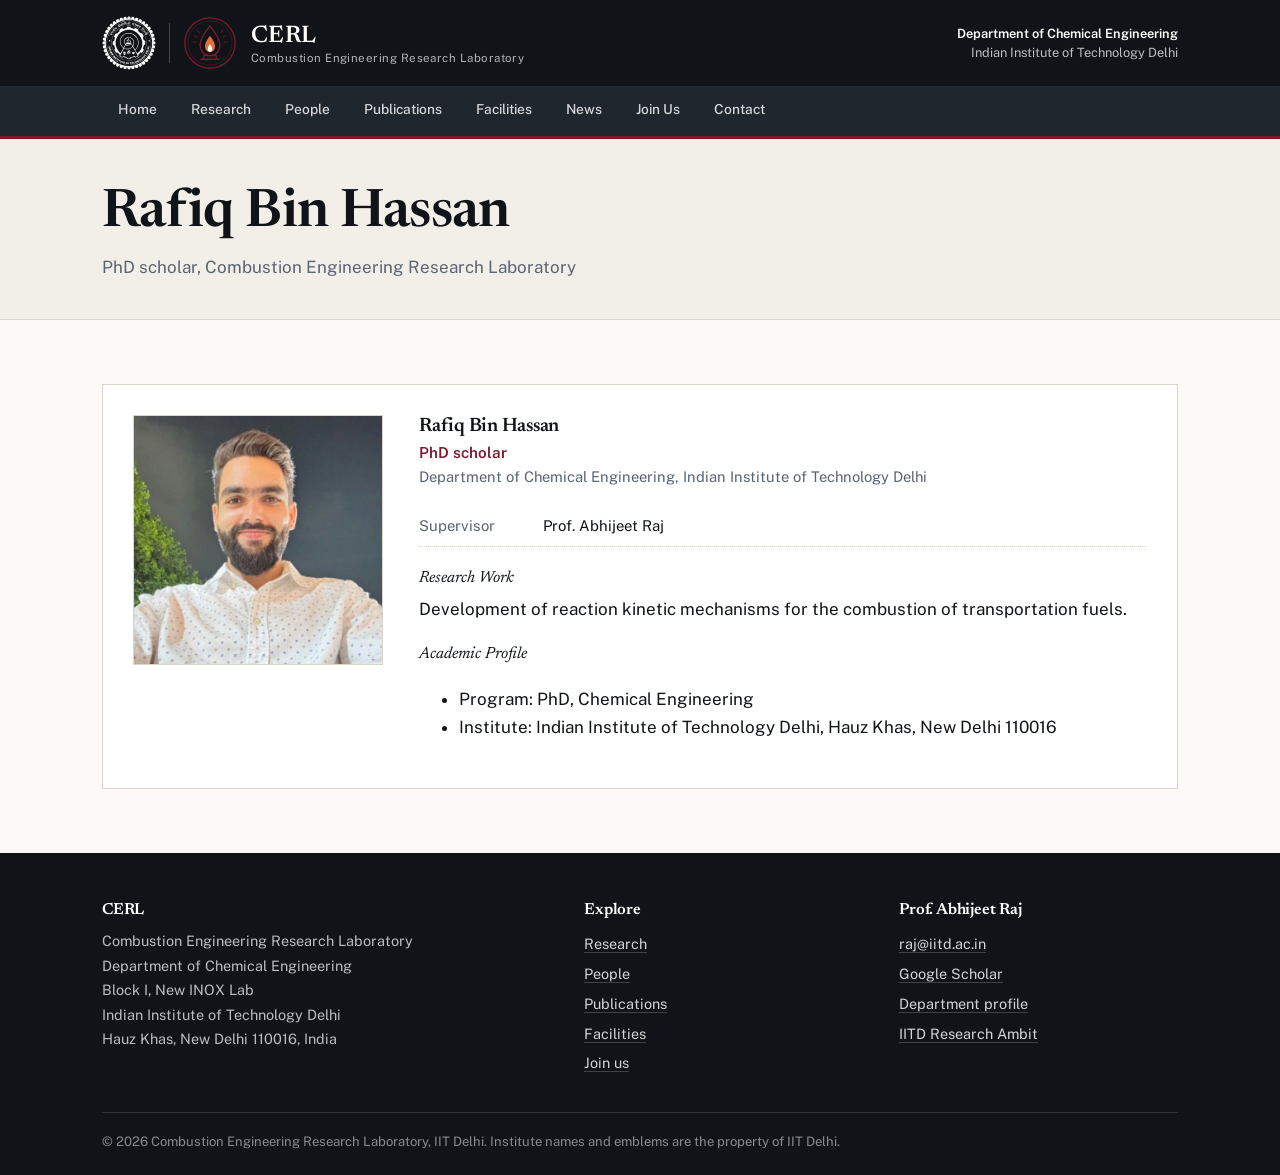
<file: rafiq-bin-hassan.html>
<!DOCTYPE html>
<html lang="en">
<head>
<meta charset="UTF-8">
<meta name="viewport" content="width=device-width, initial-scale=1.0">
<title>Rafiq Bin Hassan &mdash; CERL | IIT Delhi</title>
<meta name="description" content="Rafiq Bin Hassan, PhD scholar at the Combustion Engineering Research Laboratory, IIT Delhi.">
<link rel="icon" href="assets/img/cerl-mark.svg" type="image/svg+xml">
<link rel="preconnect" href="https://fonts.googleapis.com">
<link rel="preconnect" href="https://fonts.gstatic.com" crossorigin>
<link href="https://fonts.googleapis.com/css2?family=Newsreader:ital,opsz,wght@0,6..72,400;0,600;1,6..72,400&family=Public+Sans:wght@400;500;600;700&display=swap" rel="stylesheet">
<link rel="stylesheet" href="assets/css/style.css">
</head>
<body>
<header class="site-header">
  <div class="header-top">
    <a href="index.html" class="brand">
      <div class="brand-lockup">
        <img class="iitd-logo" src="assets/img/iitd_logo.svg" alt="Indian Institute of Technology Delhi">
        <div class="rule-v"></div>
        <img class="iitd-logo cerl-logo" src="assets/img/cerl-mark.svg" alt="">
      </div>
      <div class="brand-text">
        <span class="brand-name">CERL</span>
        <span class="brand-sub">Combustion Engineering Research Laboratory</span>
      </div>
    </a>
    <div class="header-affil">
      <strong>Department of Chemical Engineering</strong><br>
      Indian Institute of Technology Delhi
    </div>
  </div>
  <nav class="site-nav">
    <button class="nav-toggle" aria-label="Show navigation menu" aria-expanded="false">&#9776;</button>
    <ul>
      <li><a href="index.html">Home</a></li>
      <li><a href="research.html">Research</a></li>
      <li><a href="people.html">People</a></li>
      <li><a href="publications.html">Publications</a></li>
      <li><a href="facilities.html">Facilities</a></li>
      <li><a href="news.html">News</a></li>
      <li><a href="join.html">Join Us</a></li>
      <li><a href="contact.html">Contact</a></li>
    </ul>
  </nav>
</header>
<section class="page-header">
  <div class="container">
    <h1>Rafiq Bin Hassan</h1>
    <p>PhD scholar, Combustion Engineering Research Laboratory</p>
  </div>
</section>

<section class="section">
  <div class="container">

    <div class="pi-card">
      <div>
        <img class="pi-photo" src="assets/img/people/rafiq-bin-hassan.jpeg" alt="Rafiq Bin Hassan">
      </div>
      <div>
        <h3 class="pi-name">Rafiq Bin Hassan</h3>
        <div class="pi-role">PhD scholar</div>
        <div class="pi-affil">Department of Chemical Engineering, Indian Institute of Technology Delhi</div>

        <ul class="pi-facts">
          <li><span>Supervisor</span> Prof. Abhijeet Raj</li>
        </ul>

        <div class="field-label">Research Work</div>
        <p>Development of reaction kinetic mechanisms for the combustion of transportation fuels.</p>

        <div class="field-label">Academic Profile</div>
        <ul>
          <li>Program: PhD, Chemical Engineering</li>
          <li>Institute: Indian Institute of Technology Delhi, Hauz Khas, New Delhi 110016</li>
        </ul>

      </div>
    </div>

  </div>
</section>
<footer class="site-footer">
  <div class="container">
    <div class="footer-grid">
      <div>
        <h4>CERL</h4>
        <p>Combustion Engineering Research Laboratory<br>
        Department of Chemical Engineering<br>
        Block I, New INOX Lab<br>
        Indian Institute of Technology Delhi<br>
        Hauz Khas, New Delhi 110016, India</p>
      </div>
      <div>
        <h4>Explore</h4>
        <ul>
          <li><a href="research.html">Research</a></li>
          <li><a href="people.html">People</a></li>
          <li><a href="publications.html">Publications</a></li>
          <li><a href="facilities.html">Facilities</a></li>
          <li><a href="join.html">Join us</a></li>
        </ul>
      </div>
      <div>
        <h4>Prof. Abhijeet Raj</h4>
        <ul>
          <li><a href="mailto:raj@iitd.ac.in">raj@iitd.ac.in</a></li>
          <li><a href="https://scholar.google.com/citations?hl=en&user=QyO7aqgAAAAJ&view_op=list_works&sortby=pubdate" target="_blank" rel="noopener">Google Scholar</a></li>
          <li><a href="https://chemical.iitd.ac.in/faculty/abhijeet-raj/" target="_blank" rel="noopener">Department profile</a></li>
          <li><a href="https://researchambit.iitd.ac.in/faculty/raj" target="_blank" rel="noopener">IITD Research Ambit</a></li>
        </ul>
      </div>
    </div>
    <div class="footer-bottom">
      &copy; <span id="year"></span> Combustion Engineering Research Laboratory, IIT Delhi.
      Institute names and emblems are the property of IIT Delhi.
    </div>
  </div>
</footer>

<script src="assets/js/main.js"></script>
</body>
</html>
</file>
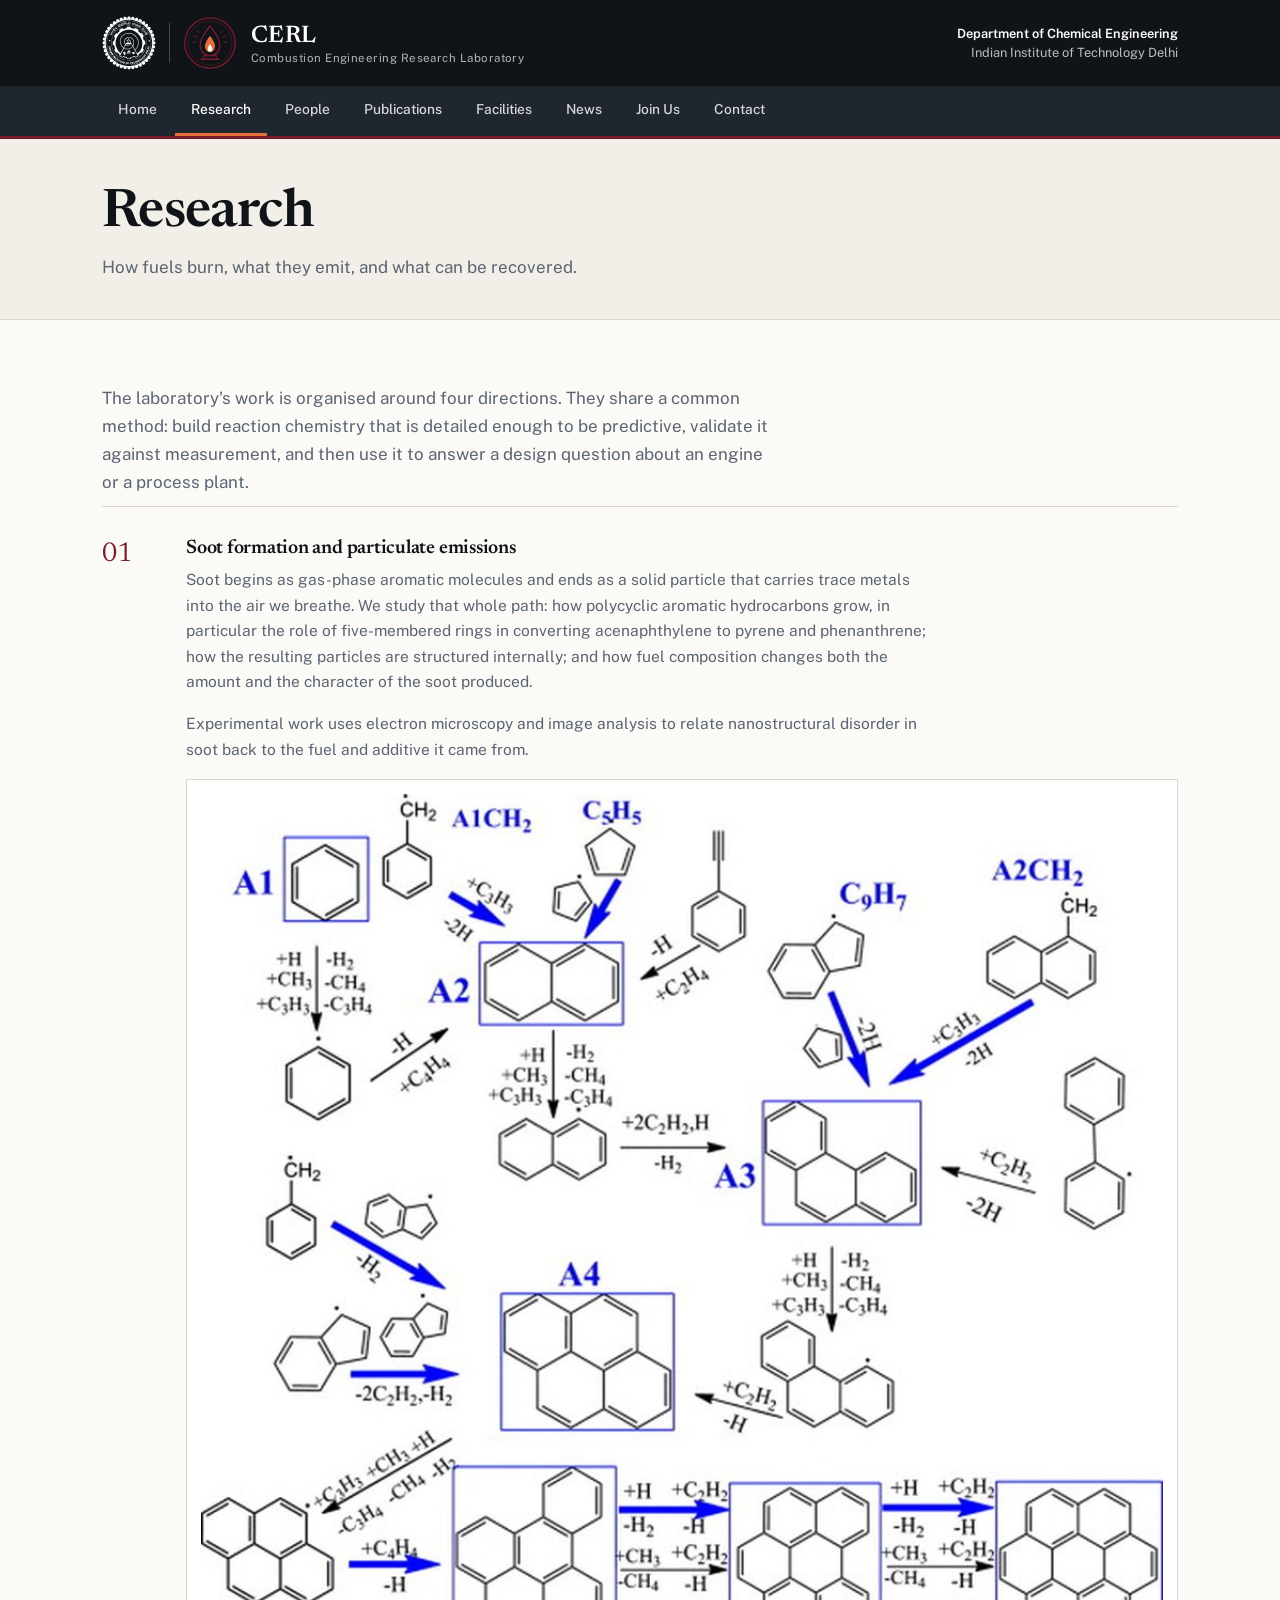
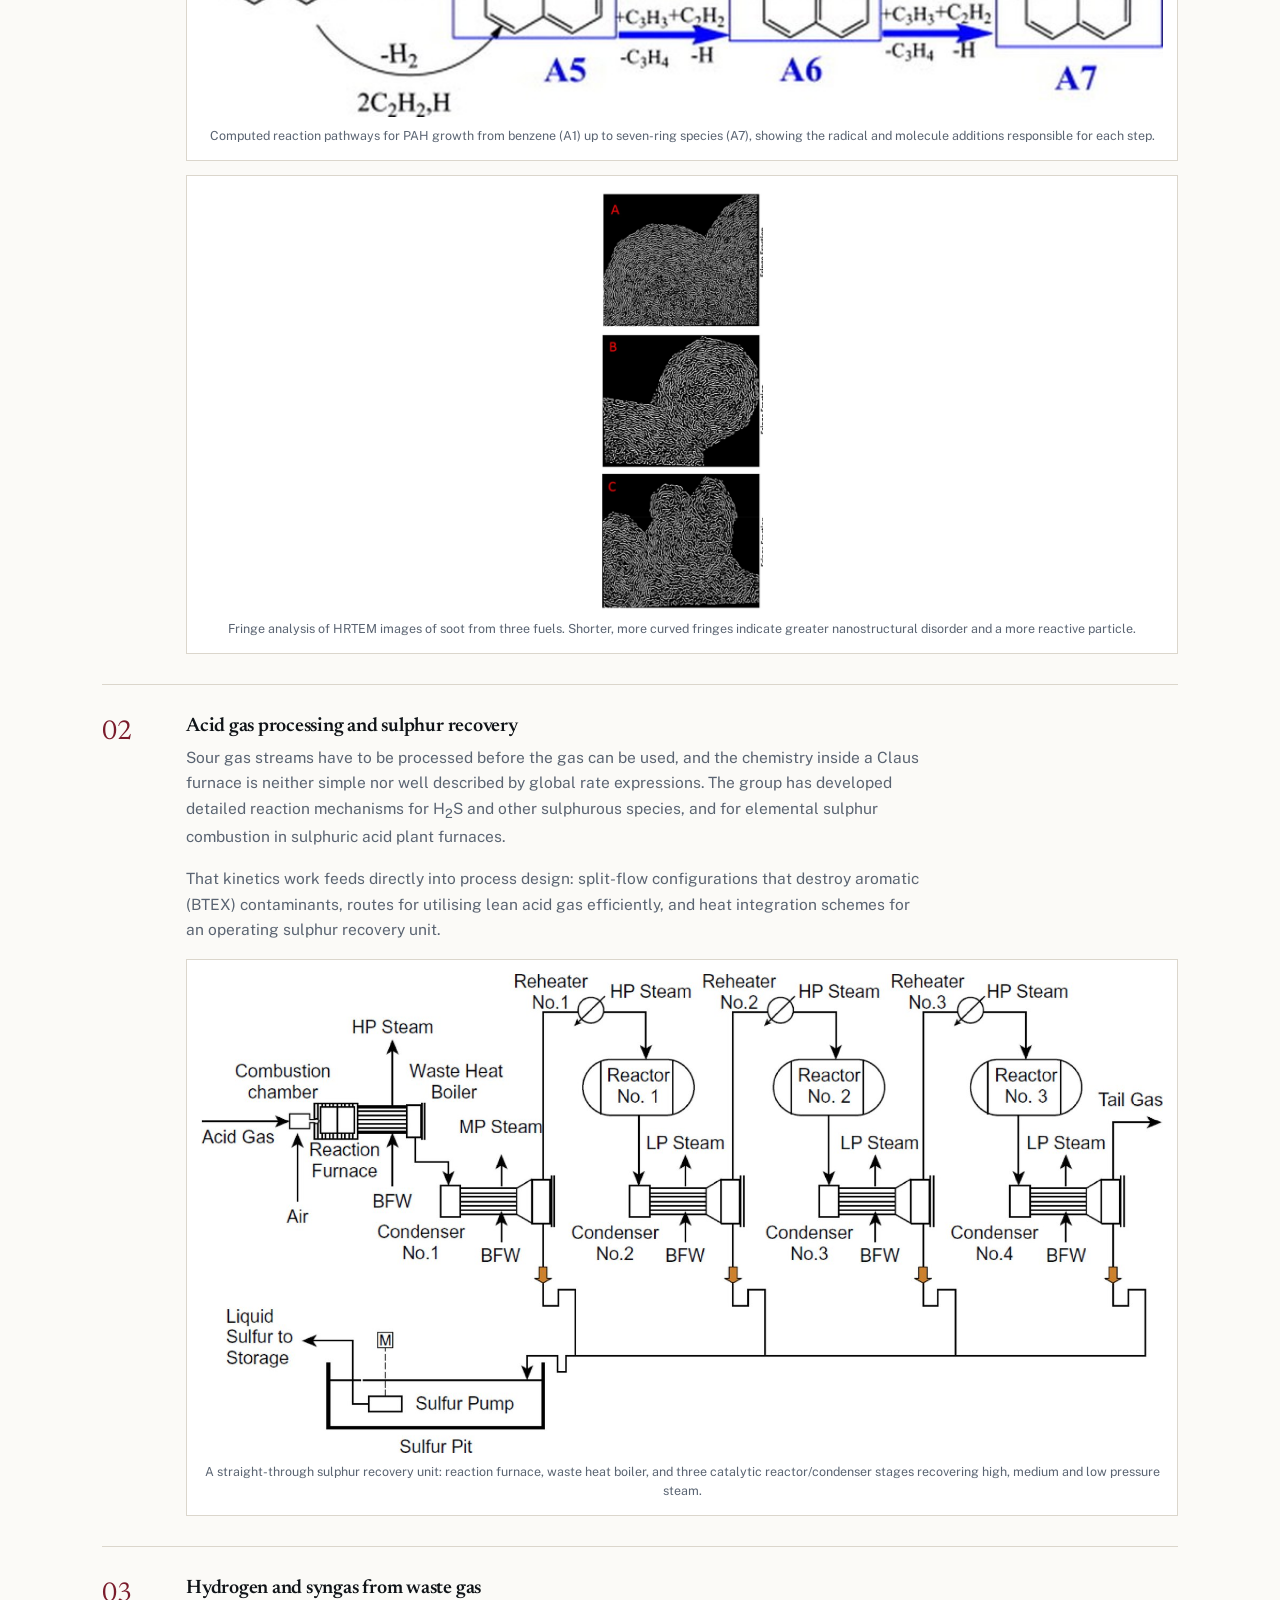
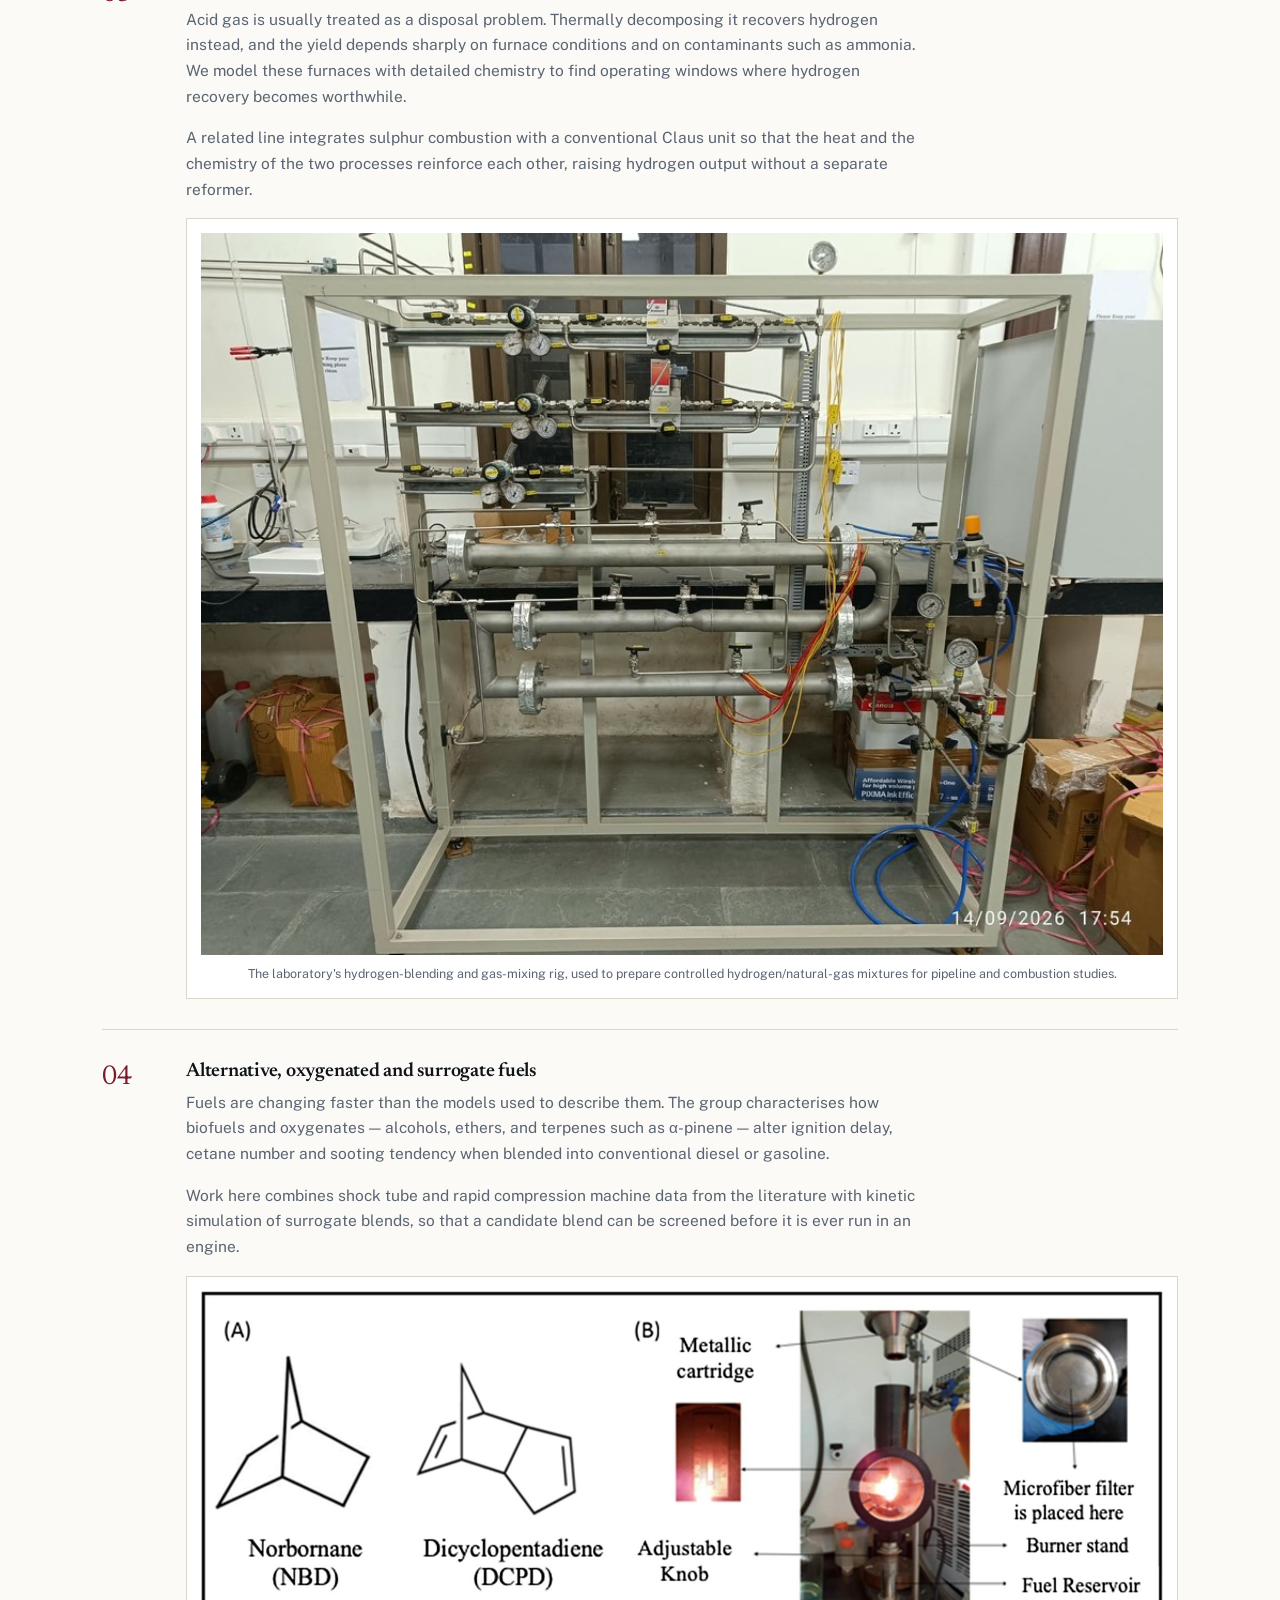
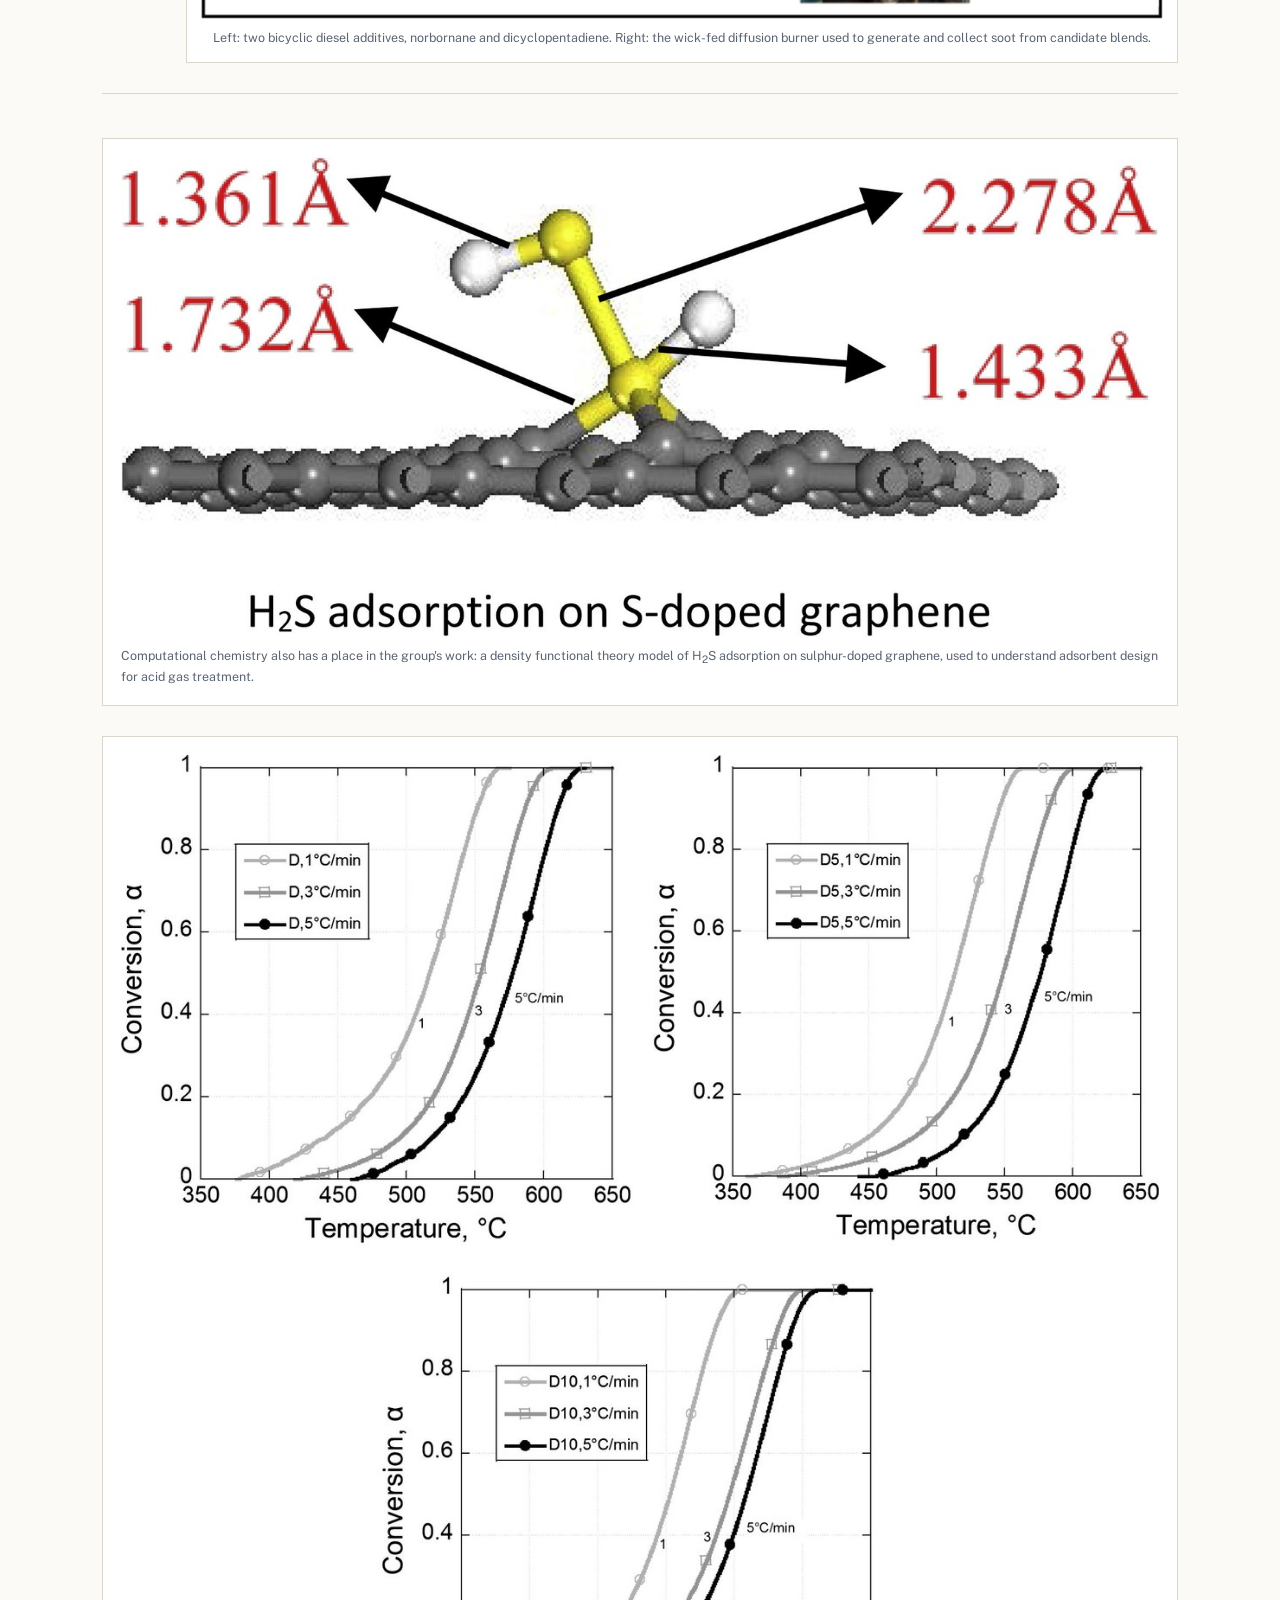
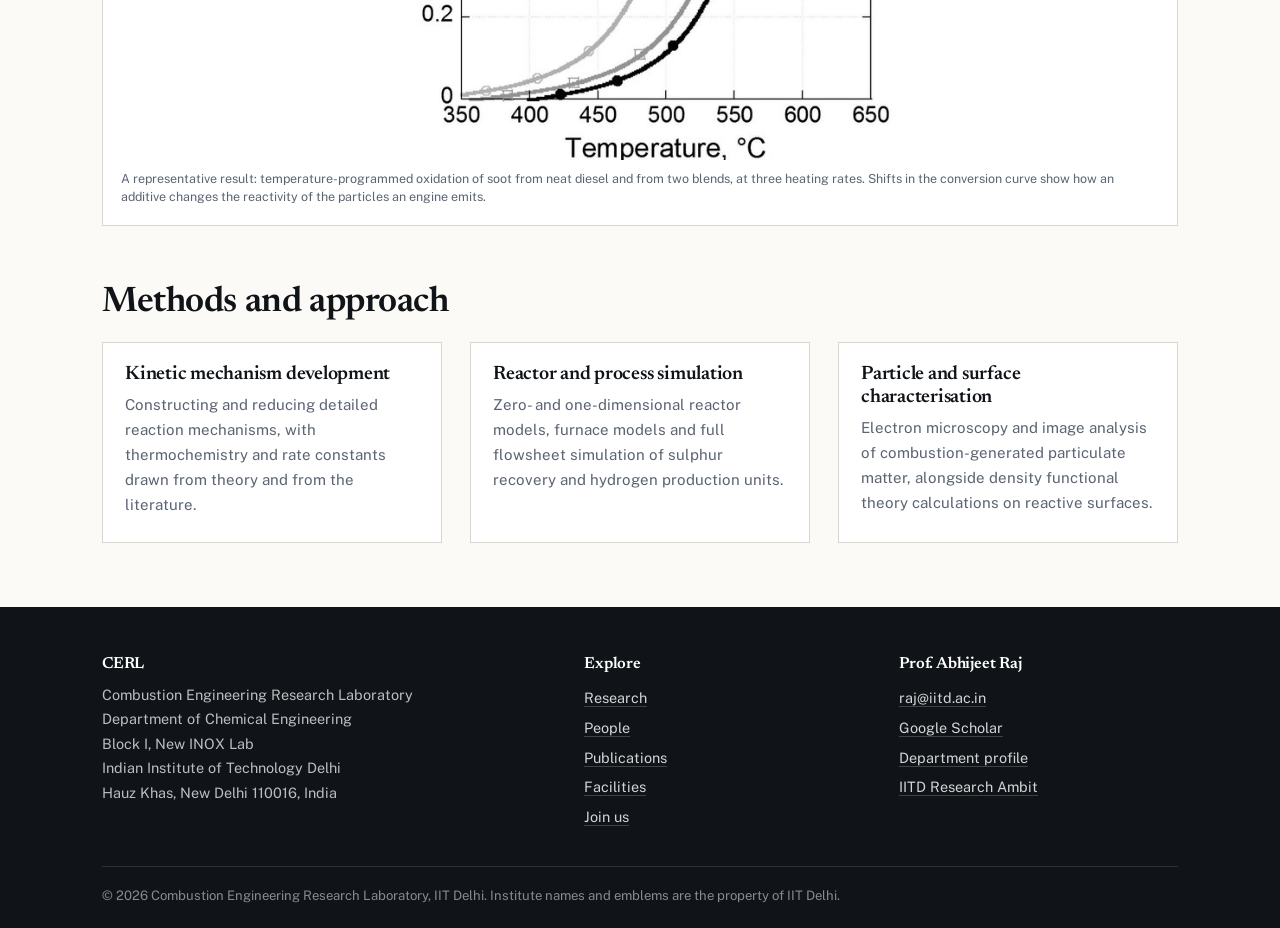
<file: research.html>
<!DOCTYPE html>
<html lang="en">
<head>
<meta charset="UTF-8">
<meta name="viewport" content="width=device-width, initial-scale=1.0">
<title>Research &mdash; CERL | IIT Delhi</title>
<meta name="description" content="Research themes at CERL, IIT Delhi: soot and PAH formation, acid gas and sulphur recovery, hydrogen production, and alternative fuels.">
<link rel="icon" href="assets/img/cerl-mark.svg" type="image/svg+xml">
<link rel="preconnect" href="https://fonts.googleapis.com">
<link rel="preconnect" href="https://fonts.gstatic.com" crossorigin>
<link href="https://fonts.googleapis.com/css2?family=Newsreader:ital,opsz,wght@0,6..72,400;0,600;1,6..72,400&family=Public+Sans:wght@400;500;600;700&display=swap" rel="stylesheet">
<link rel="stylesheet" href="assets/css/style.css">
</head>
<body>
<header class="site-header">
  <div class="header-top">
    <a href="index.html" class="brand">
      <div class="brand-lockup">
        <img class="iitd-logo" src="assets/img/iitd_logo.svg" alt="Indian Institute of Technology Delhi">
        <div class="rule-v"></div>
        <img class="iitd-logo cerl-logo" src="assets/img/cerl-mark.svg" alt="">
      </div>
      <div class="brand-text">
        <span class="brand-name">CERL</span>
        <span class="brand-sub">Combustion Engineering Research Laboratory</span>
      </div>
    </a>
    <div class="header-affil">
      <strong>Department of Chemical Engineering</strong><br>
      Indian Institute of Technology Delhi
    </div>
  </div>
  <nav class="site-nav">
    <button class="nav-toggle" aria-label="Show navigation menu" aria-expanded="false">&#9776;</button>
    <ul>
      <li><a href="index.html">Home</a></li>
      <li><a href="research.html" class="active">Research</a></li>
      <li><a href="people.html">People</a></li>
      <li><a href="publications.html">Publications</a></li>
      <li><a href="facilities.html">Facilities</a></li>
      <li><a href="news.html">News</a></li>
      <li><a href="join.html">Join Us</a></li>
      <li><a href="contact.html">Contact</a></li>
    </ul>
  </nav>
</header>
<section class="page-header">
  <div class="container">
    <h1>Research</h1>
    <p>How fuels burn, what they emit, and what can be recovered.</p>
  </div>
</section>

<section class="section">
  <div class="container">
    <p class="section-intro" style="margin-bottom:10px">
      The laboratory's work is organised around four directions. They share a common method:
      build reaction chemistry that is detailed enough to be predictive, validate it against
      measurement, and then use it to answer a design question about an engine or a process plant.
    </p>
    <article class="theme">
      <div class="theme-num">01</div>
      <div>
        <h3>Soot formation and particulate emissions</h3>
        <p>Soot begins as gas-phase aromatic molecules and ends as a solid particle that carries trace
  metals into the air we breathe. We study that whole path: how polycyclic aromatic hydrocarbons
  grow, in particular the role of five-membered rings in converting acenaphthylene to pyrene and
  phenanthrene; how the resulting particles are structured internally; and how fuel composition
  changes both the amount and the character of the soot produced.</p>
        <p>Experimental work uses electron microscopy and image analysis to relate nanostructural
  disorder in soot back to the fuel and additive it came from.</p>
        <figure class="theme-figure " style="margin:14px 0 0"><img src="assets/img/research/pah-growth-pathways.jpg" alt="Computed reaction pathways for PAH growth from benzene (A1) up to seven-ring species (A7), showing the radical and molecule additions responsible for each step."><figcaption class="figcap">Computed reaction pathways for PAH growth from benzene (A1) up to seven-ring species (A7), showing the radical and molecule additions responsible for each step.</figcaption></figure>
        <figure class="theme-figure tall" style="margin:14px 0 0"><img src="assets/img/research/soot-nanostructure-hrtem.jpg" alt="Fringe analysis of HRTEM images of soot from three fuels. Shorter, more curved fringes indicate greater nanostructural disorder and a more reactive particle."><figcaption class="figcap">Fringe analysis of HRTEM images of soot from three fuels. Shorter, more curved fringes indicate greater nanostructural disorder and a more reactive particle.</figcaption></figure>
      </div>
    </article>
    <article class="theme">
      <div class="theme-num">02</div>
      <div>
        <h3>Acid gas processing and sulphur recovery</h3>
        <p>Sour gas streams have to be processed before the gas can be used, and the chemistry inside a
  Claus furnace is neither simple nor well described by global rate expressions. The group has
  developed detailed reaction mechanisms for H<sub>2</sub>S and other sulphurous species, and for
  elemental sulphur combustion in sulphuric acid plant furnaces.</p>
        <p>That kinetics work feeds directly into process design: split-flow configurations that destroy
  aromatic (BTEX) contaminants, routes for utilising lean acid gas efficiently, and heat
  integration schemes for an operating sulphur recovery unit.</p>
        <figure class="theme-figure " style="margin:14px 0 0"><img src="assets/img/research/claus-sru-schematic.jpg" alt="A straight-through sulphur recovery unit: reaction furnace, waste heat boiler, and three catalytic reactor/condenser stages recovering high, medium and low pressure steam."><figcaption class="figcap">A straight-through sulphur recovery unit: reaction furnace, waste heat boiler, and three catalytic reactor/condenser stages recovering high, medium and low pressure steam.</figcaption></figure>
      </div>
    </article>
    <article class="theme">
      <div class="theme-num">03</div>
      <div>
        <h3>Hydrogen and syngas from waste gas</h3>
        <p>Acid gas is usually treated as a disposal problem. Thermally decomposing it recovers hydrogen
  instead, and the yield depends sharply on furnace conditions and on contaminants such as
  ammonia. We model these furnaces with detailed chemistry to find operating windows where
  hydrogen recovery becomes worthwhile.</p>
        <p>A related line integrates sulphur combustion with a conventional Claus unit so that the heat
  and the chemistry of the two processes reinforce each other, raising hydrogen output without a
  separate reformer.</p>
        <figure class="theme-figure " style="margin:14px 0 0"><img src="assets/img/facilities/h2-mixing-column.jpg" alt="The laboratory's hydrogen-blending and gas-mixing rig, used to prepare controlled hydrogen/natural-gas mixtures for pipeline and combustion studies."><figcaption class="figcap">The laboratory's hydrogen-blending and gas-mixing rig, used to prepare controlled hydrogen/natural-gas mixtures for pipeline and combustion studies.</figcaption></figure>
      </div>
    </article>
    <article class="theme">
      <div class="theme-num">04</div>
      <div>
        <h3>Alternative, oxygenated and surrogate fuels</h3>
        <p>Fuels are changing faster than the models used to describe them. The group characterises how
  biofuels and oxygenates &mdash; alcohols, ethers, and terpenes such as &alpha;-pinene &mdash;
  alter ignition delay, cetane number and sooting tendency when blended into conventional
  diesel or gasoline.</p>
        <p>Work here combines shock tube and rapid compression machine data from the literature with
  kinetic simulation of surrogate blends, so that a candidate blend can be screened before it is
  ever run in an engine.</p>
        <figure class="theme-figure " style="margin:14px 0 0"><img src="assets/img/research/fuel-additives-burner.jpg" alt="Left: two bicyclic diesel additives, norbornane and dicyclopentadiene. Right: the wick-fed diffusion burner used to generate and collect soot from candidate blends."><figcaption class="figcap">Left: two bicyclic diesel additives, norbornane and dicyclopentadiene. Right: the wick-fed diffusion burner used to generate and collect soot from candidate blends.</figcaption></figure>
      </div>
    </article>

    <figure style="margin:44px 0 0;border:1px solid var(--line);background:#fff;padding:18px">
      <img src="assets/img/research/h2s-adsorption-dft.jpg" alt="Density functional theory model of an H2S molecule adsorbed on sulphur-doped graphene, with computed bond lengths.">
      <figcaption class="figcap">Computational chemistry also has a place in the group's work: a
      density functional theory model of H<sub>2</sub>S adsorption on sulphur-doped graphene,
      used to understand adsorbent design for acid gas treatment.</figcaption>
    </figure>

    <figure style="margin:30px 0 0;border:1px solid var(--line);background:#fff;padding:18px">
      <img src="assets/img/research/soot-oxidative-reactivity.jpg" alt="Conversion of soot versus temperature at heating rates of 1, 3 and 5 degrees Celsius per minute, for neat diesel and for two blends.">
      <figcaption class="figcap">A representative result: temperature-programmed oxidation of soot
      from neat diesel and from two blends, at three heating rates. Shifts in the conversion curve
      show how an additive changes the reactivity of the particles an engine emits.</figcaption>
    </figure>

    <h2 style="margin-top:56px">Methods and approach</h2>
    <div class="grid grid-3" style="margin-top:18px">
      <div class="card"><div class="card-body">
        <h3>Kinetic mechanism development</h3>
        <p>Constructing and reducing detailed reaction mechanisms, with thermochemistry and rate
        constants drawn from theory and from the literature.</p></div></div>
      <div class="card"><div class="card-body">
        <h3>Reactor and process simulation</h3>
        <p>Zero- and one-dimensional reactor models, furnace models and full flowsheet simulation
        of sulphur recovery and hydrogen production units.</p></div></div>
      <div class="card"><div class="card-body">
        <h3>Particle and surface characterisation</h3>
        <p>Electron microscopy and image analysis of combustion-generated particulate matter,
        alongside density functional theory calculations on reactive surfaces.</p></div></div>
    </div>
  </div>
</section>
<footer class="site-footer">
  <div class="container">
    <div class="footer-grid">
      <div>
        <h4>CERL</h4>
        <p>Combustion Engineering Research Laboratory<br>
        Department of Chemical Engineering<br>
        Block I, New INOX Lab<br>
        Indian Institute of Technology Delhi<br>
        Hauz Khas, New Delhi 110016, India</p>
      </div>
      <div>
        <h4>Explore</h4>
        <ul>
          <li><a href="research.html">Research</a></li>
          <li><a href="people.html">People</a></li>
          <li><a href="publications.html">Publications</a></li>
          <li><a href="facilities.html">Facilities</a></li>
          <li><a href="join.html">Join us</a></li>
        </ul>
      </div>
      <div>
        <h4>Prof. Abhijeet Raj</h4>
        <ul>
          <li><a href="mailto:raj@iitd.ac.in">raj@iitd.ac.in</a></li>
          <li><a href="https://scholar.google.com/citations?hl=en&user=QyO7aqgAAAAJ&view_op=list_works&sortby=pubdate" target="_blank" rel="noopener">Google Scholar</a></li>
          <li><a href="https://chemical.iitd.ac.in/faculty/abhijeet-raj/" target="_blank" rel="noopener">Department profile</a></li>
          <li><a href="https://researchambit.iitd.ac.in/faculty/raj" target="_blank" rel="noopener">IITD Research Ambit</a></li>
        </ul>
      </div>
    </div>
    <div class="footer-bottom">
      &copy; <span id="year"></span> Combustion Engineering Research Laboratory, IIT Delhi.
      Institute names and emblems are the property of IIT Delhi.
    </div>
  </div>
</footer>

<script src="assets/js/main.js"></script>
</body>
</html>
</file>
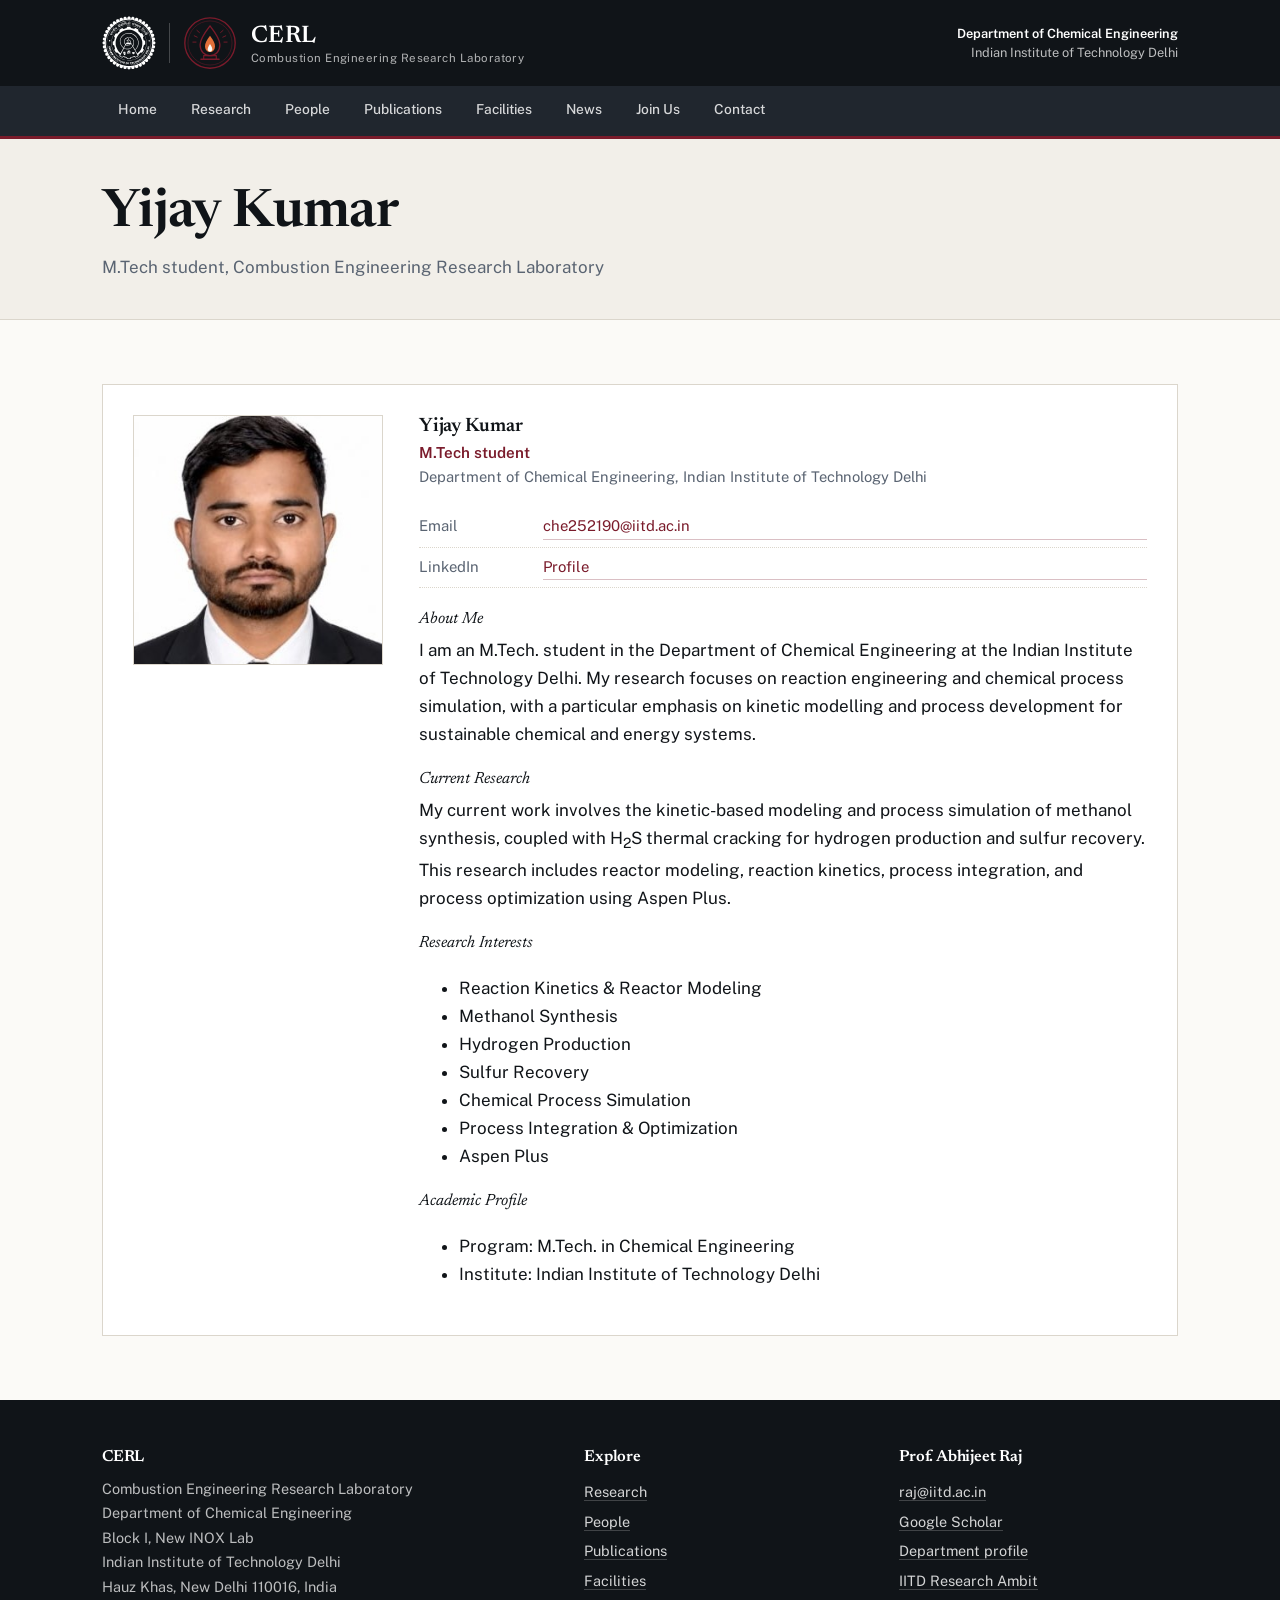
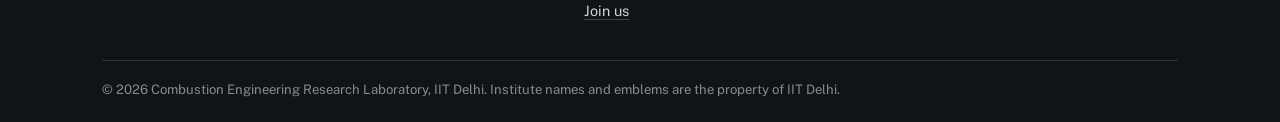
<file: yijay-kumar.html>
<!DOCTYPE html>
<html lang="en">
<head>
<meta charset="UTF-8">
<meta name="viewport" content="width=device-width, initial-scale=1.0">
<title>Yijay Kumar &mdash; CERL | IIT Delhi</title>
<meta name="description" content="Yijay Kumar, M.Tech student at the Combustion Engineering Research Laboratory, IIT Delhi.">
<link rel="icon" href="assets/img/cerl-mark.svg" type="image/svg+xml">
<link rel="preconnect" href="https://fonts.googleapis.com">
<link rel="preconnect" href="https://fonts.gstatic.com" crossorigin>
<link href="https://fonts.googleapis.com/css2?family=Newsreader:ital,opsz,wght@0,6..72,400;0,600;1,6..72,400&family=Public+Sans:wght@400;500;600;700&display=swap" rel="stylesheet">
<link rel="stylesheet" href="assets/css/style.css">
</head>
<body>
<header class="site-header">
  <div class="header-top">
    <a href="index.html" class="brand">
      <div class="brand-lockup">
        <img class="iitd-logo" src="assets/img/iitd_logo.svg" alt="Indian Institute of Technology Delhi">
        <div class="rule-v"></div>
        <img class="iitd-logo cerl-logo" src="assets/img/cerl-mark.svg" alt="">
      </div>
      <div class="brand-text">
        <span class="brand-name">CERL</span>
        <span class="brand-sub">Combustion Engineering Research Laboratory</span>
      </div>
    </a>
    <div class="header-affil">
      <strong>Department of Chemical Engineering</strong><br>
      Indian Institute of Technology Delhi
    </div>
  </div>
  <nav class="site-nav">
    <button class="nav-toggle" aria-label="Show navigation menu" aria-expanded="false">&#9776;</button>
    <ul>
      <li><a href="index.html">Home</a></li>
      <li><a href="research.html">Research</a></li>
      <li><a href="people.html">People</a></li>
      <li><a href="publications.html">Publications</a></li>
      <li><a href="facilities.html">Facilities</a></li>
      <li><a href="news.html">News</a></li>
      <li><a href="join.html">Join Us</a></li>
      <li><a href="contact.html">Contact</a></li>
    </ul>
  </nav>
</header>
<section class="page-header">
  <div class="container">
    <h1>Yijay Kumar</h1>
    <p>M.Tech student, Combustion Engineering Research Laboratory</p>
  </div>
</section>

<section class="section">
  <div class="container">

    <div class="pi-card">
      <div>
        <img class="pi-photo" src="assets/img/people/yijay-kumar.jpeg" alt="Yijay Kumar">
      </div>
      <div>
        <h3 class="pi-name">Yijay Kumar</h3>
        <div class="pi-role">M.Tech student</div>
        <div class="pi-affil">Department of Chemical Engineering, Indian Institute of Technology Delhi</div>

        <ul class="pi-facts">
          <li><span>Email</span> <a href="mailto:che252190@iitd.ac.in">che252190@iitd.ac.in</a></li>
          <li><span>LinkedIn</span> <a href="https://www.linkedin.com/in/yijay-kumar-574a4a404/" target="_blank" rel="noopener">Profile</a></li>
        </ul>

        <div class="field-label">About Me</div>
        <p>I am an M.Tech. student in the Department of Chemical Engineering at the Indian Institute of Technology Delhi. My research focuses on reaction engineering and chemical process simulation, with a particular emphasis on kinetic modelling and process development for sustainable chemical and energy systems.</p>

        <div class="field-label">Current Research</div>
        <p>My current work involves the kinetic-based modeling and process simulation of methanol synthesis, coupled with H<sub>2</sub>S thermal cracking for hydrogen production and sulfur recovery. This research includes reactor modeling, reaction kinetics, process integration, and process optimization using Aspen Plus.</p>

        <div class="field-label">Research Interests</div>
        <ul>
          <li>Reaction Kinetics &amp; Reactor Modeling</li>
          <li>Methanol Synthesis</li>
          <li>Hydrogen Production</li>
          <li>Sulfur Recovery</li>
          <li>Chemical Process Simulation</li>
          <li>Process Integration &amp; Optimization</li>
          <li>Aspen Plus</li>
        </ul>

        <div class="field-label">Academic Profile</div>
        <ul>
          <li>Program: M.Tech. in Chemical Engineering</li>
          <li>Institute: Indian Institute of Technology Delhi</li>
        </ul>

      </div>
    </div>

  </div>
</section>
<footer class="site-footer">
  <div class="container">
    <div class="footer-grid">
      <div>
        <h4>CERL</h4>
        <p>Combustion Engineering Research Laboratory<br>
        Department of Chemical Engineering<br>
        Block I, New INOX Lab<br>
        Indian Institute of Technology Delhi<br>
        Hauz Khas, New Delhi 110016, India</p>
      </div>
      <div>
        <h4>Explore</h4>
        <ul>
          <li><a href="research.html">Research</a></li>
          <li><a href="people.html">People</a></li>
          <li><a href="publications.html">Publications</a></li>
          <li><a href="facilities.html">Facilities</a></li>
          <li><a href="join.html">Join us</a></li>
        </ul>
      </div>
      <div>
        <h4>Prof. Abhijeet Raj</h4>
        <ul>
          <li><a href="mailto:raj@iitd.ac.in">raj@iitd.ac.in</a></li>
          <li><a href="https://scholar.google.com/citations?hl=en&user=QyO7aqgAAAAJ&view_op=list_works&sortby=pubdate" target="_blank" rel="noopener">Google Scholar</a></li>
          <li><a href="https://chemical.iitd.ac.in/faculty/abhijeet-raj/" target="_blank" rel="noopener">Department profile</a></li>
          <li><a href="https://researchambit.iitd.ac.in/faculty/raj" target="_blank" rel="noopener">IITD Research Ambit</a></li>
        </ul>
      </div>
    </div>
    <div class="footer-bottom">
      &copy; <span id="year"></span> Combustion Engineering Research Laboratory, IIT Delhi.
      Institute names and emblems are the property of IIT Delhi.
    </div>
  </div>
</footer>

<script src="assets/js/main.js"></script>
</body>
</html>
</file>
<file: assets/css/style.css>
/* ============================================================
   CERL — Combustion Engineering Research Laboratory, IIT Delhi
   Single shared stylesheet. No build step, no framework.
   ============================================================ */

:root{
  --ink:#101418;
  --ink-soft:#20262e;
  --maroon:#7A1B2B;
  --maroon-dk:#5C1420;
  --ember:#E2703A;
  --paper:#FBFAF7;
  --paper-2:#F2EFE9;
  --slate:#5A6472;
  --line:#DBD6CC;
  --white:#fff;

  --serif:"Newsreader",Georgia,"Times New Roman",serif;
  --sans:"Public Sans","Helvetica Neue",Arial,sans-serif;

  --wrap:1120px;
  --gap:28px;
}

*,*::before,*::after{box-sizing:border-box}
html{scroll-behavior:smooth}
@media (prefers-reduced-motion:reduce){
  html{scroll-behavior:auto}
  *{animation:none!important;transition:none!important}
}
body{
  margin:0;
  background:var(--paper);
  color:var(--ink);
  font-family:var(--sans);
  font-size:17px;
  line-height:1.65;
  -webkit-font-smoothing:antialiased;
}
img{max-width:100%;display:block}
a{color:var(--maroon);text-decoration:none;border-bottom:1px solid rgba(122,27,43,.28)}
a:hover{border-bottom-color:var(--maroon)}
:focus-visible{outline:2px solid var(--ember);outline-offset:3px}

h1,h2,h3,h4{font-family:var(--serif);font-weight:600;line-height:1.18;margin:0 0 .5em;letter-spacing:-.012em}
h1{font-size:clamp(2.1rem,4.6vw,3.3rem)}
h2{font-size:clamp(1.6rem,3vw,2.2rem)}
h3{font-size:1.22rem}
h4{font-size:1.02rem}
p{margin:0 0 1.05em;max-width:74ch}

.container{width:100%;max-width:var(--wrap);margin:0 auto;padding:0 22px}
.text-center{text-align:center}
.mt-lg{margin-top:34px}
.small{font-size:.92rem}
.muted{color:var(--slate)}

/* ---------- Header ---------- */
.site-header{background:var(--ink);color:var(--white);border-bottom:3px solid var(--maroon)}
.header-top{
  max-width:var(--wrap);margin:0 auto;padding:16px 22px;
  display:flex;align-items:center;gap:18px;flex-wrap:wrap;justify-content:space-between;
}
.brand{display:flex;align-items:center;gap:14px;border:0;color:inherit}
.brand:hover{border:0}
.brand-lockup{display:flex;align-items:center;gap:13px}
.iitd-logo{height:52px;width:auto}
.logo-slot{
  height:52px;width:52px;border:1px dashed rgba(255,255,255,.35);border-radius:50%;
  display:flex;align-items:center;justify-content:center;text-align:center;
  font-size:8px;line-height:1.15;color:rgba(255,255,255,.6);padding:4px;
}
.rule-v{width:1px;height:40px;background:rgba(255,255,255,.22)}
.brand-text{display:flex;flex-direction:column;line-height:1.25}
.brand-name{font-family:var(--serif);font-size:1.5rem;font-weight:600;letter-spacing:.02em}
.brand-sub{font-size:.72rem;color:rgba(255,255,255,.68);letter-spacing:.04em}
.header-affil{font-size:.8rem;color:rgba(255,255,255,.72);text-align:right;line-height:1.5}
.header-affil strong{color:#fff;font-weight:600}

.site-nav{background:var(--ink-soft)}
.site-nav ul{
  max-width:var(--wrap);margin:0 auto;padding:0 22px;
  list-style:none;display:flex;flex-wrap:wrap;gap:2px;
}
.site-nav a{
  display:block;padding:12px 16px;color:rgba(255,255,255,.82);
  font-size:.86rem;font-weight:500;border:0;border-bottom:3px solid transparent;
}
.site-nav a:hover{color:#fff;background:rgba(255,255,255,.06)}
.site-nav a.active{color:#fff;border-bottom-color:var(--ember)}
.nav-toggle{
  display:none;background:none;border:0;color:#fff;font-size:1.4rem;
  padding:10px 22px;cursor:pointer;
}

/* ---------- Hero ---------- */
.hero{
  background:var(--ink);color:#fff;padding:64px 0 72px;
  border-bottom:1px solid rgba(255,255,255,.08);
}
.hero-grid{display:grid;grid-template-columns:1.25fr .75fr;gap:48px;align-items:center}
.hero h1{color:#fff;margin-bottom:.35em}
.hero-affil{color:var(--ember);font-size:.95rem;font-weight:600;margin-bottom:1.1em}
.hero-statement{color:rgba(255,255,255,.82);font-size:1.05rem;max-width:56ch}
.hero-buttons{display:flex;gap:12px;flex-wrap:wrap;margin-top:26px}
.flame-art{width:100%;max-width:300px;margin:0 auto}

/* ---------- Buttons ---------- */
.btn{
  display:inline-block;padding:11px 20px;border-radius:2px;font-size:.88rem;
  font-weight:600;border:1px solid transparent;cursor:pointer;
}
.btn:hover{border-bottom-width:1px}
.btn-primary{background:var(--maroon);color:#fff;border-color:var(--maroon)}
.btn-primary:hover{background:var(--maroon-dk)}
.btn-outline{background:transparent;color:#fff;border-color:rgba(255,255,255,.45)}
.btn-outline:hover{border-color:#fff;background:rgba(255,255,255,.08)}
.btn-scholar{background:var(--ink);color:#fff;border-color:var(--ink)}
.btn-scholar:hover{background:var(--ink-soft)}
.btn-small{padding:8px 14px;font-size:.82rem}

/* ---------- Sections ---------- */
.section{padding:64px 0}
.section-alt{background:var(--paper-2);border-block:1px solid var(--line)}
.section-kicker{
  font-family:var(--serif);font-style:italic;color:var(--maroon);
  font-size:1rem;margin-bottom:4px;
}
.section-title{margin-bottom:.5em}
.section-intro{color:var(--slate);max-width:68ch}
.page-header{background:var(--paper-2);border-bottom:1px solid var(--line);padding:44px 0 38px}
.page-header h1{margin-bottom:.15em}
.page-header p{color:var(--slate);margin:0}

/* ---------- Grid / cards ---------- */
.grid{display:grid;gap:var(--gap)}
.grid-2{grid-template-columns:repeat(2,1fr)}
.grid-3{grid-template-columns:repeat(3,1fr)}
.card{background:var(--white);border:1px solid var(--line);display:flex;flex-direction:column}
.card-media{
  aspect-ratio:16/10;background:var(--paper-2);border-bottom:1px solid var(--line);
  display:flex;align-items:center;justify-content:center;color:var(--slate);
  font-size:.8rem;text-align:center;padding:14px;
}
.card-media img{width:100%;height:100%;object-fit:cover}
.card-body{padding:20px 22px 24px}
.card-body h3{margin-bottom:.4em}
.card-body p{font-size:.94rem;color:var(--slate);margin-bottom:0}
.tag{
  display:inline-block;font-size:.72rem;font-weight:600;color:var(--maroon);
  border:1px solid rgba(122,27,43,.3);padding:2px 8px;border-radius:2px;margin-bottom:10px;
}

/* ---------- Numbered research themes ---------- */
.theme{
  display:grid;grid-template-columns:60px 1fr;gap:24px;
  padding:30px 0;border-top:1px solid var(--line);
}
.theme:last-of-type{border-bottom:1px solid var(--line)}
.theme-num{
  font-family:var(--serif);font-size:1.7rem;color:var(--maroon);
  line-height:1;padding-top:4px;
}
.theme h3{margin-bottom:.35em}
.theme p{color:var(--slate);font-size:.97rem}
.theme-figure{
  margin-top:14px;border:1px solid var(--line);background:var(--paper-2);
  aspect-ratio:16/7;display:flex;align-items:center;justify-content:center;
  color:var(--slate);font-size:.8rem;text-align:center;padding:12px;
}
.theme-figure img{width:100%;height:100%;object-fit:cover}

/* ---------- People ---------- */
.team-group-title{
  margin:52px 0 20px;padding-bottom:8px;border-bottom:2px solid var(--maroon);
  font-size:1.35rem;
}
.pi-card{
  display:grid;grid-template-columns:250px 1fr;gap:36px;
  background:var(--white);border:1px solid var(--line);padding:30px;
}
.photo-placeholder{
  width:100%;aspect-ratio:3/4;background:var(--paper-2);border:1px solid var(--line);
  display:flex;align-items:center;justify-content:center;text-align:center;
  color:var(--slate);font-size:.78rem;padding:12px;object-fit:cover;
}
.pi-name{margin-bottom:.1em}
.pi-role{color:var(--maroon);font-weight:600;font-size:.95rem}
.pi-affil{color:var(--slate);font-size:.92rem;margin-bottom:18px}
.field-label{
  font-family:var(--serif);font-style:italic;color:var(--ink);
  font-size:1.02rem;margin-top:18px;margin-bottom:3px;
}
.pi-meta{display:flex;gap:10px;flex-wrap:wrap;margin-top:22px}
.pi-facts{list-style:none;padding:0;margin:0 0 4px}
.pi-facts li{
  padding:7px 0;border-bottom:1px dotted var(--line);font-size:.93rem;
  display:grid;grid-template-columns:110px 1fr;gap:14px;
}
.pi-facts li span{color:var(--slate)}

.people-grid{display:grid;grid-template-columns:repeat(4,1fr);gap:22px}
.person-card{background:var(--white);border:1px solid var(--line)}
.person-photo{
  aspect-ratio:1/1;background:var(--paper-2);border-bottom:1px solid var(--line);
  display:flex;align-items:center;justify-content:center;color:var(--slate);font-size:.78rem;
}
.person-photo img{width:100%;height:100%;object-fit:cover}
.person-body{padding:15px 17px 19px}
.person-body h4{margin-bottom:.15em}
.person-role{color:var(--maroon);font-size:.8rem;font-weight:600;margin-bottom:7px}
.person-note{font-size:.86rem;color:var(--slate);margin:0}

.empty-slot{
  border:1px dashed var(--line);background:var(--white);padding:24px;
  color:var(--slate);font-size:.9rem;
}

/* ---------- Publications ---------- */
.pub-filter-note{
  background:var(--white);border-left:3px solid var(--maroon);
  padding:16px 20px;font-size:.92rem;color:var(--slate);margin-bottom:28px;
}
.pub-year-heading{
  font-size:1.15rem;margin:38px 0 4px;padding-bottom:6px;
  border-bottom:1px solid var(--line);color:var(--maroon);
}
.pub-item{
  display:grid;grid-template-columns:44px 1fr;gap:14px;
  padding:14px 0;border-bottom:1px solid var(--line);
}
.pub-num{color:var(--slate);font-size:.9rem;font-variant-numeric:tabular-nums;padding-top:2px}
.pub-item-title{font-family:var(--serif);font-size:1.03rem;line-height:1.35;margin-bottom:3px}
.pub-item-meta{font-size:.88rem;color:var(--slate)}
.pub-item-meta em{color:var(--maroon);font-style:normal;font-weight:600}
.pub-stats{display:grid;grid-template-columns:repeat(3,1fr);gap:1px;background:var(--line);border:1px solid var(--line);margin-bottom:30px}
.pub-stat{background:var(--white);padding:18px 20px}
.pub-stat b{display:block;font-family:var(--serif);font-size:1.7rem;color:var(--maroon);line-height:1.1}
.pub-stat span{font-size:.83rem;color:var(--slate)}

/* ---------- Facilities ---------- */
.facility-item{
  display:grid;grid-template-columns:300px 1fr;gap:30px;align-items:start;
  padding:28px 0;border-top:1px solid var(--line);
}
.facility-item:last-of-type{border-bottom:1px solid var(--line)}
.facility-item h3{margin-bottom:.3em}
.facility-item p{font-size:.95rem;color:var(--slate)}
.spec-list{list-style:none;padding:0;margin:10px 0 0;font-size:.89rem}
.spec-list li{padding:5px 0;border-bottom:1px dotted var(--line);color:var(--slate)}

/* ---------- Contact ---------- */
.contact-grid{display:grid;grid-template-columns:1fr 1fr;gap:44px}
.contact-block{margin-bottom:28px}
.contact-block h3{margin-bottom:.3em}
.contact-block p{font-size:.95rem;margin-bottom:0}
.map-frame{width:100%;height:380px;border:1px solid var(--line)}

/* ---------- News ---------- */
.news-list{list-style:none;padding:0;margin:0}
.news-list li{
  display:grid;grid-template-columns:130px 1fr;gap:20px;
  padding:16px 0;border-bottom:1px solid var(--line);
}
.news-date{color:var(--maroon);font-size:.85rem;font-weight:600;padding-top:2px}
.news-list p{margin:0;font-size:.95rem}

/* ---------- Editor notes (visible reminders for site maintainer) ---------- */
.placeholder-note{
  font-size:.84rem;color:var(--slate);background:var(--paper-2);
  border:1px dashed var(--line);padding:10px 13px;
}
code{font-family:ui-monospace,Menlo,Consolas,monospace;font-size:.85em;background:var(--paper-2);padding:1px 5px}

/* ---------- Footer ---------- */
.site-footer{background:var(--ink);color:rgba(255,255,255,.72);padding:48px 0 22px;font-size:.9rem}
.footer-grid{display:grid;grid-template-columns:1.6fr 1fr 1fr;gap:36px}
.site-footer h4{color:#fff;font-size:1rem;margin-bottom:.6em}
.site-footer p{margin:0;line-height:1.7}
.site-footer ul{list-style:none;padding:0;margin:0}
.site-footer li{padding:3px 0}
.site-footer a{color:rgba(255,255,255,.82);border-bottom-color:rgba(255,255,255,.2)}
.site-footer a:hover{color:#fff;border-bottom-color:#fff}
.footer-bottom{
  margin-top:34px;padding-top:18px;border-top:1px solid rgba(255,255,255,.12);
  font-size:.82rem;color:rgba(255,255,255,.5);
}

/* ---------- Responsive ---------- */
@media (max-width:960px){
  .hero-grid{grid-template-columns:1fr}
  .flame-art{display:none}
  .grid-3{grid-template-columns:repeat(2,1fr)}
  .people-grid{grid-template-columns:repeat(2,1fr)}
  .pi-card{grid-template-columns:190px 1fr;gap:24px}
  .contact-grid,.footer-grid{grid-template-columns:1fr}
  .facility-item{grid-template-columns:220px 1fr}
}
@media (max-width:680px){
  body{font-size:16px}
  .header-affil{display:none}
  .nav-toggle{display:block}
  .site-nav ul{display:none;flex-direction:column;padding-bottom:8px}
  .site-nav ul.open{display:flex}
  .grid-3,.grid-2,.people-grid,.pub-stats{grid-template-columns:1fr}
  .pi-card{grid-template-columns:1fr}
  .photo-placeholder{max-width:220px}
  .facility-item{grid-template-columns:1fr}
  .theme{grid-template-columns:1fr;gap:6px}
  .news-list li,.pi-facts li{grid-template-columns:1fr;gap:2px}
  .section{padding:44px 0}
}

/* ---------- Additions: real logos, hero figure, publications ---------- */
.iitd-logo{height:54px;width:auto;filter:brightness(0) invert(1)}
.cerl-logo{filter:none}
.logo-slot{display:none}

.hero-figure{border:1px solid rgba(255,255,255,.14);background:#fff;padding:14px}
.hero-figure img{width:100%}
.figcap{font-size:.78rem;color:var(--slate);margin:10px 0 0;line-height:1.5}
.hero .figcap{color:rgba(255,255,255,.55)}

.pub-jump{display:flex;gap:18px;flex-wrap:wrap;margin:0 0 6px;font-size:.9rem}
.pub-section-heading{
  margin:52px 0 6px;padding-bottom:10px;border-bottom:2px solid var(--maroon);
  font-size:1.5rem;
}
.pub-section-heading:first-of-type{margin-top:34px}
.cite-count{color:var(--maroon);font-weight:600}
.pub-item-meta+.pub-item-meta{margin-top:1px}

.theme-figure{aspect-ratio:auto;display:block;padding:14px;background:#fff}
.theme-figure img{width:100%;height:auto;object-fit:contain}
.theme-figure.tall img{max-height:420px;width:auto;margin:0 auto}

.pi-photo{width:100%;border:1px solid var(--line)}

/* Single-column variants used while photographs are not yet available */
.facility-item--nophoto{grid-template-columns:1fr}
.people-grid .person-card .person-body{padding:16px 18px 20px}
.pi-card .pi-photo{max-width:250px}

/* ---------- Hero slideshow (three photos, CSS-only crossfade) ---------- */
.hero-slideshow{position:relative;aspect-ratio:4/3;overflow:hidden}
.hero-slideshow img{
  position:absolute;inset:0;width:100%;height:100%;object-fit:cover;
  opacity:0;animation:heroFade 15s infinite;
}
.hero-slideshow img:nth-child(1){animation-delay:0s}
.hero-slideshow img:nth-child(2){animation-delay:5s}
.hero-slideshow img:nth-child(3){animation-delay:10s}
@keyframes heroFade{
  0%{opacity:0} 4%{opacity:1} 30%{opacity:1} 36%{opacity:0} 100%{opacity:0}
}
@media (prefers-reduced-motion:reduce){
  .hero-slideshow img{animation:none;opacity:0}
  .hero-slideshow img:first-child{opacity:1}
}

/* Card media now hosts real photos */
.card-media{padding:0;overflow:hidden}
.card-media img{width:100%;height:100%;object-fit:cover}

/* Person photo now hosts the SVG avatar or a real photo, cover-fit */
.person-photo img{width:100%;height:100%;object-fit:cover}
.person-photo{background:#F2EFE9}

/* Facility items always have an image now */
.facility-item .card-media img{object-fit:cover}
</file>
